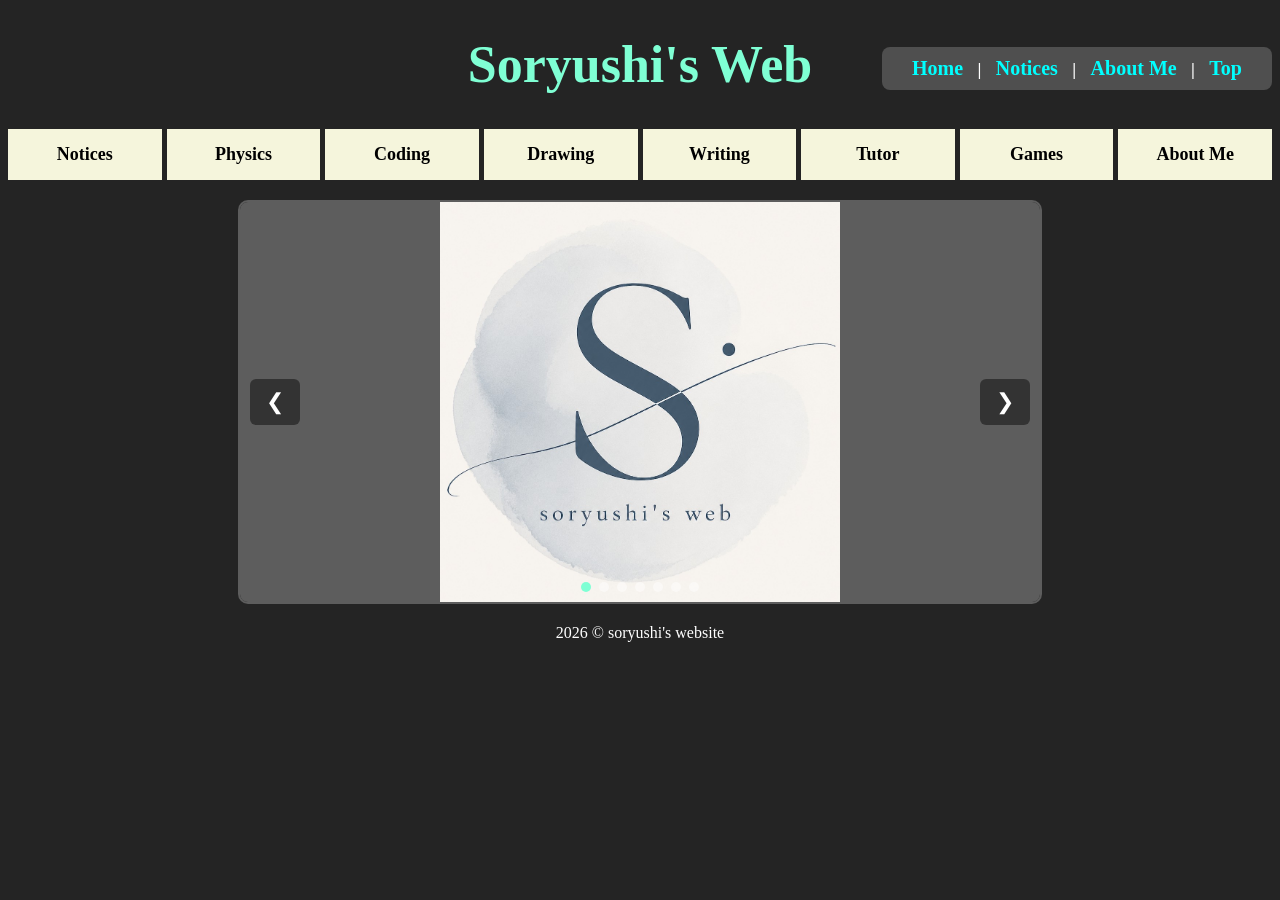
<file: index.html>
<!DOCTYPE html>
<html>
    <head>
        <meta charset="UTF-8" />
		<title>Soryushi's Web</title>
        <link rel="icon" href="favicon.ico" type="image/icon">

        <link rel="stylesheet" href="css/style.css">
        <style type="text/css">
            

        </style>
    </head>

    <body>
        <header>
            <h1>Soryushi's Web</h1>

            <nav class="nav-header">
                <a class="a-header" href="./index.html">Home</a> | 
                <a class="a-header" href="./Notice/index.html">Notices</a> |
                <a class="a-header" href="aboutMe/index.html">About Me</a> |  
                <a class="a-header" href="#">Top</a>
            </nav>
        </header>

        <nav class="nav-headlink">
            <a class="a-headlink" href="./Notice/index.html">Notices</a>
            <a class="a-headlink" href="./Physics/index.html">Physics</a>
            <a class="a-headlink" href="./Coding/index.html">Coding</a>
            <a class="a-headlink" href="./Drawing/index.html">Drawing</a>
            <a class="a-headlink" href="./Writing/index.html">Writing</a>
            <a class="a-headlink" href="./aboutMe/index.html#5">Tutor</a>
            <a class="a-headlink" href="./game/index.html">Games</a>
            <a class="a-headlink" href="./aboutMe/index.html">About Me</a>
        </nav>

        <div class="head-slider" id="slider">
            <div class="head-slider-track" id="sliderTrack">
                <img src="./img/headimg/1.png" class="img-head">
                <img src="./img/headimg/2.png" class="img-head">
                <img src="./img/headimg/3.png" class="img-head">
                <img src="./img/headimg/4.png" class="img-head">
                <img src="./img/headimg/5.png" class="img-head">
                <img src="./img/headimg/6.png" class="img-head">
                <img src="./img/headimg/7.png" class="img-head">
            </div>

            <button class="slider-btn slider-btn-left"  id="btnLeft">&#10094;</button>
            <button class="slider-btn slider-btn-right" id="btnRight">&#10095;</button>
            <div class="slider-dots" id="sliderDots"></div>
        </div>
        <script src="js/slider.js"></script>
        

        <script>
            

        </script>

        <footer>
            <p>2026 © soryushi's website</p>
        </footer> 

    </body>
</html>
</file>
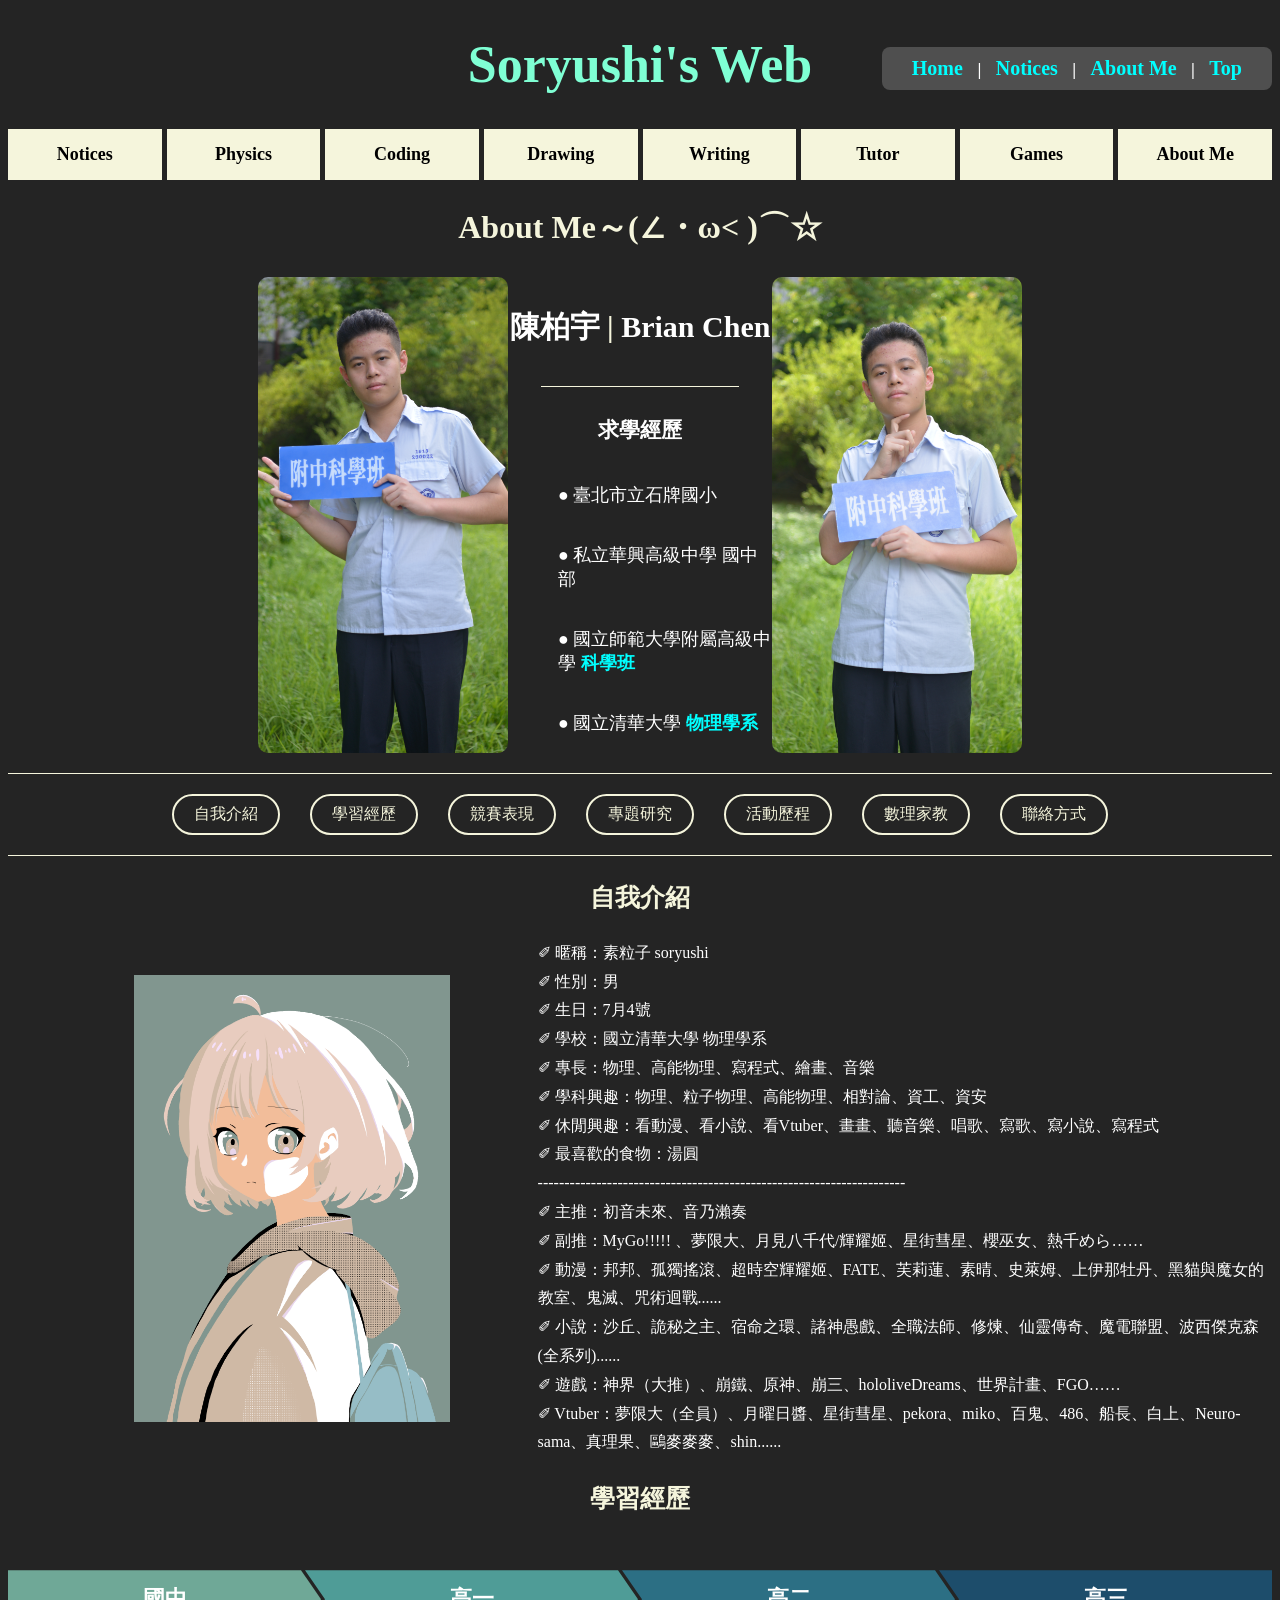
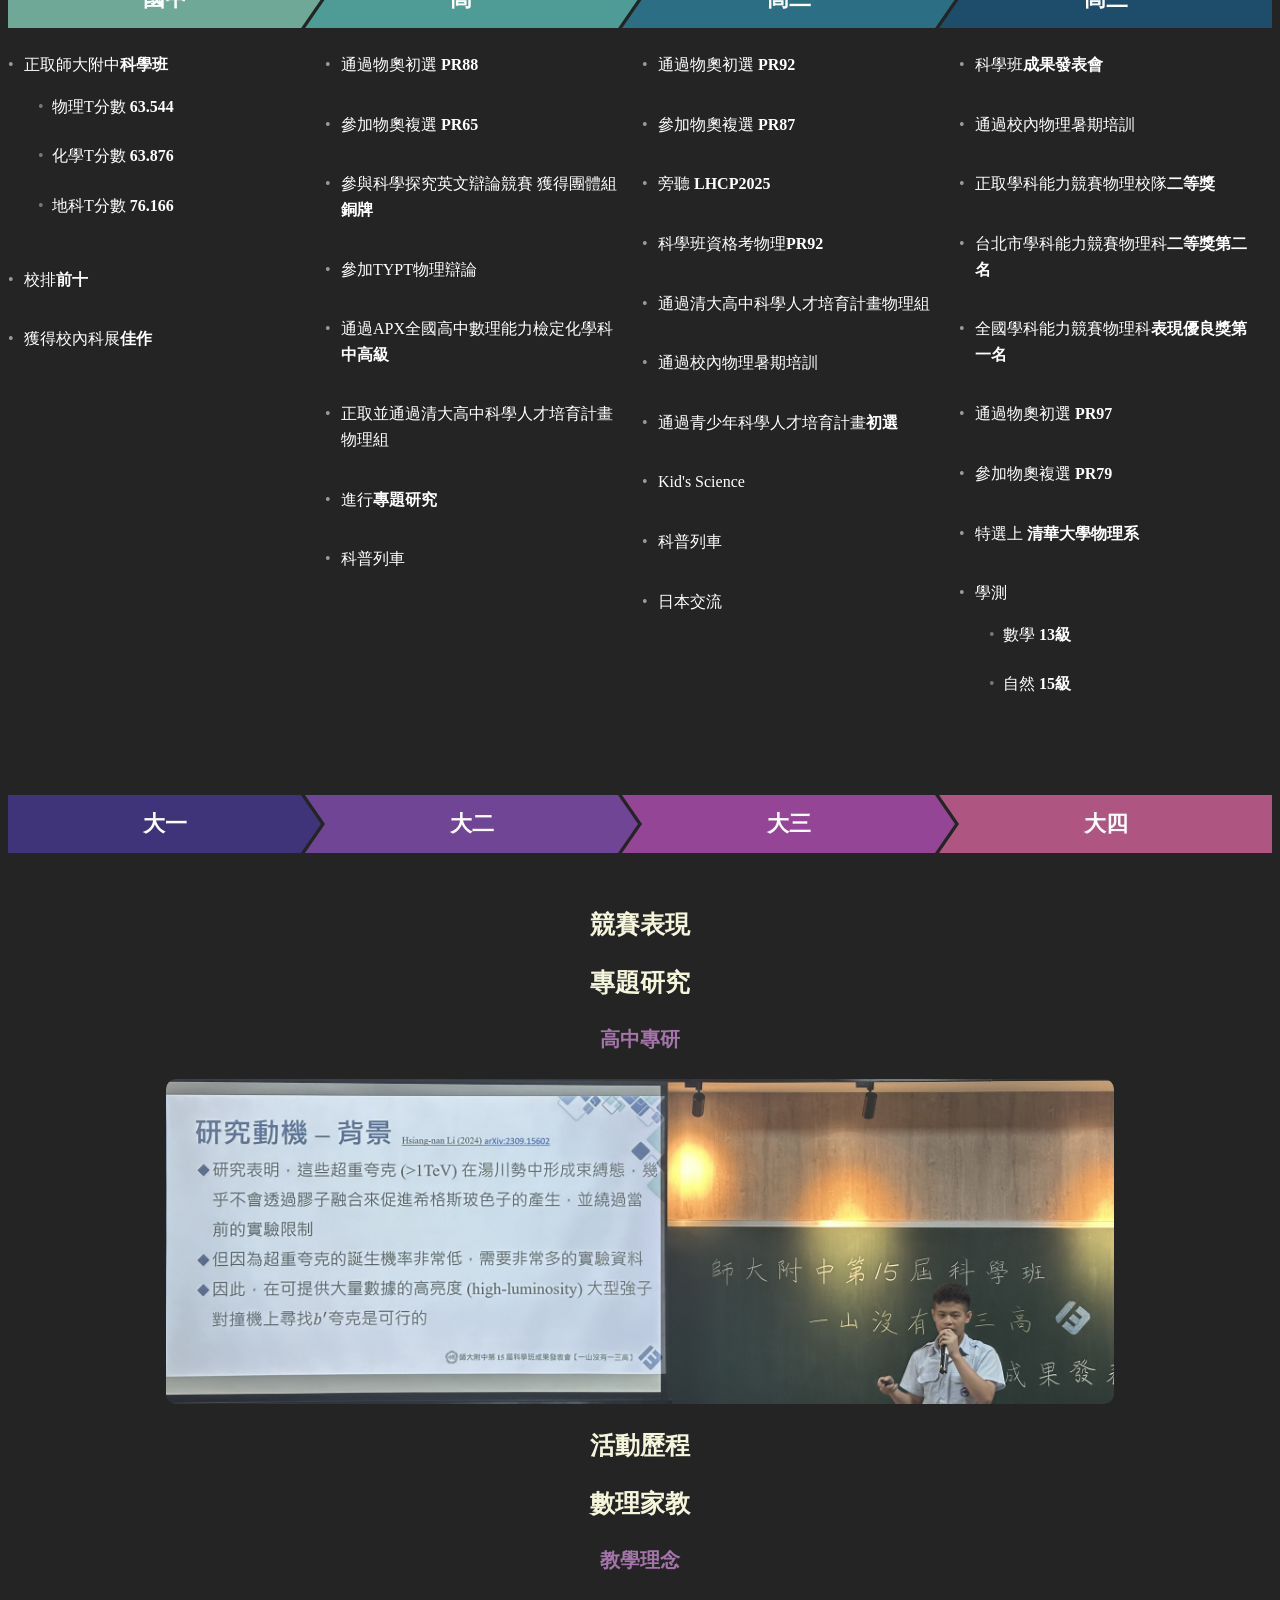
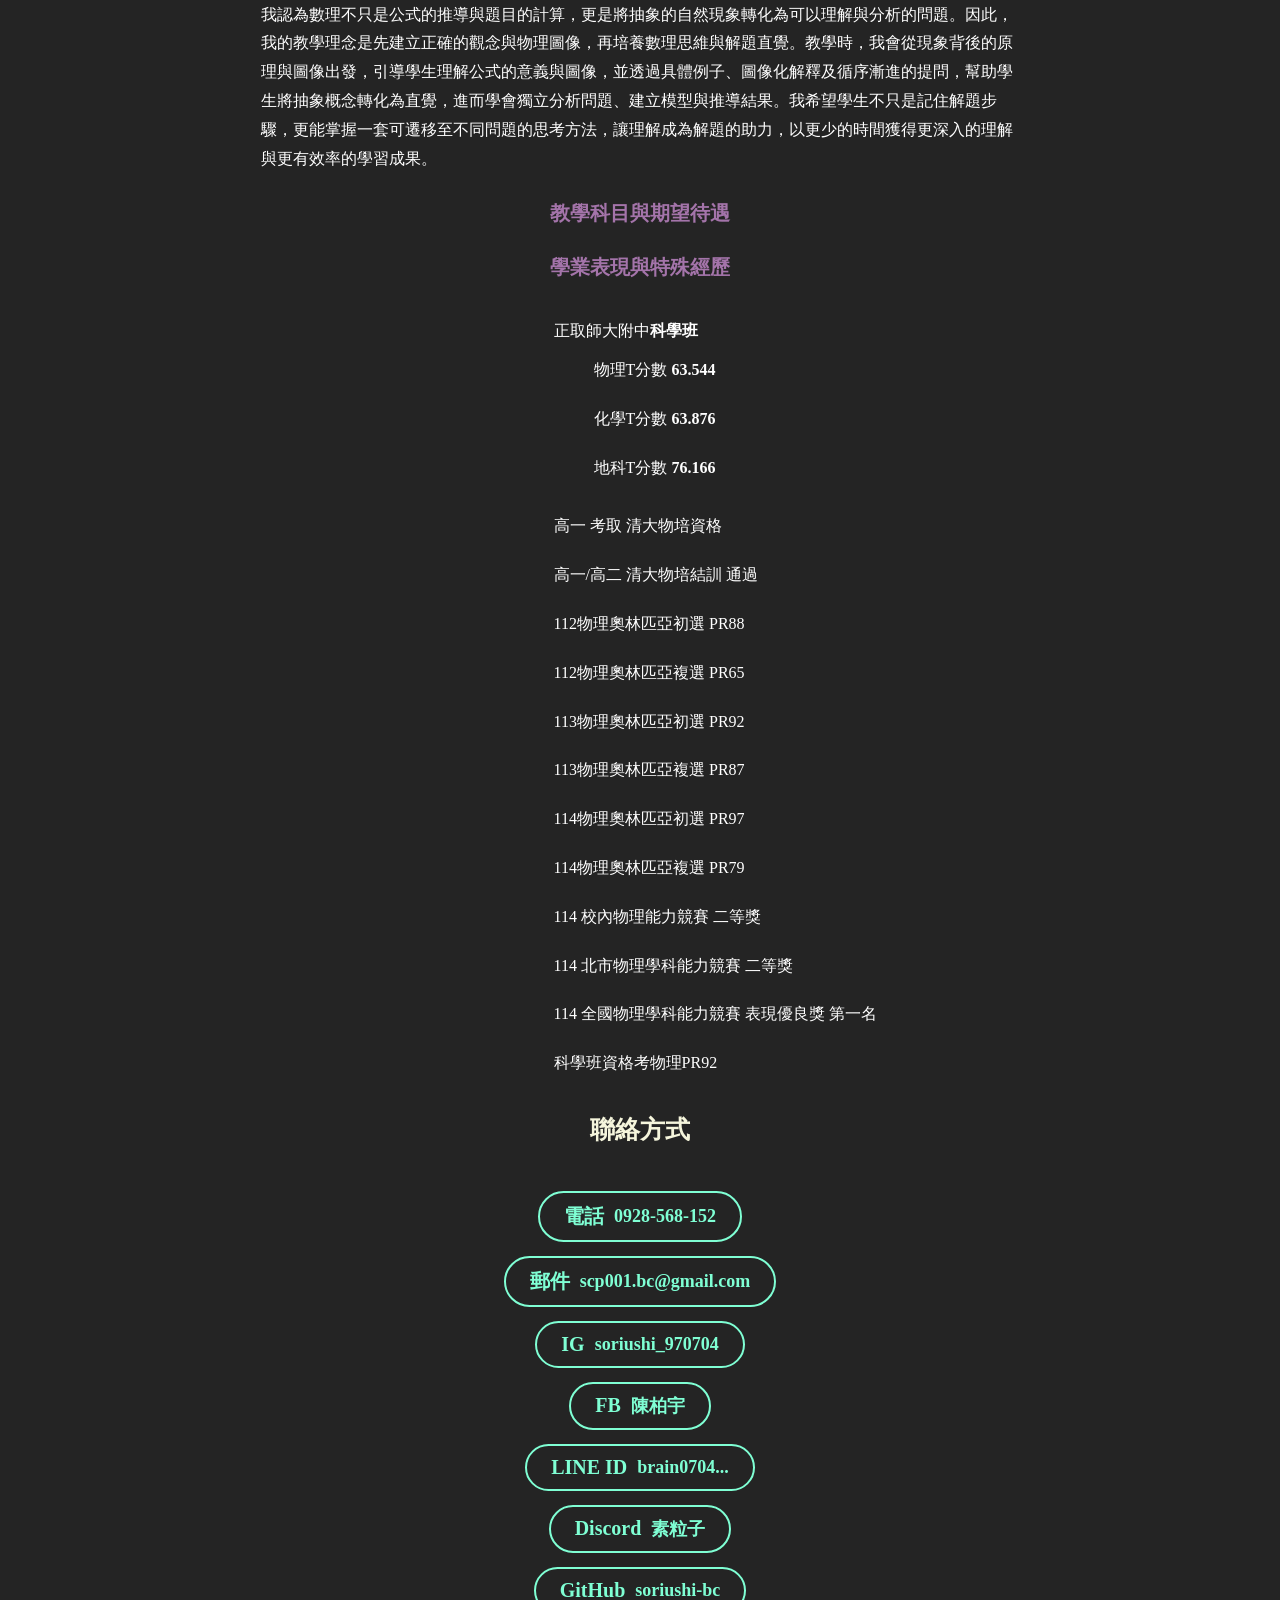
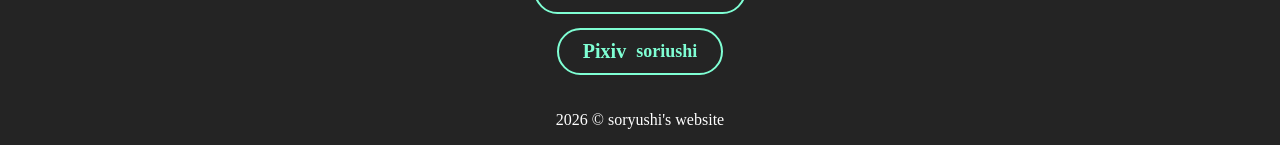
<file: aboutMe/index.html>
<!DOCTYPE html>
<html>
    <head>
        <meta charset="UTF-8" />
		<title>Soryushi's Web</title>
        <link rel="icon" href="../favicon.ico" type="image/icon">

        <link rel="stylesheet" href="../css/style.css">
        <style type="text/css">
            

        </style>
    </head>

    <body>
        <header>
            <h1>Soryushi's Web</h1>

            <nav class="nav-header">
                <a class="a-header" href="../index.html">Home</a> | 
                <a class="a-header" href="../Notice/index.html">Notices</a> |
                <a class="a-header" href="./index.html">About Me</a> |  
                <a class="a-header" href="#">Top</a>
            </nav>
        </header>

        <nav class="nav-headlink">
            <a class="a-headlink" href="../Notice/index.html">Notices</a>
            <a class="a-headlink" href="../Physics/index.html">Physics</a>
            <a class="a-headlink" href="../Coding/index.html">Coding</a>
            <a class="a-headlink" href="../Drawing/index.html">Drawing</a>
            <a class="a-headlink" href="../Writing/index.html">Writing</a>
            <a class="a-headlink" href="#5">Tutor</a>
            <a class="a-headlink" href="../game/index.html">Games</a>
            <a class="a-headlink" href="./index.html">About Me</a>
        </nav>

        <h2>About Me～(∠・ω< )⌒☆</h2>


        <div class="me-layout">
            <img src="../img/AboutMe/me1.png" class="img-me">

            <div class="me-text">
                <h3 style="font-size: 30px;">陳柏宇 <span style="color: beige;">|</span> Brian Chen</h3>
                <hr style="border: none; border-top: 1.5px solid beige; width: 75%; margin: 8px 0;">
                <h3>求學經歷</h3>
                <div class="me-text2">
                    <p>● 臺北市立石牌國小</p>
                    <p>● 私立華興高級中學 國中部</p>
                    <p>● 國立師範大學附屬高級中學 <span style="color: aqua; font-weight: bold;">科學班</span></p>
                    <p>● 國立清華大學 <span style="color: aqua; font-weight: bold;">物理學系</span></p>
                </div>

            </div>
            
            <img src="../img/AboutMe/me2.png" class="img-me">
        </div>

        <hr style="border: none; border-top: 1.5px solid beige ;margin: 20px 0;">
        <nav class="nav-me">
            <a class="a-me" href="#0">自我介紹</a>
            <a class="a-me" href="#1">學習經歷</a>
            <a class="a-me" href="#2">競賽表現</a>
            <a class="a-me" href="#3">專題研究</a>
            <a class="a-me" href="#4">活動歷程</a>
            <a class="a-me" href="#5">數理家教</a>
            <a class="a-me" href="#6">聯絡方式</a>
        </nav>
        <hr style="border: none; border-top: 1.5px solid beige ;margin: 20px 0;">


        <h3 class="h3-me-title" id="0">自我介紹</h3>
            <div  style="display: flex; align-items: center; gap: 24px;">
                <img style="width: 25%; margin-left: 10%;" src="../img/AboutMe/oc頭像2.png">
                <div style="line-height: 1.8; font-size: 16px; margin-left: 5%;" >
                    <div>✐ 暱稱：素粒子 soryushi</div>
                    <div>✐ 性別：男</div>
                    <div>✐ 生日：7月4號</div>
                    <div>✐ 學校：國立清華大學 物理學系</div>
                    <div>✐ 專長：物理、高能物理、寫程式、繪畫、音樂</div>
                    <div>✐ 學科興趣：物理、粒子物理、高能物理、相對論、資工、資安</div>
                    <div>✐ 休閒興趣：看動漫、看小說、看Vtuber、畫畫、聽音樂、唱歌、寫歌、寫小說、寫程式</div>
                    <div>✐ 最喜歡的食物：湯圓</div>
                    <div>---------------------------------------------------------------------</div>
                    <div>✐ 主推：初音未來、音乃瀨奏</div>
                    <div>✐ 副推：MyGo!!!!! 、夢限大、月見八千代/輝耀姬、星街彗星、櫻巫女、熱千めら……</div>
                    <div>✐ 動漫：邦邦、孤獨搖滾、超時空輝耀姬、FATE、芙莉蓮、素晴、史萊姆、上伊那牡丹、黑貓與魔女的教室、鬼滅、咒術迴戰......</div>
                    <div>✐ 小說：沙丘、詭秘之主、宿命之環、諸神愚戲、全職法師、修煉、仙靈傳奇、魔電聯盟、波西傑克森(全系列)......</div>
                    <div>✐ 遊戲：神界（大推）、崩鐵、原神、崩三、hololiveDreams、世界計畫、FGO……</div>
                    <div>✐ Vtuber：夢限大（全員）、月曜日醬、星街彗星、pekora、miko、百鬼、486、船長、白上、Neuro-sama、真理果、鷗麥麥麥、shin......</div>
                </div>
            </div>


        <h3 class="h3-me-title" id="1">學習經歷</h3>
            <div class="timeline">
                <div class="timeline-col">
                    <div class="timeline-header header-1">國中</div>
                    <ul class="timeline-list">
                        <li>正取師大附中<b>科學班</b>
                            <ul>
                                <li>物理T分數 <b>63.544</b></li>
                                <li>化學T分數 <b>63.876</b></li>
                                <li>地科T分數 <b>76.166</b></li>
                            </ul>
                        </li>
                        <li>校排<b>前十</b></li>
                        <li>獲得校內科展<b>佳作</b></li>
                    </ul>
                </div>

                <div class="timeline-col">
                    <div class="timeline-header header-2">高一</div>
                    <ul class="timeline-list">
                        <li>通過物奧初選 <b>PR88</b></li>
                        <li>參加物奧複選 <b>PR65</b></li>
                        <li>參與科學探究英文辯論競賽 獲得團體組<b>銅牌</b></li>
                        <li>參加TYPT物理辯論</li>
                        <li>通過APX全國高中數理能力檢定化學科<b>中高級</b></li>
                        <li>正取並通過清大高中科學人才培育計畫物理組</li>
                        <li>進行<b>專題研究</b></li>
                        <li>科普列車</li>
                    </ul>
                </div>

                <div class="timeline-col">
                    <div class="timeline-header header-3">高二</div>
                    <ul class="timeline-list">
                        <li>通過物奧初選 <b>PR92</b></li>
                        <li>參加物奧複選 <b>PR87</b></li>
                        <li>旁聽 <b>LHCP2025</b></li>
                        <li>科學班資格考物理<b>PR92</b></li>
                        <li>通過清大高中科學人才培育計畫物理組</li>
                        <li>通過校內物理暑期培訓</li>
                        <li>通過青少年科學人才培育計畫<b>初選</b></li>
                        <li>Kid's Science</li>
                        <li>科普列車</li>
                        <li>日本交流</li>
                    </ul>
                </div>

                <div class="timeline-col">
                    <div class="timeline-header header-4">高三</div>
                    <ul class="timeline-list">
                        <li>科學班<b>成果發表會</b></li>
                        <li>通過校內物理暑期培訓</li>
                        <li>正取學科能力競賽物理校隊<b>二等獎</b></li>
                        <li>台北市學科能力競賽物理科<b>二等獎第二名</b></li>
                        <li>全國學科能力競賽物理科<b>表現優良獎第一名</b></li>
                        <li>通過物奧初選 <b>PR97</b></li>
                        <li>參加物奧複選 <b>PR79</b></li>
                        <li>特選上 <b>清華大學物理系</b></li>
                        <li>學測
                            <ul>
                                <li>數學 <b>13級</b></li>
                                <li>自然 <b>15級</b></li>
                            </ul>
                        </li>
                    </ul>
                </div>
            </div>
            <div class="timeline">
                <div class="timeline-col">
                    <div class="timeline-header header-5">大一</div>
                    
                </div>

                <div class="timeline-col">
                    <div class="timeline-header header-6">大二</div>
                    
                </div>

                <div class="timeline-col">
                    <div class="timeline-header header-7">大三</div>
                    
                </div>

                <div class="timeline-col">
                    <div class="timeline-header header-8">大四</div>
                    
                </div>
            </div>
        

        <h3 class="h3-me-title" id="2">競賽表現</h3>



        <h3 class="h3-me-title" id="3">專題研究</h3>
            <h4>高中專研</h4>
            <img style="width: 75%; display: block; margin: 0 auto;" src="../img/AboutMe/project1.png" class="img-me">
        
        


        <h3 class="h3-me-title" id="4">活動歷程</h3>     



        <h3 class="h3-me-title" id="5">數理家教</h3>

            <h4>教學理念</h4>
                <div  style="line-height: 1.8; font-size: 16px; margin-left: 20%; margin-right: 20%;">
                我認為數理不只是公式的推導與題目的計算，更是將抽象的自然現象轉化為可以理解與分析的問題。因此，我的教學理念是先建立正確的觀念與物理圖像，再培養數理思維與解題直覺。教學時，我會從現象背後的原理與圖像出發，引導學生理解公式的意義與圖像，並透過具體例子、圖像化解釋及循序漸進的提問，幫助學生將抽象概念轉化為直覺，進而學會獨立分析問題、建立模型與推導結果。我希望學生不只是記住解題步驟，更能掌握一套可遷移至不同問題的思考方法，讓理解成為解題的助力，以更少的時間獲得更深入的理解與更有效率的學習成果。
                </div>


            <h4>教學科目與期望待遇</h4>

            <!-- <div style="line-height: 1.8; font-size: 16px; margin-left: 20%;" >
                    <div>國中：</div>
                        <div style="margin-left: 30px;">數學</div>
                        <div style="margin-left: 30px;">理化</div>

                    <div>高中：</div>
                        <div style="margin-left: 30px;">數學</div>
                        <div style="margin-left: 30px;">物理</div>
                        <div style="margin-left: 30px;">化學</div>

                    <div>物奧培訓：</div>
                </div> -->
            
            <h4>學業表現與特殊經歷</h4>
                <div  style="line-height: 1.8; font-size: 16px; margin-left: 40%;">
                    <ul>   
                        <li>正取師大附中<b>科學班</b>
                            <ul>
                                <li>物理T分數 <b>63.544</b></li>
                                <li>化學T分數 <b>63.876</b></li>
                                <li>地科T分數 <b>76.166</b></li>
                            </ul>
                        </li>
                        <li>高一 考取 清大物培資格</li>
                        <li>高一/高二 清大物培結訓 通過</li>
                        <li>112物理奧林匹亞初選 PR88</li>
                        <li>112物理奧林匹亞複選 PR65
                        <li>113物理奧林匹亞初選 PR92</li>
                        <li>113物理奧林匹亞複選 PR87</li>
                        <li>114物理奧林匹亞初選 PR97</li>
                        <li>114物理奧林匹亞複選 PR79</li>
                        <li>114 校內物理能力競賽 二等獎</li>
                        <li>114 北市物理學科能力競賽 二等獎</li>
                        <li>114 全國物理學科能力競賽 表現優良獎 第一名</li>
                        <li>科學班資格考物理PR92</li>
                    </ul>
                </div>
            

            
            
        <h3 class="h3-me-title" id="6">聯絡方式</h3>
            <div class="contact-list">
                <a class="contact-item" href="tel:+886928568152">
                    <span class="contact-icon">電話</span>
                    <span>0928-568-152</span>
                </a>
                <a class="contact-item" href="mailto:scp001.bc@gmail.com">
                    <span class="contact-icon">郵件</span>
                    <span>scp001.bc@gmail.com</span>
                </a>

                <a class="contact-item" href="https://www.instagram.com/soriushi_970704" target="_blank">
                    <span class="contact-icon">IG</span>
                    <span>soriushi_970704</span>
                </a>

                <a class="contact-item" href="https://www.facebook.com/brian0704" target="_blank">
                    <span class="contact-icon">FB</span>
                    <span>陳柏宇</span>
                </a>

                <a class="contact-item" href="https://line.me/ti/p/0j2or_krEK" target="_blank">
                    <span class="contact-icon">LINE ID</span>
                    <span>brain0704...</span>
                </a>

                <a class="contact-item" href="https://discord.com/users/brian_0704" target="_blank">
                    <span class="contact-icon">Discord</span>
                    <span>素粒子</span>
                </a>

                <a class="contact-item" href="https://github.com/soriushi-bc" target="_blank">
                    <span class="contact-icon">GitHub</span>
                    <span>soriushi-bc</span>
                </a>

                <a class="contact-item" href="https://www.pixiv.net/users/127388073" target="_blank">
                    <span class="contact-icon">Pixiv</span>
                    <span>soriushi</span>
                </a>
            </div>



        <footer>
            <p>2026 © soryushi's website</p>
        </footer> 

    </body>
</html>
</file>
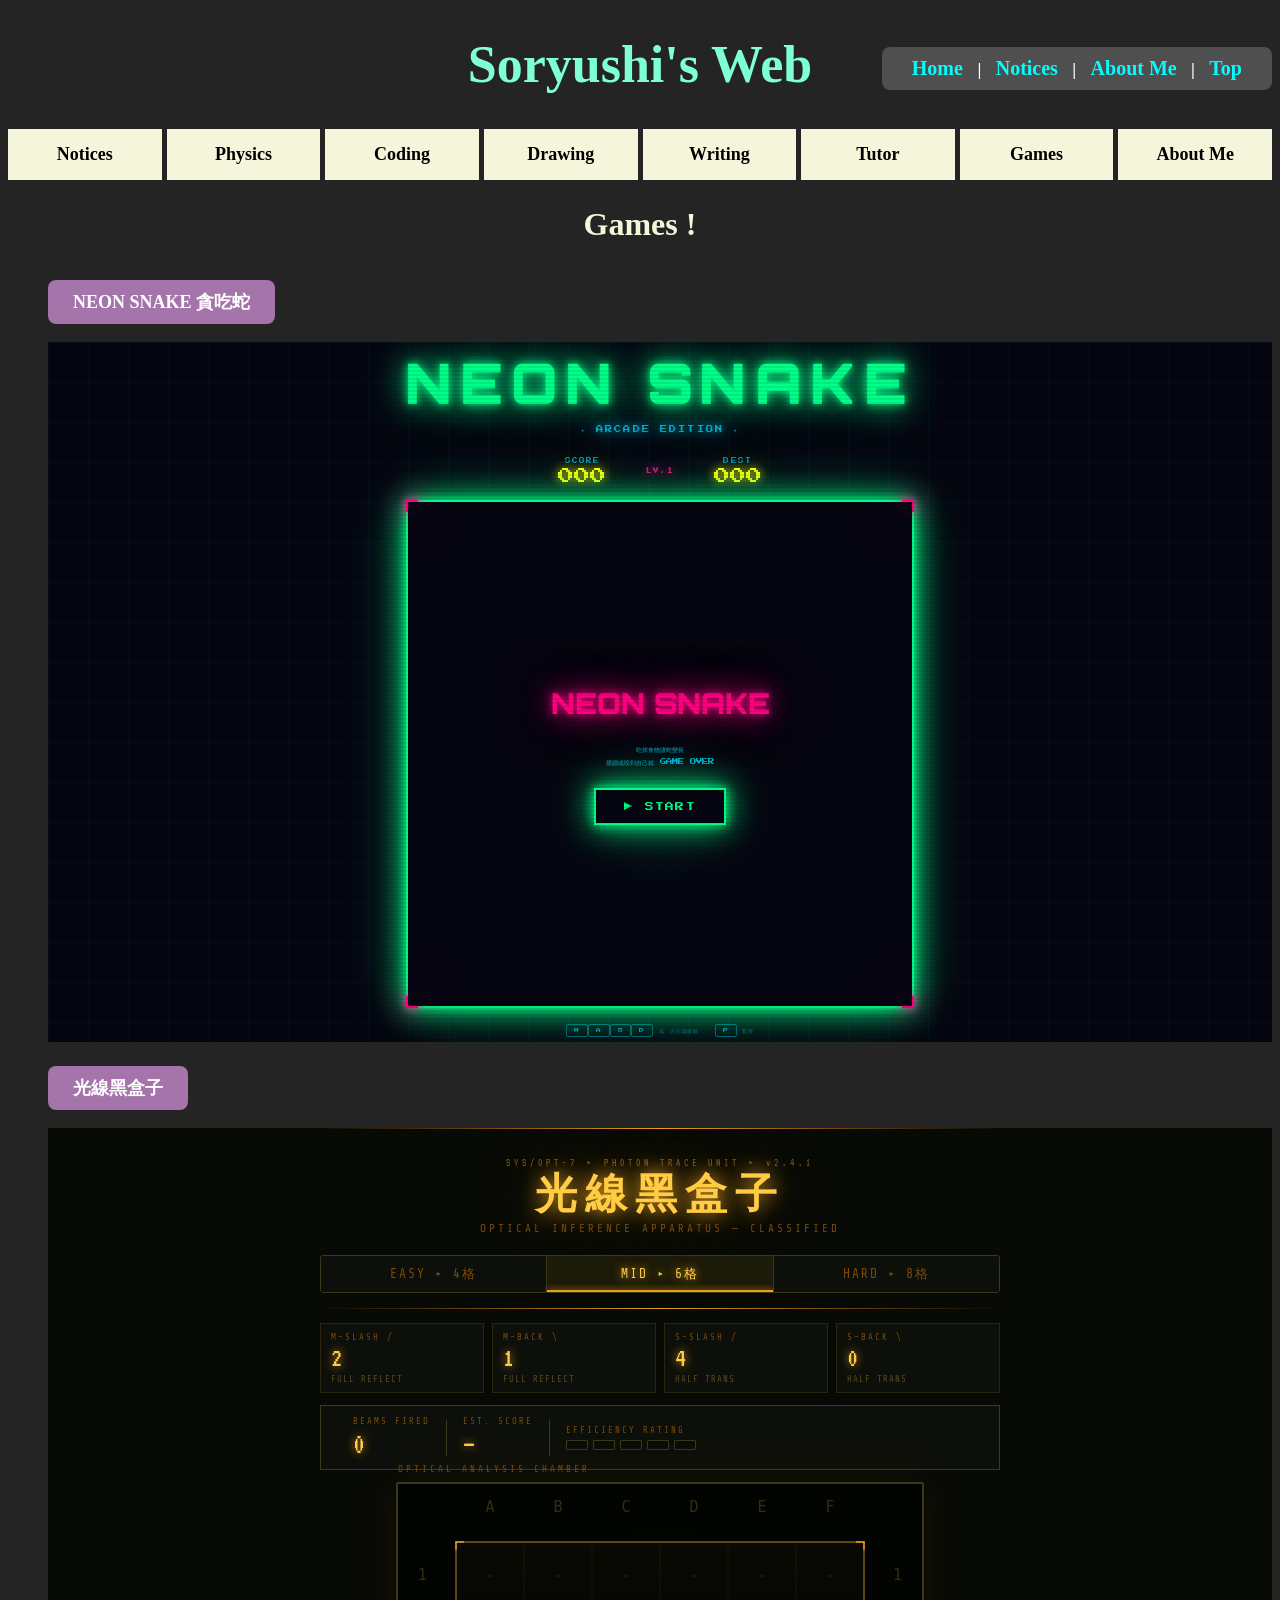
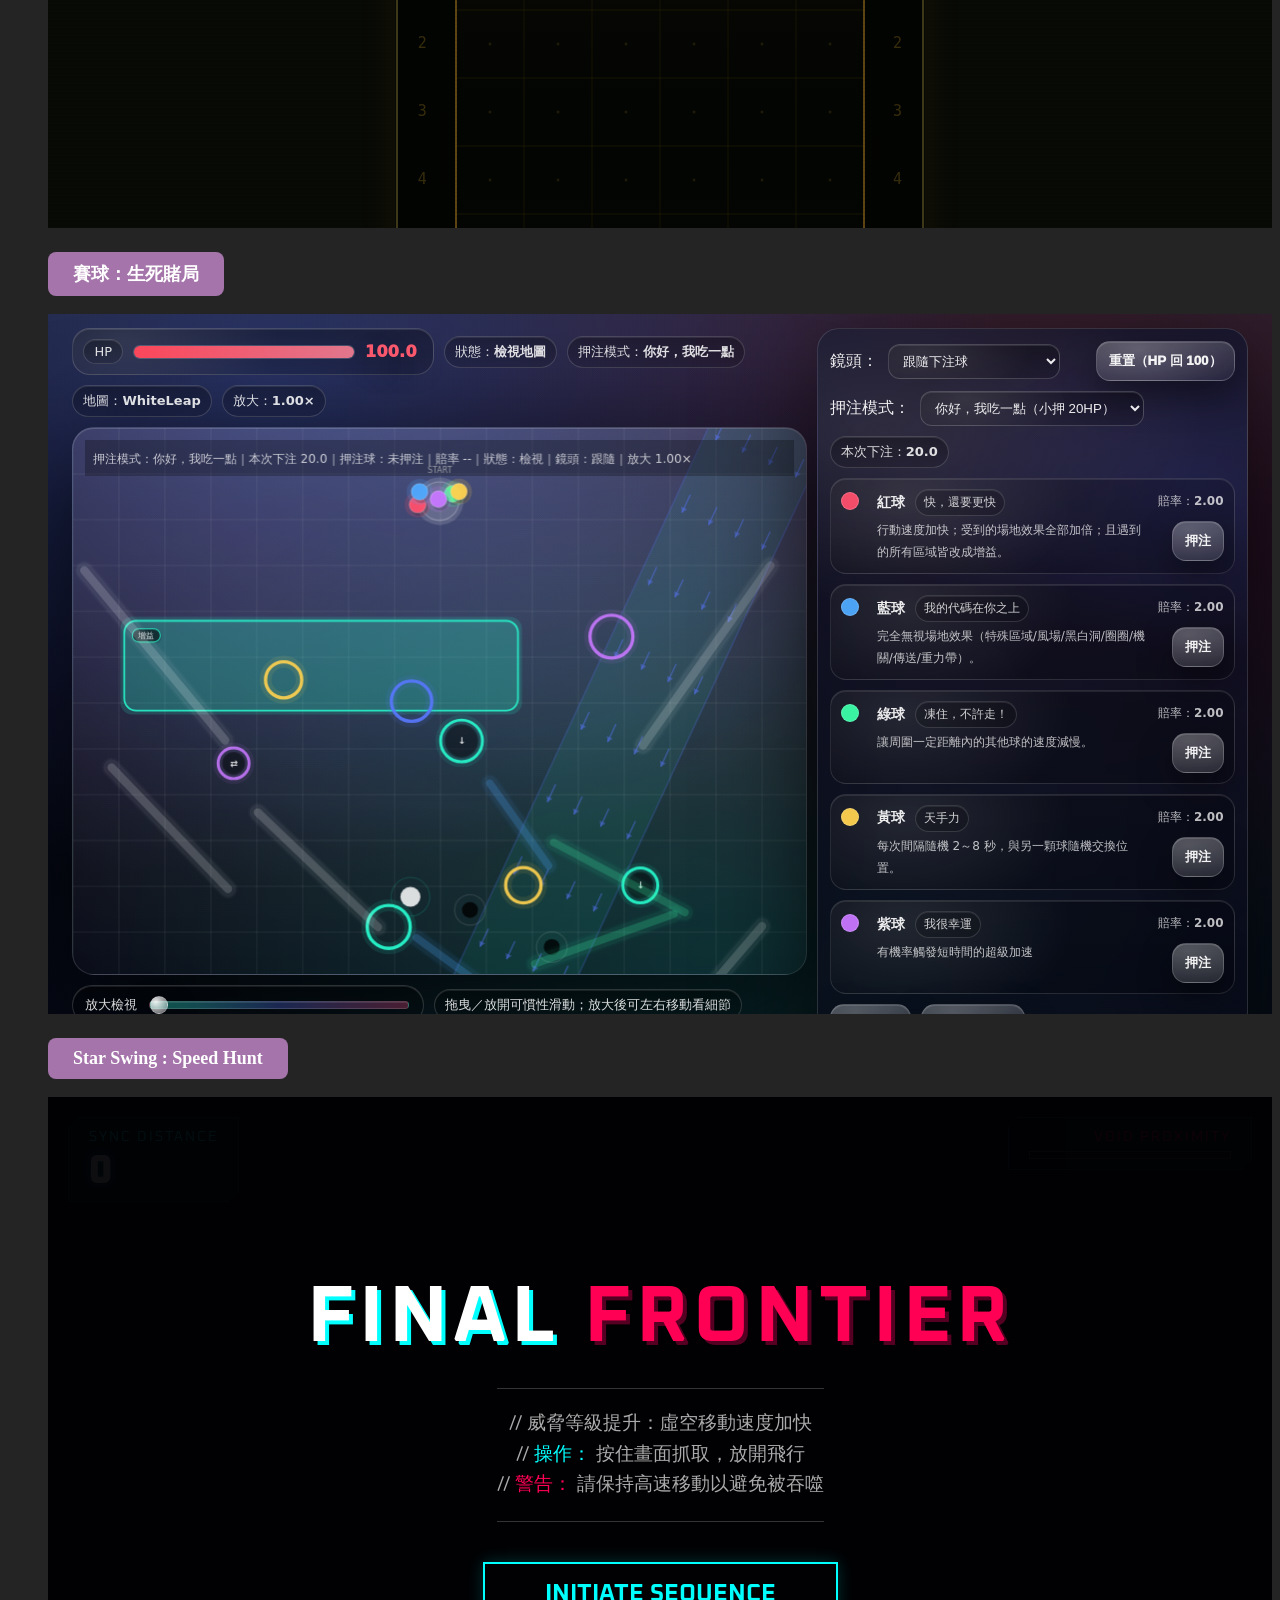
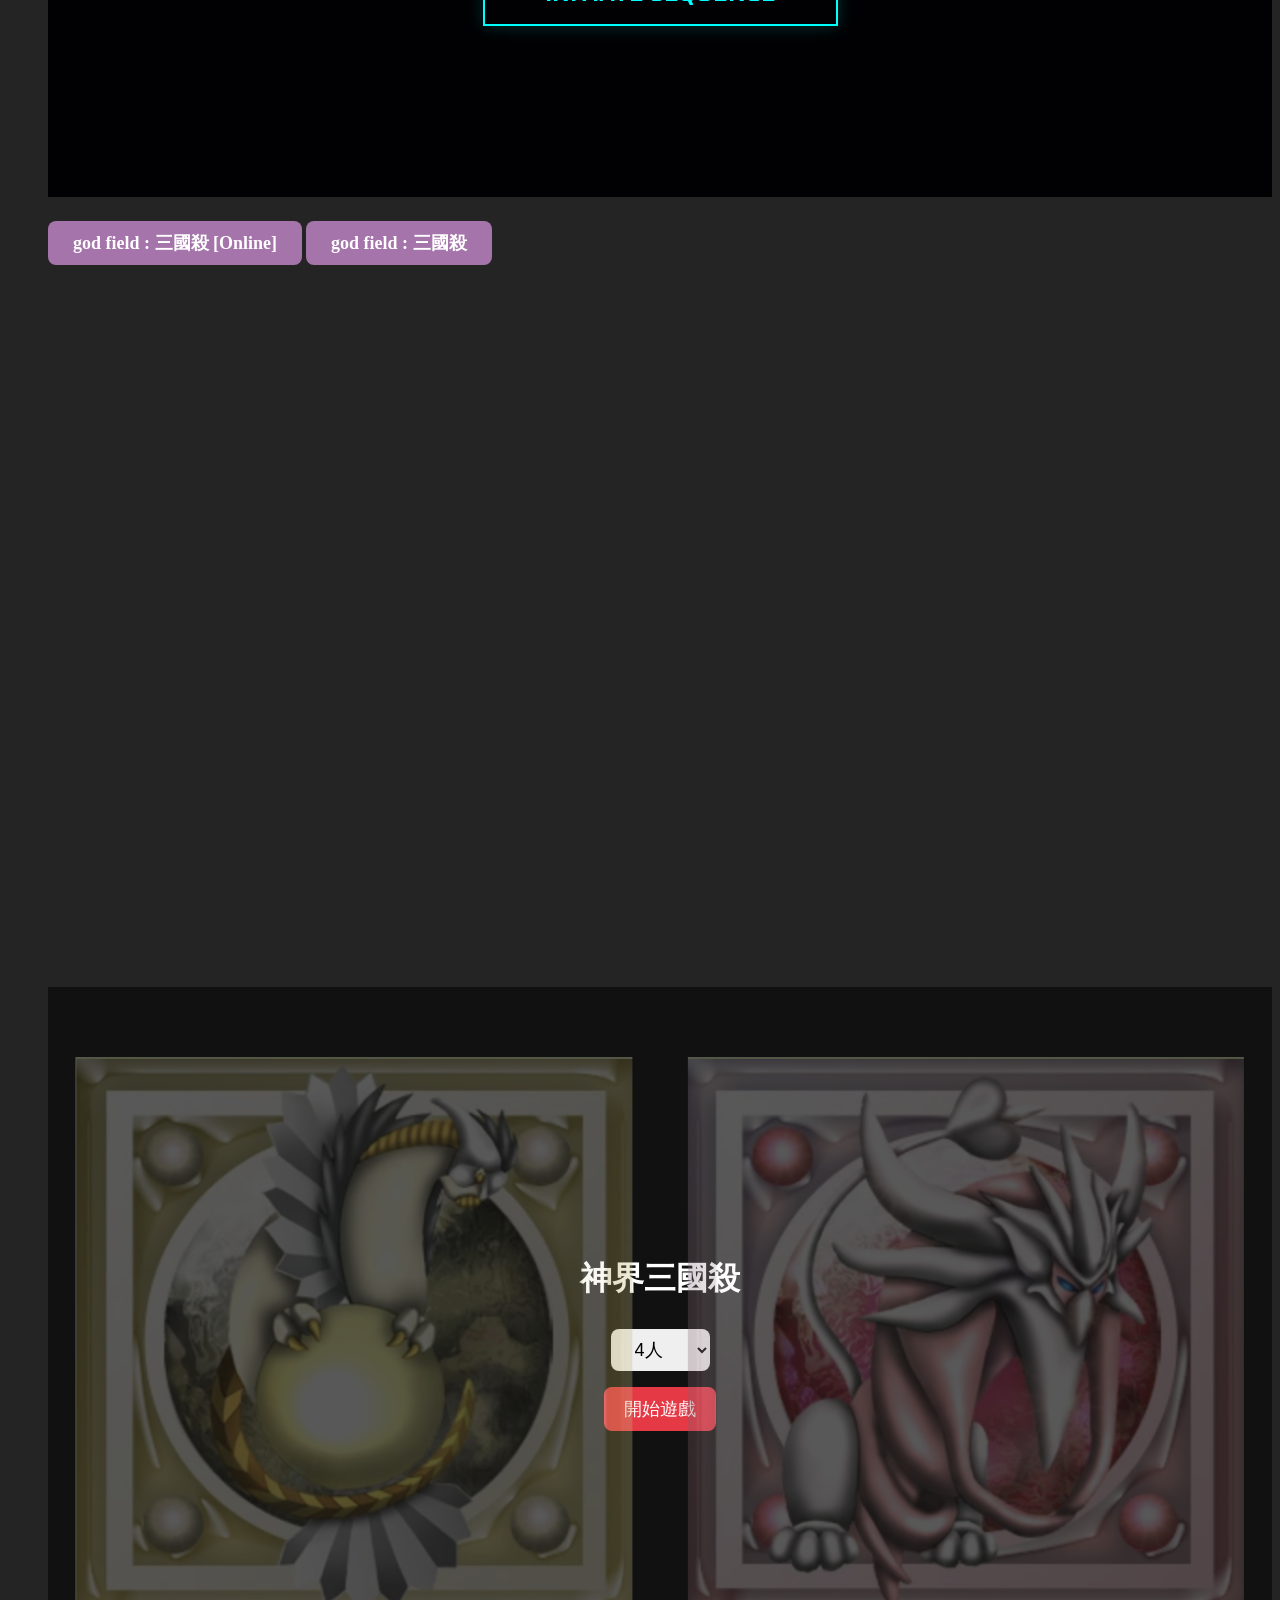
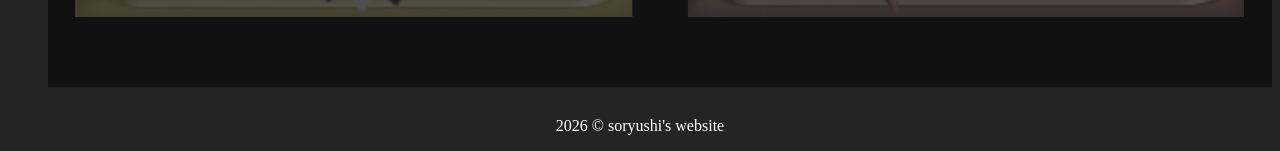
<file: game/index.html>
<!DOCTYPE html>
<html>
    <head>
        <meta charset="UTF-8" />
		<title>Soryushi's Web</title>
        <link rel="icon" href="../favicon.ico" type="image/icon">

        <link rel="stylesheet" href="../css/style.css">
        <style type="text/css">
            

        </style>
    </head>

    <body>
        <header>
            <h1>Soryushi's Web</h1>

            <nav class="nav-header">
                <a class="a-header" href="../index.html">Home</a> | 
                <a class="a-header" href="../Notice/index.html">Notices</a> |
                <a class="a-header" href="../aboutMe/index.html">About Me</a> |  
                <a class="a-header" href="#">Top</a>
            </nav>
        </header>

        <nav class="nav-headlink">
            <a class="a-headlink" href="../Notice/index.html">Notices</a>
            <a class="a-headlink" href="../Physics/index.html">Physics</a>
            <a class="a-headlink" href="../Coding/index.html">Coding</a>
            <a class="a-headlink" href="../Drawing/index.html">Drawing</a>
            <a class="a-headlink" href="../Writing/index.html">Writing</a>
            <a class="a-headlink" href="../aboutMe/index.html#5">Tutor</a>
            <a class="a-headlink" href="./index.html">Games</a>
            <a class="a-headlink" href="../aboutMe/index.html">About Me</a>
        </nav>

        <h2>Games !</h2>

        <ul>
            <li>
                <a class="a-game" target="_blank" href="./Web_Game_4/index.html">NEON SNAKE 貪吃蛇</a>
                <br><br />
                <iframe class="iframe-game" src="./Web_Game_4/index.html"></iframe>
            </li>
            <li>
                <a class="a-game" target="_blank" href="./Web_Game_5/index.html">光線黑盒子</a>
                <br><br />
                <iframe class="iframe-game" src="./Web_Game_5/index.html"></iframe>
            </li>
            <li>
                <a class="a-game" target="_blank" href="./Web_Game_2/index.html">賽球：生死賭局</a>
                <br><br />
                <iframe class="iframe-game" src="./Web_Game_2/index.html"></iframe>
            </li>
            <li>
                <a class="a-game" target="_blank" href="./Web_Game_1/index.html">Star Swing : Speed Hunt</a>
                <br><br />
                <iframe class="iframe-game" src="./Web_Game_1/index.html"></iframe>
            </li>
            <li>
                <a class="a-game" target="_blank" href="https://holy-violet-0293.scp001-bc.workers.dev/">god field : 三國殺 [Online]</a>
                <a class="a-game" target="_blank" href="./Web_Game_3/index.html">god field : 三國殺</a>
                <br><br />
                <iframe class="iframe-game" src="https://holy-violet-0293.scp001-bc.workers.dev/"></iframe>
                
                <iframe class="iframe-game" src="./Web_Game_3/index.html"></iframe>
            </li>
        </ul>



        <footer>
            <p>2026 © soryushi's website</p>
        </footer> 

    </body>
</html>
</file>
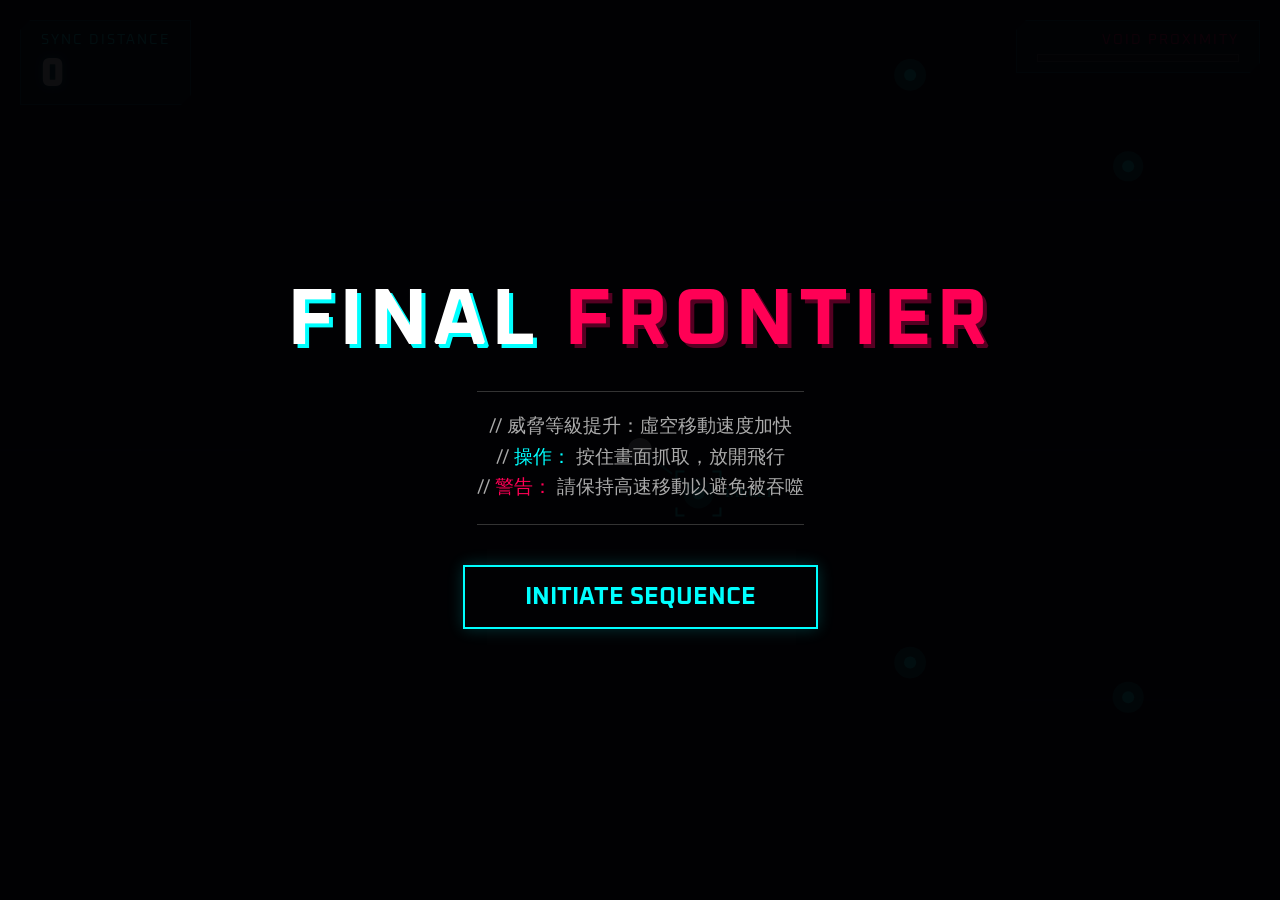
<file: game/Web_Game_1/index.html>
<!DOCTYPE html>
<html lang="zh-TW">
<head>
    <meta charset="UTF-8">
    <meta name="viewport" content="width=device-width, initial-scale=1.0, maximum-scale=1.0, user-scalable=no">
    <title>星際擺盪：極速獵殺 (HUNTER MODE)</title>
    <style>
        @import url('https://fonts.googleapis.com/css2?family=Oxanium:wght@400;700;800&display=swap');

        body {
            margin: 0;
            overflow: hidden;
            background-color: #020204;
            font-family: 'Oxanium', cursive;
            touch-action: none;
            user-select: none;
        }

        #game-container {
            position: relative;
            width: 100vw;
            height: 100vh;
            overflow: hidden;
        }

        canvas {
            display: block;
        }

        #ui-layer {
            position: absolute;
            top: 0;
            left: 0;
            width: 100%;
            height: 100%;
            pointer-events: none;
            padding: 20px;
            box-sizing: border-box;
            z-index: 10;
            display: flex;
            flex-direction: column;
            justify-content: space-between;
        }

        .hud-header {
            display: flex;
            justify-content: space-between;
            align-items: flex-start;
        }

        .hud-box {
            background: rgba(0, 20, 40, 0.6);
            border: 1px solid rgba(0, 255, 255, 0.3);
            padding: 10px 20px;
            backdrop-filter: blur(4px);
            clip-path: polygon(10px 0, 100% 0, 100% calc(100% - 10px), calc(100% - 10px) 100%, 0 100%, 0 10px);
        }

        .label {
            font-size: 0.9rem;
            color: #00ffff;
            letter-spacing: 2px;
            text-transform: uppercase;
            margin-bottom: 5px;
        }

        .value {
            font-size: 2.5rem;
            color: #fff;
            font-weight: 800;
            text-shadow: 0 0 10px rgba(0, 255, 255, 0.5);
            line-height: 1;
        }

        .threat-meter {
            width: 200px;
            height: 6px;
            background: #111;
            border: 1px solid #555;
            position: relative;
            overflow: hidden;
        }
        .threat-fill {
            height: 100%;
            background: linear-gradient(90deg, #ff0055, #ff5500);
            width: 0%;
            transition: width 0.1s;
            box-shadow: 0 0 10px #ff0055;
        }
        .threat-fill.critical {
            animation: pulse-red 0.5s infinite alternate;
        }

        @keyframes pulse-red {
            from { background: #ff0055; box-shadow: 0 0 10px #ff0055; }
            to { background: #ffaaaa; box-shadow: 0 0 20px #ff0055; }
        }

        #vignette {
            position: absolute;
            top: 0;
            left: 0;
            width: 100%;
            height: 100%;
            pointer-events: none;
            z-index: 5;
            background: radial-gradient(circle, transparent 60%, rgba(255, 0, 85, 0) 100%);
            transition: background 0.2s;
        }

        #cinematic-overlay {
            position: absolute;
            top: 40%;
            left: 50%;
            transform: translate(-50%, -50%);
            text-align: center;
            width: 100%;
            pointer-events: none;
            z-index: 20;
        }

        .cine-text {
            font-size: 4rem;
            font-weight: 800;
            color: #fff;
            text-transform: uppercase;
            letter-spacing: 10px;
            text-shadow: 0 0 20px rgba(255, 255, 255, 0.8);
            opacity: 0;
            transition: opacity 0.3s, transform 0.3s;
            transform: scale(0.9);
        }
        
        .cine-text.active {
            opacity: 1;
            transform: scale(1);
        }

        .cine-sub {
            font-size: 1.2rem;
            color: #00ffff;
            letter-spacing: 5px;
            margin-top: 10px;
            opacity: 0;
            transition: opacity 0.5s 0.2s;
        }
        .cine-sub.active { opacity: 1; }

        #start-screen {
            position: absolute;
            top: 0;
            left: 0;
            width: 100%;
            height: 100%;
            background: rgba(2, 2, 4, 0.95);
            display: flex;
            flex-direction: column;
            justify-content: center;
            align-items: center;
            z-index: 30;
        }

        h1 {
            font-size: 5rem;
            color: #fff;
            margin: 0;
            text-transform: uppercase;
            text-shadow: 4px 4px 0 #00ffff;
            letter-spacing: 5px;
            text-align: center;
        }
        h1 span { color: #ff0055; text-shadow: 4px 4px 0 #550022; }

        .brief {
            color: #aaa;
            margin-top: 20px;
            text-align: center;
            font-size: 1.2rem;
            line-height: 1.6;
            border-top: 1px solid #333;
            border-bottom: 1px solid #333;
            padding: 20px 0;
            max-width: 600px;
        }

        button {
            margin-top: 40px;
            background: transparent;
            color: #00ffff;
            border: 2px solid #00ffff;
            padding: 15px 60px;
            font-size: 1.5rem;
            font-family: 'Oxanium', cursive;
            font-weight: 700;
            cursor: pointer;
            transition: all 0.2s;
            text-transform: uppercase;
            box-shadow: 0 0 15px rgba(0, 255, 255, 0.2);
        }

        button:hover {
            background: #00ffff;
            color: #000;
            box-shadow: 0 0 40px rgba(0, 255, 255, 0.8);
        }

        #input-zone {
            position: absolute;
            top: 0;
            left: 0;
            width: 100%;
            height: 100%;
            z-index: 15;
            cursor: crosshair;
        }
    </style>
</head>
<body>

<div id="game-container">
    <canvas id="canvas"></canvas>
    <div id="vignette"></div>
    
    <div id="cinematic-overlay">
        <div class="cine-text" id="cine-main"></div>
        <div class="cine-sub" id="cine-sub"></div>
    </div>

    <div id="ui-layer">
        <div class="hud-header">
            <div class="hud-box">
                <div class="label">Sync Distance</div>
                <div class="value" id="score-val">0</div>
            </div>
            <div class="hud-box" style="text-align: right;">
                <div class="label" style="color:#ff0055">Void Proximity</div>
                <div class="threat-meter">
                    <div class="threat-fill" id="threat-bar"></div>
                </div>
            </div>
        </div>
    </div>

    <div id="start-screen">
        <h1>Final <span>Frontier</span></h1>
        <div class="brief">
            // 威脅等級提升：虛空移動速度加快<br>
            // <span style="color:#00ffff">操作：</span> 按住畫面抓取，放開飛行<br>
            // <span style="color:#ff0055">警告：</span> 請保持高速移動以避免被吞噬
        </div>
        <button id="start-btn">INITIATE SEQUENCE</button>
    </div>

    <div id="input-zone"></div>
</div>

<script>
    const canvas = document.getElementById('canvas');
    const ctx = canvas.getContext('2d', { alpha: false });
    const scoreEl = document.getElementById('score-val');
    const threatBar = document.getElementById('threat-bar');
    const vignette = document.getElementById('vignette');
    const startScreen = document.getElementById('start-screen');
    const startBtn = document.getElementById('start-btn');
    
    const cineMain = document.getElementById('cine-main');
    const cineSub = document.getElementById('cine-sub');

    let width, height;
    let gameState = 'MENU'; 
    let score = 0;
    let gameTime = 0;
    let animationFrameId = null; 
    let deathReasonText = "";
    
    // Input
    let isMouseDown = false;
    let needsNewClick = false; 

    // Camera
    let camera = { x: 0, y: 0, zoom: 1, shake: 0 };

    // Physics
    const GRAVITY = 0.25; 
    const DRAG = 0.995; 
    const HOOK_RANGE = 750;
    const HOOK_FORCE = 0.15; 
    const SWING_BOOST = 0.45; 
    const MAX_HOOK_TIME = 200; 

    // Bounds
    const DEATH_Y = 2500; 

    // Entities
    let particles = [];
    let nodes = [];
    
    const player = {
        x: 0, y: 0, vx: 0, vy: 0,
        radius: 12,
        trail: [],
        dead: false,
        visible: true 
    };

    // [調整] 虛空初始數值
    const voidWall = {
        x: -2000,
        speed: 8,      // 初始速度提升 (原本5)
        baseSpeed: 8,  // 基礎速度提升
        maxSpeed: 30   // 最大速度提升 (原本22)
    };

    let anchorNode = null;
    let anchorTime = 0;

    // --- Audio System ---
    class AudioController {
        constructor() {
            this.ctx = null;
            this.isInitialized = false;
        }

        init() {
            if (this.isInitialized) return;
            try {
                const AudioContext = window.AudioContext || window.webkitAudioContext;
                this.ctx = new AudioContext();
                this.isInitialized = true;
            } catch(e) {
                console.log("Audio not supported");
            }
        }

        updateDrone(dangerLevel) {}

        playHook() {
            if (!this.ctx) return;
            const osc = this.ctx.createOscillator();
            const gain = this.ctx.createGain();
            osc.frequency.setValueAtTime(800, this.ctx.currentTime);
            osc.frequency.exponentialRampToValueAtTime(300, this.ctx.currentTime + 0.1);
            gain.gain.setValueAtTime(0.1, this.ctx.currentTime);
            gain.gain.exponentialRampToValueAtTime(0.01, this.ctx.currentTime + 0.1);
            osc.connect(gain);
            gain.connect(this.ctx.destination);
            osc.start();
            osc.stop(this.ctx.currentTime + 0.1);
        }

        playBoost() {
            if (!this.ctx) return;
            const bufferSize = this.ctx.sampleRate * 0.5;
            const buffer = this.ctx.createBuffer(1, bufferSize, this.ctx.sampleRate);
            const data = buffer.getChannelData(0);
            for (let i = 0; i < bufferSize; i++) {
                data[i] = Math.random() * 2 - 1;
            }
            const noise = this.ctx.createBufferSource();
            noise.buffer = buffer;
            const filter = this.ctx.createBiquadFilter();
            filter.type = 'lowpass';
            filter.frequency.setValueAtTime(800, this.ctx.currentTime);
            filter.frequency.linearRampToValueAtTime(100, this.ctx.currentTime + 0.2);
            const gain = this.ctx.createGain();
            gain.gain.setValueAtTime(0.15, this.ctx.currentTime);
            gain.gain.exponentialRampToValueAtTime(0.01, this.ctx.currentTime + 0.2);
            noise.connect(filter);
            filter.connect(gain);
            gain.connect(this.ctx.destination);
            noise.start();
        }

        playShatter() {
            if (!this.ctx) return;
            const osc = this.ctx.createOscillator();
            const gain = this.ctx.createGain();
            osc.type = 'square';
            osc.frequency.setValueAtTime(200, this.ctx.currentTime);
            osc.frequency.exponentialRampToValueAtTime(50, this.ctx.currentTime + 0.3);
            gain.gain.setValueAtTime(0.3, this.ctx.currentTime);
            gain.gain.exponentialRampToValueAtTime(0.01, this.ctx.currentTime + 0.3);
            osc.connect(gain);
            gain.connect(this.ctx.destination);
            osc.start();
            osc.stop(this.ctx.currentTime + 0.3);
        }

        playGameOver() {
            if (!this.ctx) return;
            const osc = this.ctx.createOscillator();
            const gain = this.ctx.createGain();
            osc.type = 'sawtooth';
            osc.frequency.setValueAtTime(100, this.ctx.currentTime);
            osc.frequency.linearRampToValueAtTime(20, this.ctx.currentTime + 0.5);
            gain.gain.setValueAtTime(0.2, this.ctx.currentTime);
            gain.gain.exponentialRampToValueAtTime(0.01, this.ctx.currentTime + 0.5);
            osc.connect(gain);
            gain.connect(this.ctx.destination);
            osc.start();
            osc.stop(this.ctx.currentTime + 0.5);
        }
    }

    const audio = new AudioController();

    function resize() {
        width = window.innerWidth;
        height = window.innerHeight;
        canvas.width = width;
        canvas.height = height;
    }
    window.addEventListener('resize', resize);
    resize();

    // --- Classes ---

    class Node {
        constructor(x, y) {
            this.x = x;
            this.y = y;
            this.radius = 6;
            this.active = false;
            this.stress = 0;
            this.shattered = false;
            this.pulse = Math.random() * Math.PI;
            this.color = '#00ffff'; 
            if (y < -400) this.color = '#ffff00'; 
            else if (y > 400) this.color = '#aa00ff'; 
        }

        draw(ctx, camX, camY, time) {
            if (this.shattered) return;
            const sx = this.x - camX;
            const sy = this.y - camY;
            if (sx < -50 || sx > width/camera.zoom + 50 || sy < -50 || sy > height/camera.zoom + 50) return;

            let shake = this.stress > 0 ? (Math.random()-0.5)*this.stress*6 : 0;
            ctx.globalAlpha = 0.4;
            ctx.fillStyle = this.color;
            ctx.beginPath();
            let p = Math.sin(time*0.1 + this.pulse)*2;
            ctx.arc(sx+shake, sy+shake, this.radius + 8 + p, 0, Math.PI*2);
            ctx.fill();
            ctx.globalAlpha = 1.0;
            ctx.fillStyle = this.stress > 0.5 ? '#fff' : this.color;
            ctx.beginPath();
            ctx.arc(sx+shake, sy+shake, this.radius, 0, Math.PI*2);
            ctx.fill();
            if (this.active) {
                ctx.strokeStyle = '#fff';
                ctx.lineWidth = 2;
                ctx.beginPath();
                ctx.arc(sx+shake, sy+shake, this.radius + 14, 0, Math.PI*2);
                ctx.stroke();
            }
        }
    }

    class Particle {
        constructor(x, y, type) {
            this.x = x;
            this.y = y;
            this.type = type; 
            let speed = Math.random() * 2 + 1;
            let angle = Math.random() * Math.PI * 2;
            
            if (type === 'boost') {
                this.color = '#00ffff';
                angle = Math.PI + (Math.random()-0.5); 
                speed = Math.random() * 5 + 5;
                this.life = 0.6;
                this.size = 2;
            } else if (type === 'void') {
                this.color = '#ff0055';
                angle = 0;
                speed = Math.random() * 12 + 5;
                this.life = 0.8;
                this.size = 3;
            } else if (type === 'shatter') {
                this.color = '#fff';
                this.life = 1.2; 
                speed *= 6; 
                this.size = 4;
            } else {
                this.color = '#fff';
                this.size = 2;
                this.life = 1.0;
            }

            this.vx = Math.cos(angle) * speed;
            this.vy = Math.sin(angle) * speed;
        }
        
        update() {
            this.x += this.vx;
            this.y += this.vy;
            this.life -= 0.02;
        }

        draw(ctx, camX, camY) {
            ctx.globalAlpha = Math.max(0, this.life);
            ctx.fillStyle = this.color;
            ctx.fillRect(this.x - camX, this.y - camY, this.size, this.size);
            ctx.globalAlpha = 1.0;
        }
    }

    // --- Game Logic ---

    function resetGame() {
        player.x = 0; player.y = 0;
        player.vx = 0; player.vy = 0;
        player.dead = false;
        player.visible = true; 
        player.trail = [];
        
        score = 0;
        nodes = [];
        particles = [];
        gameTime = 0;
        
        anchorNode = null;
        anchorTime = 0;
        isMouseDown = false;
        needsNewClick = false;
        
        voidWall.x = -2500;
        voidWall.speed = voidWall.baseSpeed;
        
        camera.x = -width/2;
        camera.y = -height/2;
        camera.zoom = 1;
        camera.shake = 0;
        
        generateNodes(-200, 3000);
        
        scoreEl.innerText = '0';
        threatBar.style.width = '0%';
        vignette.style.background = 'none';
        
        cineMain.className = 'cine-text';
        cineSub.className = 'cine-sub';
    }

    function generateNodes(startX, endX) {
        let x = startX;
        while(x < endX) {
            let gap = 200 + Math.random() * 100;
            x += gap;
            let flowY = Math.sin(x * 0.002) * 400; 

            nodes.push(new Node(x, flowY + (Math.random()-0.5)*200));

            if (Math.random() < 0.6) {
                nodes.push(new Node(x, flowY - 500 - Math.random()*200));
            }

            if (Math.random() < 0.8) {
                nodes.push(new Node(x, flowY + 500 + Math.random()*200));
            }
            
            if (flowY < -300) nodes.push(new Node(x, 800)); 
            if (flowY > 300) nodes.push(new Node(x, -800)); 
        }
    }

    function findSmartNode() {
        let best = null;
        let score = -Infinity;
        
        for (let n of nodes) {
            if (n.shattered) continue;
            let dx = n.x - player.x;
            let dy = n.y - player.y;
            
            if (Math.hypot(dx, dy) > HOOK_RANGE) continue;

            let s = -Math.hypot(dx, dy); 
            if (dx > 0) s += 10000; 
            else s -= 10000;
            
            if (s > score) {
                score = s;
                best = n;
            }
        }
        return best;
    }

    function startIntro() {
        if(animationFrameId) cancelAnimationFrame(animationFrameId);
        
        gameState = 'INTRO';
        resetGame();
        audio.init();
        
        let timer = 0;
        let duration = 200; 
        
        function introLoop() {
            if (gameState !== 'INTRO') return;
            timer++;

            let startX = voidWall.x - width/2 + 300;
            let endX = player.x - width/2;
            
            let t = Math.min(1, timer / (duration * 0.8));
            t = t * t * (3 - 2 * t);
            
            camera.x = startX + (endX - startX) * t;
            camera.y = -height/2;

            if (timer === 10) {
                showText("警告", "偵測到虛空反應", "#ff0055");
            } else if (timer === 100) {
                showText("系統", "引擎連線正常", "#00ffff");
            } else if (timer === 160) {
                showText("發射", "", "#fff");
            }

            if (timer >= duration) {
                gameState = 'PLAYING';
                player.vx = 15; 
                hideText();
                gameLoop(); 
                return;
            }
            
            if(Math.random()<0.3) particles.push(new Particle(voidWall.x + Math.random()*300, (Math.random()-0.5)*height, 'void'));

            draw();
            animationFrameId = requestAnimationFrame(introLoop);
        }
        animationFrameId = requestAnimationFrame(introLoop);
    }

    function showText(main, sub, color) {
        cineMain.innerText = main;
        cineMain.style.color = color;
        cineMain.style.textShadow = `0 0 20px ${color}`;
        cineMain.classList.remove('active');
        void cineMain.offsetWidth; 
        cineMain.classList.add('active');

        cineSub.innerText = sub;
        cineSub.classList.remove('active');
        if(sub) {
            void cineSub.offsetWidth;
            cineSub.classList.add('active');
        }
    }

    function hideText() {
        cineMain.classList.remove('active');
        cineSub.classList.remove('active');
    }

    function shatterPlayer() {
        if (!player.visible) return; 
        player.visible = false; 
        audio.playShatter();
        addShake(20);
        for(let i=0; i<30; i++) {
            particles.push(new Particle(player.x, player.y, 'shatter'));
        }
    }

    function startDyingSequence(reason) {
        gameState = 'DYING';
        deathReasonText = reason;
        setTimeout(() => {
            gameOver(reason);
        }, 1500);
    }

    function update() {
        gameTime++; 

        if (gameState === 'DYING') {
            voidWall.x += 40; 
            if (player.visible && voidWall.x > player.x) {
                shatterPlayer();
            }
            for(let i=particles.length-1; i>=0; i--) {
                particles[i].update();
                if (particles[i].life <= 0) particles.splice(i, 1);
            }
            camera.x += (voidWall.x - width/2 - camera.x) * 0.05;
            return; 
        }

        let targetSpeed = voidWall.baseSpeed + (score / 40); // 分數影響更大 (was 60)
        if (targetSpeed > voidWall.maxSpeed) targetSpeed = voidWall.maxSpeed;
        
        let distToVoid = player.x - voidWall.x;

        // 橡皮筋機制調整：只要拉開距離就加速
        if (distToVoid > 2500) { // was 3500
            let catchUpSpeed = targetSpeed * 2.0; // 加速倍率提升 (was 1.5)
            voidWall.speed += (catchUpSpeed - voidWall.speed) * 0.03;
        } else if (distToVoid < 800) { // was 1200 - 更晚煞車
            let slowDownSpeed = targetSpeed * 0.9;
            voidWall.speed += (slowDownSpeed - voidWall.speed) * 0.1;
        } else {
            voidWall.speed += (targetSpeed - voidWall.speed) * 0.05;
        }
        
        voidWall.x += voidWall.speed;

        if (player.x < voidWall.x + 300) {
            startDyingSequence("SIGNAL CONSUMED (吞噬)");
            return;
        }

        if (player.y < -DEATH_Y || player.y > DEATH_Y) {
            shatterPlayer(); 
            gameOver("SIGNAL LOST (OUT OF BOUNDS)");
            return;
        }

        let danger = Math.max(0, 1 - (distToVoid - 300) / 2500);
        threatBar.style.width = `${danger*100}%`;
        
        let heightDanger = Math.max(0, (Math.abs(player.y) - (DEATH_Y - 500)) / 500);
        
        if (danger > 0.4 || heightDanger > 0.2) {
            let totalDanger = Math.max(danger, heightDanger);
            let opacity = totalDanger * 0.8;
            vignette.style.background = `radial-gradient(circle, transparent 40%, rgba(255, 0, 85, ${opacity}) 100%)`;
            addShake(totalDanger * 2);
        } else {
            vignette.style.background = 'none';
        }

        let lastNode = nodes[nodes.length-1];
        if (player.x + width/camera.zoom * 2 > lastNode.x) {
            generateNodes(lastNode.x, lastNode.x + 2000);
        }
        while(nodes.length > 0 && nodes[0].x < camera.x - width/camera.zoom) nodes.shift();

        let targetNode = findSmartNode();

        if (isMouseDown && !needsNewClick && !anchorNode && targetNode) {
            anchorNode = targetNode;
            anchorNode.active = true;
            anchorTime = 0;
            needsNewClick = true; 
            addShake(4);
            audio.playHook(); 
            for(let i=0; i<6; i++) particles.push(new Particle(targetNode.x, targetNode.y, 'boost'));
        }

        if (anchorNode) {
            anchorTime++;
            anchorNode.stress = anchorTime / MAX_HOOK_TIME;

            if (anchorTime > MAX_HOOK_TIME) {
                anchorNode.shattered = true;
                anchorNode.active = false;
                anchorNode = null;
                addShake(15);
                audio.playBoost();
                for(let i=0; i<10; i++) particles.push(new Particle(player.x, player.y, 'shatter'));
            } else {
                let dx = anchorNode.x - player.x;
                let dy = anchorNode.y - player.y;
                let dist = Math.hypot(dx, dy);
                let nx = dx / dist;
                let ny = dy / dist;

                let force = HOOK_FORCE * (dist * 0.015);
                player.vx += nx * force;
                player.vy += ny * force;

                if (player.vx < 30) {
                    player.vx += SWING_BOOST; 
                }

                if (dist > 100) {
                    player.vx += nx * 0.1;
                    player.vy += ny * 0.1;
                }

                player.vx *= 0.999;
                player.vy *= 0.999;

                if (gameTime % 4 === 0) particles.push(new Particle(player.x, player.y, 'boost'));
            }
        } else {
            player.vy += GRAVITY;
            player.vx *= DRAG;
            player.vy *= DRAG;
            if (player.vx < 8) player.vx += 0.05; 
        }

        player.x += player.vx;
        player.y += player.vy;

        player.trail.push({x: player.x, y: player.y});
        if (player.trail.length > 25) player.trail.shift();

        let s = Math.floor(player.x / 100);
        if (s > score) {
            score = s;
            scoreEl.innerText = score;
        }

        let playerSpeed = Math.hypot(player.vx, player.vy);
        let targetZ = 1.0 - Math.min(0.4, playerSpeed / 70);
        camera.targetZoom = targetZ;
        camera.zoom += (camera.targetZoom - camera.zoom) * 0.05;

        let vw = width / camera.zoom;
        let vh = height / camera.zoom;
        
        let lookAhead = player.vx * 15;
        let targetCamX = player.x - vw * 0.5 + lookAhead;
        let targetCamY = player.y - vh * 0.5 + player.vy * 8;

        camera.x += (targetCamX - camera.x) * 0.1;
        camera.y += (targetCamY - camera.y) * 0.1;
        
        if (camera.shake > 0) {
            camera.x += (Math.random()-0.5) * camera.shake;
            camera.y += (Math.random()-0.5) * camera.shake;
            camera.shake *= 0.9;
            if (camera.shake < 0.5) camera.shake = 0;
        }

        for(let i=particles.length-1; i>=0; i--) {
            particles[i].update();
            if (particles[i].life <= 0) particles.splice(i, 1);
        }
    }

    function addShake(amt) {
        camera.shake = Math.min(camera.shake + amt, 25);
    }

    function draw() {
        ctx.fillStyle = '#020204';
        ctx.fillRect(0, 0, width, height);

        ctx.save();
        ctx.scale(camera.zoom, camera.zoom);
        let camX = camera.x;
        let camY = camera.y;

        // Grid
        ctx.strokeStyle = 'rgba(0, 255, 255, 0.05)';
        ctx.lineWidth = 1;
        let gridSize = 250;
        let offX = camX % gridSize;
        let offY = camY % gridSize;
        let vw = width / camera.zoom;
        let vh = height / camera.zoom;
        
        ctx.beginPath();
        for(let x = -gridSize; x < vw + gridSize; x+=gridSize) {
            ctx.moveTo(x - offX, -vh); ctx.lineTo(x - offX, vh*2);
        }
        for(let y = -gridSize; y < vh + gridSize; y+=gridSize) {
            ctx.moveTo(-vw, y - offY); ctx.lineTo(vw*2, y - offY);
        }
        ctx.stroke();

        // Death Bounds
        ctx.fillStyle = 'rgba(255, 0, 85, 0.15)';
        ctx.fillRect(voidWall.x - camX - 1000, -DEATH_Y - camY - 1000, 100000, 1000); 
        ctx.fillRect(voidWall.x - camX - 1000, DEATH_Y - camY, 100000, 1000); 

        // Void Wall (Back Layer)
        let voidScreenX = voidWall.x - camX;
        
        // 戰術線
        let smartNode = findSmartNode();
        if (smartNode && !anchorNode && player.visible) {
            const sx = smartNode.x - camX;
            const sy = smartNode.y - camY;
            const px = player.x - camX;
            const py = player.y - camY;

            ctx.beginPath();
            ctx.moveTo(px, py);
            ctx.lineTo(sx, sy);
            ctx.strokeStyle = 'rgba(0, 255, 255, 0.6)';
            ctx.lineWidth = 2;
            ctx.setLineDash([15, 10]);
            ctx.lineDashOffset = -gameTime * 2;
            ctx.stroke();
            ctx.setLineDash([]);
            
            ctx.save();
            ctx.translate(sx, sy);
            ctx.rotate(gameTime * 0.05);
            ctx.strokeStyle = '#00ffff';
            ctx.lineWidth = 2;
            ctx.beginPath();
            let r = 22;
            ctx.moveTo(-r, -r + 8); ctx.lineTo(-r, -r); ctx.lineTo(-r + 8, -r);
            ctx.moveTo(r - 8, -r); ctx.lineTo(r, -r); ctx.lineTo(r, -r + 8);
            ctx.moveTo(r, r - 8); ctx.lineTo(r, r); ctx.lineTo(r - 8, r);
            ctx.moveTo(-r + 8, r); ctx.lineTo(-r, r); ctx.lineTo(-r, r - 8);
            ctx.stroke();
            ctx.restore();

            ctx.fillStyle = '#00ffff';
            ctx.font = 'bold 12px Oxanium';
            ctx.fillText("TARGET", sx + 25, sy + 4);
        }

        // Rope
        if (anchorNode && !anchorNode.shattered && player.visible) {
            ctx.beginPath();
            ctx.moveTo(player.x - camX, player.y - camY);
            ctx.lineTo(anchorNode.x - camX, anchorNode.y - camY);
            let energy = anchorNode.stress;
            ctx.strokeStyle = energy > 0.7 ? '#ff0055' : '#00ffff';
            ctx.lineWidth = 3 + energy * 4;
            ctx.stroke();
        }

        nodes.forEach(n => n.draw(ctx, camX, camY, gameTime));
        particles.forEach(p => p.draw(ctx, camX, camY));

        // Player (只在存活時繪製)
        if (player.visible) {
            const px = player.x - camX;
            const py = player.y - camY;

            if (player.trail.length > 1) {
                ctx.strokeStyle = '#00ffff';
                ctx.lineWidth = 4;
                ctx.beginPath();
                for(let i=0; i<player.trail.length-1; i++) {
                    ctx.moveTo(player.trail[i].x - camX, player.trail[i].y - camY);
                    ctx.lineTo(player.trail[i+1].x - camX, player.trail[i+1].y - camY);
                }
                ctx.stroke();
            }

            ctx.fillStyle = '#fff';
            ctx.beginPath();
            ctx.arc(px, py, player.radius, 0, Math.PI*2);
            ctx.fill();
        }

        // [關鍵修改] 虛空牆繪製在最上層 (DYING 狀態)
        if (voidScreenX > -vw) {
            let grad = ctx.createLinearGradient(voidScreenX-200, 0, voidScreenX, 0);
            grad.addColorStop(0, '#000');
            grad.addColorStop(1, 'rgba(255, 0, 85, 0.8)');
            ctx.fillStyle = grad;
            ctx.fillRect(voidScreenX - 1000, -vh*2, 1000, vh * 5); 

            ctx.strokeStyle = '#ff0055';
            ctx.lineWidth = 3;
            ctx.beginPath();
            ctx.moveTo(voidScreenX, -vh*2);
            ctx.lineTo(voidScreenX, vh * 5);
            ctx.stroke();
        }

        ctx.restore();
    }

    function gameOver(reason) {
        gameState = 'DEAD';
        audio.playGameOver();
        startScreen.style.display = 'flex';
        document.querySelector('h1').innerHTML = "SYSTEM <span>FAILURE</span>";
        document.querySelector('.brief').innerHTML = 
            `CAUSE: ${reason}<br>DISTANCE: <span style="color:#00ffff">${score}</span>`;
        startBtn.innerText = "REBOOT SYSTEM";
    }

    function gameLoop() {
        if (gameState === 'PLAYING' || gameState === 'DYING') {
            update();
            draw();
        }
        animationFrameId = requestAnimationFrame(gameLoop);
    }

    // Input
    const inputZone = document.getElementById('input-zone');
    
    function startInput(e) { 
        if(e.cancelable) e.preventDefault(); 
        if (gameState === 'PLAYING') isMouseDown = true; 
    }
    
    function endInput(e) { 
        if(e.cancelable) e.preventDefault(); 
        isMouseDown = false; 
        
        if(anchorNode && !player.dead) {
             anchorNode.active = false;
             anchorNode = null;
             
             player.vx *= 1.1; 
             player.vy *= 1.1; 
             audio.playBoost();
             for(let k=0; k<3; k++) particles.push(new Particle(player.x, player.y, 'boost'));
        }
        needsNewClick = false; 
    }

    inputZone.addEventListener('mousedown', startInput);
    inputZone.addEventListener('mouseup', endInput);
    inputZone.addEventListener('touchstart', startInput, {passive: false});
    inputZone.addEventListener('touchend', endInput, {passive: false});
    window.addEventListener('mouseup', () => {
        isMouseDown = false; needsNewClick = false;
        if (anchorNode) { anchorNode.active = false; anchorNode = null; }
    });

    startBtn.addEventListener('click', () => {
        startScreen.style.display = 'none';
        startIntro();
    });

    resetGame();
    draw();

</script>
</body>
</html>
</file>
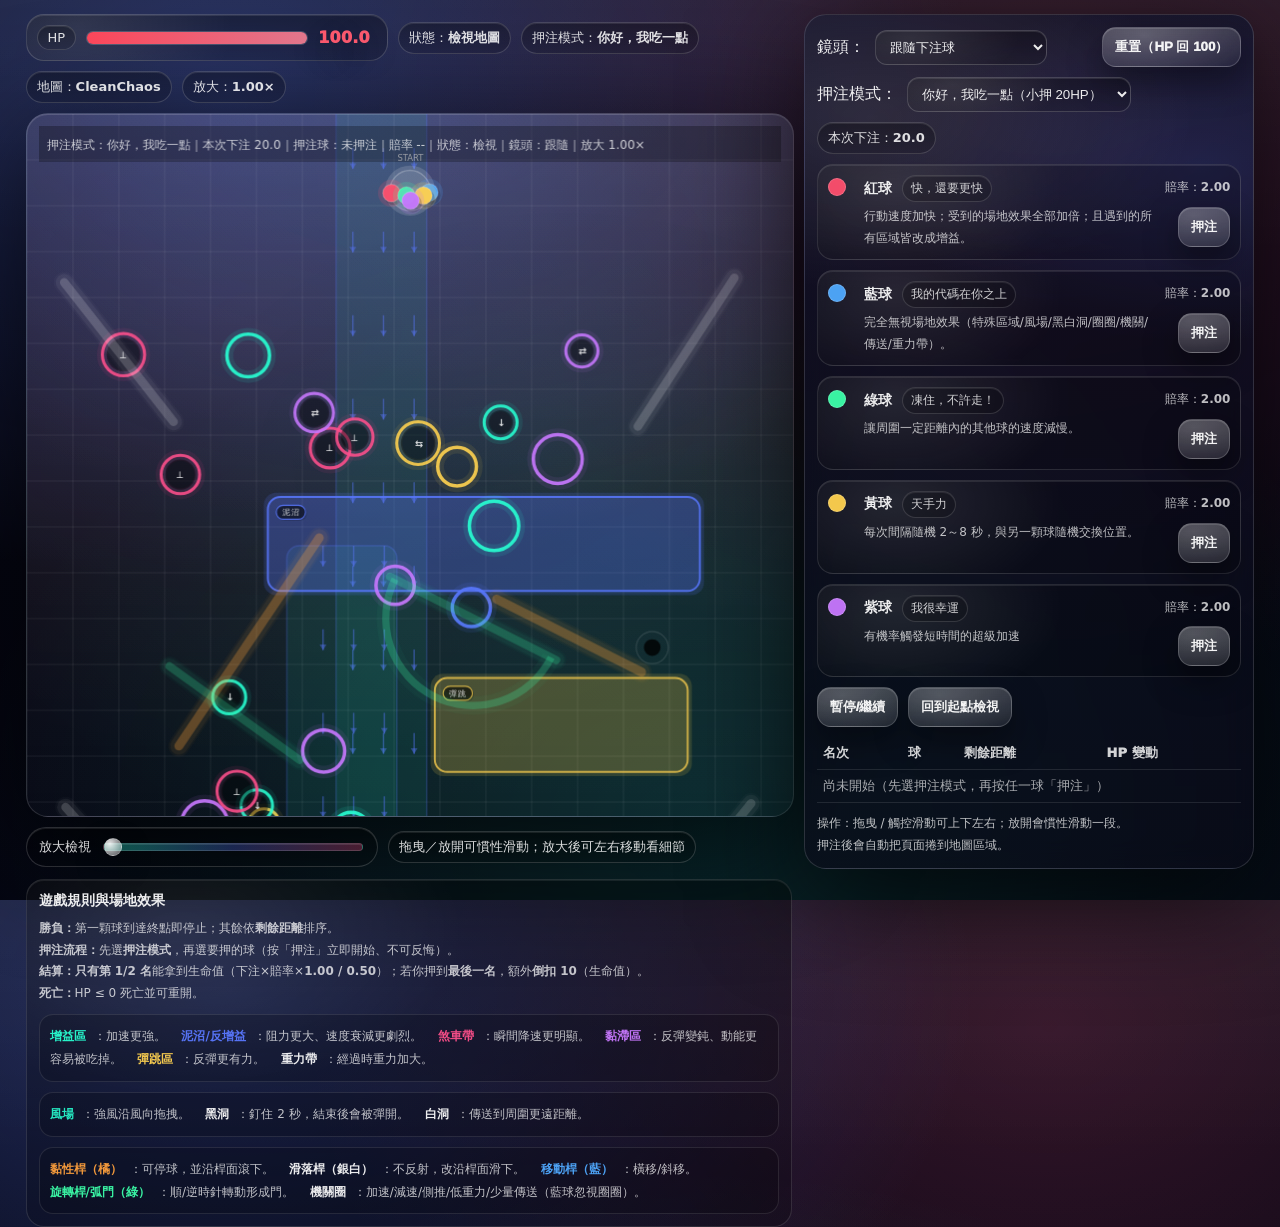
<file: game/Web_Game_2/index.html>
<!doctype html>
<html lang="zh-Hant">
<head>
<meta charset="utf-8"/>
<meta name="viewport" content="width=device-width, initial-scale=1, viewport-fit=cover"/>
<title>生死押注 賽球博弈</title>
<style>
  :root{color-scheme:dark;}
  html,body{height:100%;}
  body{
    margin:0;
    font-family:system-ui,-apple-system,"Noto Sans TC","PingFang TC","Microsoft JhengHei",Arial;
    color: rgba(255,255,255,.92);
    overflow:auto;
    -webkit-overflow-scrolling: touch;
    background:
      radial-gradient(1200px 800px at 18% 10%, rgba(90,120,255,.32), transparent 62%),
      radial-gradient(1200px 900px at 82% 14%, rgba(255,80,140,.18), transparent 62%),
      radial-gradient(1200px 900px at 55% 92%, rgba(40,255,210,.14), transparent 62%),
      linear-gradient(180deg, rgba(255,255,255,.06), transparent 28%),
      linear-gradient(180deg, #070812 0%, #050612 60%, #040410 100%);
  }

  .wrap{width:min(1260px,96vw); margin:14px auto 28px;}
  .top{display:flex; gap:12px; align-items:flex-start; justify-content:space-between;}

  @media (orientation: portrait){
    .top{flex-direction:column;}
    .left,.right{min-width: 96vw;}
    #rulesLandscape{display:none;}
    #rulesPortrait{display:block;}
  }
  @media (orientation: landscape){
    .top{flex-direction:row; flex-wrap:nowrap;}
    .left{flex:1.7; min-width: 720px;}
    .right{flex:1; min-width: 360px; position:sticky; top:10px;}
    #rulesLandscape{display:block;}
    #rulesPortrait{display:none;}
  }

  .panel{
    border:1px solid rgba(255,255,255,.14);
    background:
      radial-gradient(520px 280px at 15% 12%, rgba(255,255,255,.10), transparent 62%),
      radial-gradient(520px 280px at 88% 18%, rgba(90,120,255,.16), transparent 62%),
      linear-gradient(180deg, rgba(15,18,40,.74), rgba(10,10,24,.64));
    border-radius:22px;
    padding:12px;
    box-shadow: 0 26px 110px rgba(0,0,0,.72);
    backdrop-filter: blur(14px);
  }

  .hud{display:flex; gap:10px; flex-wrap:wrap; align-items:center; margin-bottom:10px;}
  .pill{
    border:1px solid rgba(255,255,255,.16);
    background: linear-gradient(180deg, rgba(0,0,0,.30), rgba(0,0,0,.12));
    border-radius:999px;
    padding:6px 10px;
    font-size:13px;
    color: rgba(255,255,255,.86);
    font-variant-numeric: tabular-nums;
    box-shadow: inset 0 1px 0 rgba(255,255,255,.09);
    white-space:nowrap;
  }

  .hpbox{
    border:1px solid rgba(255,255,255,.16);
    background:
      radial-gradient(240px 160px at 14% 25%, rgba(255,255,255,.10), transparent 65%),
      linear-gradient(180deg, rgba(0,0,0,.32), rgba(0,0,0,.14));
    border-radius:18px;
    padding:10px 10px;
    display:flex; gap:10px; align-items:center;
    min-width: 340px;
    box-shadow: inset 0 1px 0 rgba(255,255,255,.10);
  }
  .hpbar{
    position:relative;
    width: 220px; height: 12px;
    border-radius:999px;
    background: rgba(255,255,255,.08);
    overflow:hidden;
    border:1px solid rgba(255,255,255,.12);
  }
  .hp-red,.hp-green{position:absolute; top:0; bottom:0;}
  .hp-red{ right:0; background: linear-gradient(90deg, rgba(255,70,90,.98), rgba(255,130,150,.86)); }
  .hp-green{ left:0; background: linear-gradient(90deg, rgba(60,255,170,.98), rgba(150,255,220,.80)); }
  .hpnum{
    font-variant-numeric: tabular-nums;
    font-weight:950;
    letter-spacing:.2px;
    display:flex; gap:6px; align-items:baseline;
    text-shadow: 0 12px 30px rgba(0,0,0,.45);
  }
  .hpnum .red{color:rgba(255,90,110,.98)}
  .hpnum .green{color:rgba(60,255,170,.98)}

  .small{font-size:12px; color:rgba(255,255,255,.74); line-height:1.8;}
  .row{display:flex; gap:10px; flex-wrap:wrap; align-items:center;}

  canvas{
    width:100%;
    height:min(74vh, 980px);
    display:block;
    border-radius:22px;
    border:1px solid rgba(255,255,255,.14);
    background:
      radial-gradient(1000px 700px at 52% -6%, rgba(120,160,255,.18), transparent 66%),
      radial-gradient(900px 600px at 30% 30%, rgba(255,80,140,.08), transparent 72%),
      radial-gradient(900px 600px at 70% 50%, rgba(40,255,210,.07), transparent 72%),
      linear-gradient(180deg, rgba(255,255,255,.08), rgba(255,255,255,.02));
    box-shadow:
      0 26px 120px rgba(0,0,0,.72),
      inset 0 1px 0 rgba(255,255,255,.12);
    user-select:none;
    touch-action:none;
  }
  @media (orientation: landscape){
    canvas{height:min(78vh, 740px);}
  }

  select{
    border:1px solid rgba(255,255,255,.18);
    background:
      radial-gradient(160px 70px at 20% 20%, rgba(255,255,255,.10), transparent 68%),
      linear-gradient(180deg, rgba(0,0,0,.28), rgba(0,0,0,.14));
    color: rgba(255,255,255,.92);
    padding:8px 10px;
    border-radius:12px;
    box-shadow: inset 0 1px 0 rgba(255,255,255,.10);
  }

  button{
    border:1px solid rgba(255,255,255,.18);
    background:
      radial-gradient(160px 80px at 30% 20%, rgba(255,255,255,.20), transparent 65%),
      linear-gradient(180deg, rgba(255,255,255,.14), rgba(255,255,255,.06));
    color: rgba(255,255,255,.94);
    padding:10px 12px;
    border-radius:14px;
    cursor:pointer;
    font-weight:950;
    box-shadow: 0 14px 34px rgba(0,0,0,.40), inset 0 1px 0 rgba(255,255,255,.12);
  }
  button:hover{filter:brightness(1.08)}
  button:disabled{opacity:.45; cursor:not-allowed;}

  .balllist{margin-top:10px; display:grid; gap:10px;}
  .ball{
    display:grid; grid-template-columns: 26px 1fr auto;
    gap:10px; align-items:flex-start;
    border:1px solid rgba(255,255,255,.12);
    background:
      radial-gradient(260px 160px at 18% 24%, rgba(255,255,255,.10), transparent 65%),
      rgba(0,0,0,.18);
    border-radius:16px;
    padding:10px 10px;
    box-shadow: inset 0 1px 0 rgba(255,255,255,.09);
  }
  .dot{width:16px; height:16px; border-radius:50%; border:1px solid rgba(255,255,255,.18); margin-top:3px;}
  .ball .titleRow{display:flex; gap:10px; align-items:center; flex-wrap:wrap; margin-bottom:4px;}
  .ball .titleRow b{font-size:14px;}
  .tag{
    border:1px solid rgba(255,255,255,.14);
    background: rgba(0,0,0,.18);
    border-radius:999px;
    padding:4px 8px;
    font-size:12px;
    color:rgba(255,255,255,.80);
    box-shadow: inset 0 1px 0 rgba(255,255,255,.08);
  }

  table{width:100%; border-collapse:collapse; margin-top:10px; font-size:13px;}
  th,td{padding:7px 6px; border-bottom:1px solid rgba(255,255,255,.10); text-align:left;}
  th{color:rgba(255,255,255,.82); font-weight:950;}

  .rules{
    margin-top:12px;
    border:1px solid rgba(255,255,255,.12);
    border-radius:18px;
    padding:12px;
    background:
      radial-gradient(420px 240px at 20% 15%, rgba(255,255,255,.08), transparent 68%),
      linear-gradient(180deg, rgba(0,0,0,.32), rgba(0,0,0,.20));
    box-shadow: inset 0 1px 0 rgba(255,255,255,.08);
  }
  .rules h3{margin:0 0 8px; font-size:14px;}
  .legend{display:grid; gap:10px; margin-top:10px;}
  .legendRow{
    border:1px solid rgba(255,255,255,.10);
    border-radius:14px;
    padding:10px;
    background: rgba(0,0,0,.18);
    line-height:1.9;
  }
  .legendRow b{display:inline-block; margin-right:8px;}

  input[type="range"]{
    -webkit-appearance:none;
    width:260px;
    height:18px;
    background: transparent;
  }
  input[type="range"]::-webkit-slider-runnable-track{
    height:8px;
    border-radius:999px;
    background: linear-gradient(90deg, rgba(40,255,210,.35), rgba(90,120,255,.28), rgba(255,80,140,.28));
    border:1px solid rgba(255,255,255,.14);
    box-shadow: inset 0 1px 0 rgba(255,255,255,.10);
  }
  input[type="range"]::-webkit-slider-thumb{
    -webkit-appearance:none;
    width:18px; height:18px;
    border-radius:50%;
    background: radial-gradient(circle at 30% 30%, rgba(255,255,255,.90), rgba(255,255,255,.30));
    border:1px solid rgba(255,255,255,.22);
    box-shadow: 0 10px 30px rgba(0,0,0,.35);
    margin-top:-6px;
  }
  input[type="range"]::-moz-range-track{
    height:8px; border-radius:999px;
    background: linear-gradient(90deg, rgba(40,255,210,.35), rgba(90,120,255,.28), rgba(255,80,140,.28));
    border:1px solid rgba(255,255,255,.14);
  }
  input[type="range"]::-moz-range-thumb{
    width:18px; height:18px; border-radius:50%;
    background: radial-gradient(circle at 30% 30%, rgba(255,255,255,.90), rgba(255,255,255,.30));
    border:1px solid rgba(255,255,255,.22);
  }

  .overlay{position:fixed; inset:0; display:none; place-items:center; background: rgba(0,0,0,.70); backdrop-filter: blur(16px); padding:16px;}
  .modal{
    width:min(820px, 94vw);
    border:1px solid rgba(255,255,255,.16);
    background:
      radial-gradient(560px 340px at 18% 10%, rgba(90,120,255,.20), transparent 62%),
      radial-gradient(560px 340px at 82% 10%, rgba(255,80,140,.12), transparent 62%),
      radial-gradient(560px 340px at 60% 90%, rgba(40,255,210,.10), transparent 62%),
      linear-gradient(180deg, rgba(15,18,40,.94), rgba(8,8,18,.92));
    border-radius:20px;
    padding:14px;
    box-shadow: 0 20px 120px rgba(0,0,0,.70);
  }
  .modal h2{margin:0 0 8px; font-size:18px;}
  .modal p{margin:0 0 10px; color:rgba(255,255,255,.78); line-height:1.7;}
</style>
</head>
<body>
<div class="wrap">
  <div class="top">
    <div class="left">
      <div class="hud">
        <div class="hpbox">
          <span class="pill" style="padding:4px 10px;">HP</span>
          <div class="hpbar" id="hpbar">
            <div class="hp-green" id="hpGreen"></div>
            <div class="hp-red" id="hpRed"></div>
          </div>
          <div class="hpnum" id="hpNum"></div>
        </div>
        <span class="pill">狀態：<b id="state">檢視地圖</b></span>
        <span class="pill">押注模式：<b id="betModeLabel">—</b></span>
        <span class="pill">地圖：<b id="mapName">—</b></span>
        <span class="pill">放大：<b id="zoomLabel">1.00×</b></span>
      </div>

      <canvas id="c"></canvas>

      <div class="row" style="margin-top:10px;">
        <label class="pill" style="display:flex; gap:10px; align-items:center; padding:8px 12px;">
          放大檢視
          <input id="zoom" type="range" min="1.00" max="2.20" step="0.01" value="1.00">
        </label>
        <span class="pill">拖曳／放開可慣性滑動；放大後可左右移動看細節</span>
      </div>

      <div class="rules" id="rulesLandscape">
        <h3>遊戲規則與場地效果</h3>
        <div class="small">
          <b>勝負：</b>第一顆球到達終點即停止；其餘依<strong>剩餘距離</strong>排序。<br/>
          <b>押注流程：</b>先選<strong>押注模式</strong>，再選要押的球（按「押注」立即開始、不可反悔）。<br/>
          <b>結算：</b><b>只有第 1/2 名</b>能拿到生命值（下注×賠率×<b>1.00 / 0.50</b>）；若你押到<strong>最後一名</strong>，額外<strong>倒扣 10</strong>（生命值）。<br/>
          <b>死亡：</b>HP ≤ 0 死亡並可重開。<br/>
        </div>

        <div class="legend">
          <div class="legendRow small">
            <b style="color:rgba(40,255,210,.95)">增益區</b>：加速更強。　
            <b style="color:rgba(90,120,255,.95)">泥沼/反增益</b>：阻力更大、速度衰減更劇烈。　
            <b style="color:rgba(255,80,140,.95)">煞車帶</b>：瞬間降速更明顯。　
            <b style="color:rgba(200,120,255,.95)">黏滯區</b>：反彈變鈍、動能更容易被吃掉。　
            <b style="color:rgba(255,210,80,.95)">彈跳區</b>：反彈更有力。　
            <b style="color:rgba(255,255,255,.92)">重力帶</b>：經過時重力加大。
          </div>
          <div class="legendRow small">
            <b style="color:rgba(40,255,210,.90)">風場</b>：強風沿風向拖拽。　
            <b style="color:rgba(255,255,255,.92)">黑洞</b>：釘住 2 秒，結束後會被彈開。　
            <b style="color:rgba(255,255,255,.92)">白洞</b>：傳送到周圍更遠距離。
          </div>
          <div class="legendRow small">
            <b style="color:rgba(255,160,60,.95)">黏性桿（橘）</b>：可停球，並沿桿面滾下。　
            <b style="color:rgba(255,255,255,.92)">滑落桿（銀白）</b>：不反射，改沿桿面滑下。　
            <b style="color:rgba(80,170,255,.95)">移動桿（藍）</b>：橫移/斜移。　
            <b style="color:rgba(60,255,170,.95)">旋轉桿/弧門（綠）</b>：順/逆時針轉動形成門。　
            <b style="color:rgba(255,255,255,.90)">機關圈</b>：加速/減速/側推/低重力/少量傳送（藍球忽視圈圈）。
          </div>
        </div>
      </div>
    </div>

    <div class="right">
      <div class="panel">
        <div class="row" style="justify-content:space-between;">
          <div class="row">
            <label for="camMode">鏡頭：</label>
            <select id="camMode">
              <option value="auto" selected>跟隨下注球</option>
              <option value="free">自由檢視（慣性滑動）</option>
            </select>
          </div>
          <button id="btnReset">重置（HP 回 100）</button>
        </div>

        <div class="row" style="margin-top:10px; align-items:center;">
          <label for="betMode">押注模式：</label>
          <select id="betMode">
            <option value="m1" selected>你好，我吃一點（小押 20HP）</option>
            <option value="m2">這是一場豪賭，朋友（押一半）</option>
            <option value="m3">所有，或一無所有（押上一切）</option>
          </select>
          <span class="pill">本次下注：<b id="betAmountLabel">—</b></span>
        </div>

        <div class="balllist" id="balllist"></div>

        <div class="row" style="margin-top:10px;">
          <button id="btnPause">暫停/繼續</button>
          <button id="btnPreview">回到起點檢視</button>
        </div>

        <table>
          <thead>
          <tr><th>名次</th><th>球</th><th>剩餘距離</th><th>HP 變動</th></tr>
          </thead>
          <tbody id="resultBody">
          <tr><td colspan="4" style="color:rgba(255,255,255,.65)">尚未開始（先選押注模式，再按任一球「押注」）</td></tr>
          </tbody>
        </table>

        <div class="rules" id="rulesPortrait">
          <h3>遊戲規則與場地效果</h3>
          <div class="small">
            <b>勝負：</b>第一顆球到達終點即停止；其餘依<strong>剩餘距離</strong>排序。<br/>
            <b>押注流程：</b>先選<strong>押注模式</strong>，再選要押的球（按「押注」立即開始、不可反悔）。<br/>
            <b>結算：</b><b>只有第 1/2 名</b>能拿到生命值（下注×賠率×<b>1.00 / 0.50</b>）；若你押到<strong>最後一名</strong>，額外<strong>倒扣 10</strong>（生命值）。<br/>
            <b>死亡：</b>HP ≤ 0 死亡並可重開。<br/>
          </div>

          <div class="legend">
            <div class="legendRow small">
              <b style="color:rgba(40,255,210,.95)">增益區</b>：加速更強。　
              <b style="color:rgba(90,120,255,.95)">泥沼/反增益</b>：阻力更大、速度衰減更劇烈。　
              <b style="color:rgba(255,80,140,.95)">煞車帶</b>：瞬間降速更明顯。　
              <b style="color:rgba(200,120,255,.95)">黏滯區</b>：反彈變鈍、動能更容易被吃掉。　
              <b style="color:rgba(255,210,80,.95)">彈跳區</b>：反彈更有力。　
              <b style="color:rgba(255,255,255,.92)">重力帶</b>：經過時重力加大。
            </div>
            <div class="legendRow small">
              <b style="color:rgba(40,255,210,.90)">風場</b>：強風沿風向拖拽。　
              <b style="color:rgba(255,255,255,.92)">黑洞</b>：釘住 2 秒，結束後會被彈開。　
              <b style="color:rgba(255,255,255,.92)">白洞</b>：傳送到周圍更遠距離。
            </div>
            <div class="legendRow small">
              <b style="color:rgba(255,160,60,.95)">黏性桿（橘）</b>：可停球，並沿桿面滾下。　
              <b style="color:rgba(255,255,255,.92)">滑落桿（銀白）</b>：不反射，改沿桿面滑下。　
              <b style="color:rgba(80,170,255,.95)">移動桿（藍）</b>：橫移/斜移。　
              <b style="color:rgba(60,255,170,.95)">旋轉桿/弧門（綠）</b>：順/逆時針轉動形成門。　
              <b style="color:rgba(255,255,255,.90)">機關圈</b>：加速/減速/側推/低重力/少量傳送。
            </div>
          </div>
        </div>

        <div class="small" style="margin-top:10px;">
          操作：拖曳 / 觸控滑動可上下左右；放開會慣性滑動一段。<br/>
          押注後會自動把頁面捲到地圖區域。
        </div>
      </div>
    </div>
  </div>
</div>

<div class="overlay" id="overlay">
  <div class="modal">
    <h2 id="modalTitle">結果</h2>
    <p id="modalText"></p>
    <div class="row" style="justify-content:flex-end;">
      <button id="btnClose">關閉</button>
      <button id="btnReload">重新開始</button>
    </div>
  </div>
</div>

<script>
(() => {
  const canvas = document.getElementById('c');
  const ctx = canvas.getContext('2d');

  const elState = document.getElementById('state');
  const elMapName = document.getElementById('mapName');
  const elBallList = document.getElementById('balllist');
  const elResultBody = document.getElementById('resultBody');

  const hpRed = document.getElementById('hpRed');
  const hpGreen = document.getElementById('hpGreen');
  const hpBar = document.getElementById('hpbar');
  const hpNum = document.getElementById('hpNum');

  const camModeSel = document.getElementById('camMode');
  const btnPause = document.getElementById('btnPause');
  const btnReset = document.getElementById('btnReset');
  const btnPreview = document.getElementById('btnPreview');

  const overlay = document.getElementById('overlay');
  const modalTitle = document.getElementById('modalTitle');
  const modalText = document.getElementById('modalText');
  const btnClose = document.getElementById('btnClose');
  const btnReload = document.getElementById('btnReload');

  const zoomRange = document.getElementById('zoom');
  const zoomLabel = document.getElementById('zoomLabel');

  const betModeSel = document.getElementById('betMode');
  const betModeLabel = document.getElementById('betModeLabel');
  const betAmountLabel = document.getElementById('betAmountLabel');

  // 世界尺寸（左右固定）
  const WORLD_W = 1100;
  const WORLD_H = 6500;

  // 物理
  const R = 12.5;
  const g0 = 2500;          // 基礎重力
  const VY0 = 110;

  // 球能力（最新）
  const RED_SPEED_MUL = 2.5;      // 紅球行動速度×2
  const GREEN_SPEED_MUL = 1.0;
  const MAX_SPEED_BASE = 960;

  // 綠球減速光環：半徑內的其他球速度×0.5
  const GREEN_AURA_DELAY = 0.5;      // 出發後延遲 0.5 秒
  const GREEN_AURA_R = 210;
  const GREEN_AURA_MUL = 0.2;
  let greenAuraEnabled = false;   // 本局是否已啟動（每局要重置）


  const SUBSTEP = 1/240;
  const BASE_DRAG = 0.03;
  const WALL_RESTITUTION = 0.92;

  // 卡死回原點
  const STUCK_T = 2.0;
  const STUCK_DY = 12;
  const STUCK_V = 60;

  // HP / 押注
  let hp = 100;
  const LAST_PENALTY = 10;

  const clamp = (v,a,b)=>Math.max(a,Math.min(b,v));
  const rand = (a,b)=>a+Math.random()*(b-a);
  const lerp = (a,b,t)=>a+(b-a)*t;

  function mulberry32(seed){
    return function(){
      let t = seed += 0x6D2B79F5;
      t = Math.imul(t ^ (t >>> 15), t | 1);
      t ^= t + Math.imul(t ^ (t >>> 7), t | 61);
      return ((t ^ (t >>> 14)) >>> 0) / 4294967296;
    };
  }

  // 反射定律
  function reflect(vx, vy, nx, ny){
    const dot = vx*nx + vy*ny;
    return { vx: vx - 2*dot*nx, vy: vy - 2*dot*ny };
  }

  // === 解析度 / 旋轉自適應 ===
  let VW = 1100, VH = 980;
  function resizeCanvas(){
    const dpr = Math.max(1, Math.min(2.5, window.devicePixelRatio || 1));
    const rect = canvas.getBoundingClientRect();
    const w = Math.max(320, Math.floor(rect.width));
    const h = Math.max(420, Math.floor(rect.height));
    canvas.width = Math.floor(w * dpr);
    canvas.height = Math.floor(h * dpr);
    ctx.setTransform(dpr,0,0,dpr,0,0);
    VW = w; VH = h;

    computeZoomBase();
    clampCam();
  }
  window.addEventListener('resize', ()=> resizeCanvas());
  window.addEventListener('orientationchange', ()=> setTimeout(resizeCanvas, 150));

  // === Zoom：以完整寬度為基準，再放大檢視細節 ===
  let zoomBase = 1.0;
  let zoomFactor = 1.00;
  function computeZoomBase(){
    zoomBase = VW / WORLD_W;
    zoomBase = Math.max(0.50, Math.min(1.25, zoomBase));
  }
  function getZoom(){ return zoomBase * zoomFactor; }
  function setZoomFactor(f){
    zoomFactor = clamp(f, 1.00, 2.20);
    zoomRange.value = zoomFactor.toFixed(2);
    zoomLabel.textContent = zoomFactor.toFixed(2) + "×";
    clampCam();
  }
  zoomRange.addEventListener("input", ()=> setZoomFactor(Number(zoomRange.value)));

  // === 鏡頭 + 慣性滑動 ===
  let camX = 0, camY = 0;
  let camMode = "auto";  // 預設跟隨下注球
  let camDragging = false;
  let camDragPointerId = null;

  // 慣性（世界座標速度）
  let inertiaVX = 0, inertiaVY = 0;
  let inertiaOn = false;

  const dragSamples = [];
  const MAX_SAMPLES = 8;

  function clampCam(){
    const z = getZoom();
    const vw = VW / z;
    const vh = VH / z;
    camX = clamp(camX, 0, Math.max(0, WORLD_W - vw));
    camY = clamp(camY, 0, Math.max(0, WORLD_H - vh));
  }

  function centerOnStart(){
    const z = getZoom();
    const vw = VW / z, vh = VH / z;
    camX = clamp(map.start.x - vw*0.50, 0, Math.max(0, WORLD_W - vw));
    camY = clamp(map.start.y - 160, 0, Math.max(0, WORLD_H - vh));
    clampCam();
  }

  function setCamMode(v){ camMode = v; camModeSel.value = v; }
  camModeSel.addEventListener("change", ()=> setCamMode(camModeSel.value));

  function updateCamera(dt){
    if(camMode === "free"){
      if(inertiaOn){
        camX += inertiaVX * dt;
        camY += inertiaVY * dt;
        const damp = Math.pow(0.001, dt);
        inertiaVX *= damp;
        inertiaVY *= damp;
        if(Math.hypot(inertiaVX, inertiaVY) < 8){
          inertiaOn = false;
          inertiaVX = inertiaVY = 0;
        }
        clampCam();
      }
      return;
    }

    // 跟隨下注球（未押注時，跟著紅球當作預設視角）
    const chosen = balls.find(b=>b.id===chosenBallId) || balls.find(b=>b.id===0) || balls[0];
    const z = getZoom();
    const vw = VW / z, vh = VH / z;

    const targetY = chosen ? chosen.y : map.start.y;
    const targetX = chosen ? chosen.x : map.start.x;

    const targetCamY = clamp(targetY - vh*0.35, 0, Math.max(0, WORLD_H - vh));
    const targetCamX = clamp(targetX - vw*0.50, 0, Math.max(0, WORLD_W - vw));

    camY = lerp(camY, targetCamY, 1 - Math.pow(0.001, dt));
    camX = lerp(camX, targetCamX, 1 - Math.pow(0.001, dt));
    clampCam();
  }

  // === UI ===
  function setState(t){ elState.textContent = t; }
  function showModal(title, html){
    modalTitle.textContent = title;
    modalText.innerHTML = html;
    overlay.style.display = "grid";
  }
  btnClose.addEventListener("click", ()=> overlay.style.display="none");
  overlay.addEventListener("click", (e)=>{ if(e.target===overlay) overlay.style.display="none"; });
  btnReload.addEventListener("click", ()=> location.reload());

  // 血條表示（符合指定）
  // <=100：紅條 = hp%
  // 100~200：左綠=(hp-100)%，右紅=(200-hp)%
  // >=200：整條綠，數字照 hp
function renderHP(){
  const val = Math.max(0, hp);

  let greenPct = 0, redPct = 0;

  if(val <= 100){
    // 紅條從左往右填滿 val%
    greenPct = 0;
    redPct = clamp(val, 0, 100);
    hpNum.innerHTML = `<span class="red">${val.toFixed(1)}</span>`;

    hpGreen.style.width = `0%`;

    hpRed.style.left = `0%`;
    hpRed.style.right = `auto`;
    hpRed.style.width = `${redPct}%`;

  }else if(val < 200){
    // 左綠(超過100的部分) + 右紅(到200的剩餘)
    greenPct = clamp(val - 100, 0, 100);
    redPct = 100 - greenPct;
    hpNum.innerHTML = `<span class="green">${val.toFixed(1)}</span>`;

    hpGreen.style.left = `0%`;
    hpGreen.style.width = `${greenPct}%`;

    // 紅條接在綠條右邊，往右延伸 redPct%
    hpRed.style.left = `${greenPct}%`;
    hpRed.style.right = `auto`;
    hpRed.style.width = `${redPct}%`;

  }else{
    // >=200：整條綠
    greenPct = 100;
    redPct = 0;
    hpNum.innerHTML = `<span class="green">${val.toFixed(1)}</span>`;

    hpGreen.style.left = `0%`;
    hpGreen.style.width = `100%`;

    hpRed.style.width = `0%`;
    hpRed.style.left = `0%`;
    hpRed.style.right = `auto`;
  }
}

  // 球（最新描述）
  const ballsDef = [
    {id:0,name:"紅球",color:"rgba(255,80,110,.95)", ability:"快，還要更快",
     desc:"行動速度加快；受到的場地效果全部加倍；且遇到的所有區域皆改成增益。"},
    {id:1,name:"藍球",color:"rgba(80,170,255,.95)", ability:"我的代碼在你之上",
     desc:"完全無視場地效果（特殊區域/風場/黑白洞/圈圈/機關/傳送/重力帶）。"},
    {id:2,name:"綠球",color:"rgba(60,255,170,.95)", ability:"凍住，不許走！",
     desc:`讓周圍一定距離內的其他球的速度減慢。`},
    {id:3,name:"黃球",color:"rgba(255,210,80,.95)", ability:"天手力",
     desc:"每次間隔隨機 2～8 秒，與另一顆球隨機交換位置。"},
    {id:4,name:"紫球",color:"rgba(200,120,255,.95)", ability:"我很幸運",
     desc:"有機率觸發短時間的超級加速"},
  ];

  // 賠率
  let lastRank = null;
  let odds = [2,2,2,2,2];
  function updateOddsFromLastRank(){
    if(!lastRank){ odds = odds.map(()=>2.0); return; }
    const rankOf = new Array(5).fill(0);
    lastRank.forEach((id, idx)=> rankOf[id]=idx+1);
    odds = odds.map((_, id)=>{
      const r = rankOf[id];
      const target = 1.25 + r*0.60;
      const jitter = rand(-0.08, 0.08);
      return clamp(target + jitter, 1.40, 4.80);
    });
  }

  let running=false, paused=false, betLocked=false, dead=false;
  let chosenBallId = null;
  let balls = [];
  let raceStopped = false;

  // 押注模式
  const betModes = {
    m1: {name:"你好，我吃一點", calc:(hp)=>20},
    m2: {name:"這是一場豪賭，朋友", calc:(hp)=>Math.max(1, hp*0.5)},
    m3: {name:"所有，或一無所有", calc:(hp)=>Math.max(0, hp-0.1)}, // 不造成立即死亡（留 0.1）
  };
  let betMode = "m1";
  let currentBetAmount = 20;

  function updateBetUI(){
    betMode = betModeSel.value;
    betModeLabel.textContent = betModes[betMode].name;
    currentBetAmount = betModes[betMode].calc(Math.max(0, hp));
    betAmountLabel.textContent = currentBetAmount.toFixed(1);
  }
  betModeSel.addEventListener("change", ()=>{
    updateBetUI();
    renderBallList();
  });

  function renderBallList(){
    elBallList.innerHTML = "";
    ballsDef.forEach(b=>{
      const div = document.createElement("div");
      div.className = "ball";
      div.innerHTML = `
        <div class="dot" style="background:${b.color}"></div>
        <div>
          <div class="titleRow">
            <b>${b.name}</b>
            <span class="tag">${b.ability}</span>
          </div>
          <div class="small">${b.desc}</div>
        </div>
        <div style="display:flex; flex-direction:column; align-items:flex-end; gap:8px; padding-top:2px;">
          <div class="small">賠率：<b>${odds[b.id].toFixed(2)}</b></div>
          <button data-bet="${b.id}" ${running||betLocked||dead ? "disabled":""}>押注</button>
        </div>
      `;
      elBallList.appendChild(div);
    });

    elBallList.querySelectorAll('button[data-bet]').forEach(btn=>{
      btn.addEventListener("click", ()=>{
        const id = Number(btn.getAttribute("data-bet"));
        applyBetAndStart(id);
      });
    });
  }

  function onDeath(msg){
    dead = true;
    running = false;
    paused = false;
    betLocked = true;
    setState("死亡");
    showModal("你死亡了", `${msg}<br/>按「重新開始」會重載頁面。`);
  }

  function resetBallToStart(b){
    b.x = clamp(map.start.x + rand(-34,34), R+2, WORLD_W-R-2);
    b.y = map.start.y + rand(-16,16);
    b.vx = rand(-20,20);

    const mul =
      (b.id===0) ? RED_SPEED_MUL :
      (b.id===2) ? GREEN_SPEED_MUL : 1.0;

    b.vy = (VY0 * mul) + rand(-8,8);

    b.ringCooldown = 0;
    b.teleCooldown = 0;
    b.lowGTimer = 0;

    b.freezeTimer = 0;
    b.whiteCooldown = 0;

    b.blackKickVX = 0;
    b.blackKickVY = 0;

    b.yellowJumpT = 0;
    b.yellowNextJump = rand(2.0, 8.0);

    b.purpleCheckT = 0;
    b.purpleBoostT = 0;

    b.stuckT = 0;
    b.stuckY0 = b.y;

    b.greenAuraTimer = 0;
    b.greenAuraActive = false;
  }

  function initBalls(){
    balls = ballsDef.map(d=>{
      const obj = {
        id:d.id, name:d.name, color:d.color,
        x:0,y:0,vx:0,vy:0,
        ringCooldown:0, teleCooldown:0, lowGTimer:0,
        freezeTimer:0, whiteCooldown:0,
        blackKickVX:0, blackKickVY:0,
        yellowJumpT:0, yellowNextJump: rand(3.0,10.0),
        purpleCheckT:0, purpleBoostT:0,
        stuckT:0, stuckY0:0,
      };
      resetBallToStart(obj);
      return obj;
    });
    raceStopped = false;
  }

  // === 地圖：7 個 ===
  const mapDefs = [
    { key:"WindyRails",  name:"WindyRails",     p:{ wind:25, black:5,  white:5,  moveBars:10, rotBars:10, stickyBars:9, slideBars:9, rings:20, zones:32, triggers:60 } },
    { key:"BlackTrap",   name:"BlackTrap",             p:{ wind:8,  black:20, white:10,  moveBars:10, rotBars:5,  stickyBars:13, slideBars:9, rings:20, zones:25, triggers:65 } },
    { key:"WhiteLeap",   name:"WhiteLeap",             p:{ wind:8,  black:10,  white:25, moveBars:20, rotBars:20,  stickyBars:13, slideBars:9, rings:20, zones:25, triggers:65 } },
    { key:"GyroDance",   name:"GyroDance",            p:{ wind:15, black:8,  white:8,  moveBars:10, rotBars:25, stickyBars:13, slideBars:9, rings:16, zones:25, triggers:55 } },
    { key:"MovingLanes", name:"MovingLanes",          p:{ wind:15, black:8,  white:8,  moveBars:25, rotBars:10,  stickyBars:13, slideBars:9, rings:16, zones:25, triggers:55 } },
    { key:"StickySlide", name:"StickySlide",          p:{ wind:6,  black:5,  white:5,  moveBars:10, rotBars:10,  stickyBars:18, slideBars:25,rings:16, zones:25, triggers:45 } },
    { key:"CleanChaos",  name:"CleanChaos",         p:{ wind:15, black:12,  white:12,  moveBars:20, rotBars:20, stickyBars:20, slideBars:20,rings:40, zones:30, triggers:60 } },
  ];

  let mapPool = [];
  let map = null;

  function refillMapPool(){
    mapPool = mapDefs.map(m=>m.key);
    for(let i=mapPool.length-1;i>0;i--){
      const j = Math.floor(Math.random()*(i+1));
      [mapPool[i], mapPool[j]] = [mapPool[j], mapPool[i]];
    }
  }
  function nextRandomMap(){
    if(mapPool.length===0) refillMapPool();
    const key = mapPool.pop();
    const def = mapDefs.find(m=>m.key===key);
    const seed = Math.floor(Math.random()*1e9);
    map = buildMap(def, seed);
    elMapName.textContent = map.name;
  }

  // === 碰撞工具 ===
  function aabbOverlap(a,b){
    return !(a.x+a.w < b.x || b.x+b.w < a.x || a.y+a.h < b.y || b.y+b.h < a.y);
  }
  function circleAABB(cx, cy, r, rect){
    const closestX = clamp(cx, rect.x, rect.x + rect.w);
    const closestY = clamp(cy, rect.y, rect.y + rect.h);
    const dx = cx - closestX, dy = cy - closestY;
    if(dx*dx + dy*dy > r*r) return null;

    const leftPen  = (cx + r) - rect.x;
    const rightPen = (rect.x + rect.w) - (cx - r);
    const topPen   = (cy + r) - rect.y;
    const botPen   = (rect.y + rect.h) - (cy - r);

    const pens = [
      {nx:-1, ny:0, pen:leftPen},
      {nx: 1, ny:0, pen:rightPen},
      {nx:0, ny:-1, pen:topPen},
      {nx:0, ny: 1, pen:botPen},
    ].filter(p => p.pen >= 0).sort((a,b)=>a.pen-b.pen);

    return pens[0] || {nx:0, ny:-1, pen:1};
  }
  function circleSegmentHit(cx, cy, r, seg){
    const x1=seg.x1, y1=seg.y1, x2=seg.x2, y2=seg.y2;
    const vx = x2-x1, vy = y2-y1;
    const len2 = vx*vx + vy*vy;
    if(len2 <= 1e-9) return null;

    let t = ((cx-x1)*vx + (cy-y1)*vy) / len2;
    t = clamp(t, 0, 1);
    const px = x1 + t*vx;
    const py = y1 + t*vy;

    const dx = cx - px;
    const dy = cy - py;

    const thickR = r + seg.thick*0.5;
    const d2 = dx*dx + dy*dy;
    if(d2 > thickR*thickR) return null;

    const d = Math.sqrt(d2) || 1;
    return { nx: dx/d, ny: dy/d, pen: (thickR - d), px, py, t };
  }
  function segAABB(seg){
    const minx = Math.min(seg.x1, seg.x2), maxx = Math.max(seg.x1, seg.x2);
    const miny = Math.min(seg.y1, seg.y2), maxy = Math.max(seg.y1, seg.y2);
    const pad = seg.thick*0.7 + 10;
    return {x:minx-pad, y:miny-pad, w:(maxx-minx)+2*pad, h:(maxy-miny)+2*pad};
  }
  function pointInRotRect(px, py, rr){
    const s = Math.sin(-rr.ang), c = Math.cos(-rr.ang);
    const dx = px - rr.cx, dy = py - rr.cy;
    const lx = dx*c - dy*s;
    const ly = dx*s + dy*c;
    return (Math.abs(lx) <= rr.hw && Math.abs(ly) <= rr.hh);
  }

  // 球-球彈性碰撞
  function resolveBallBallElastic(a, b){
    const dx = b.x - a.x;
    const dy = b.y - a.y;
    const dist2 = dx*dx + dy*dy;
    const minD = 2*R;
    if(dist2 >= minD*minD || dist2 === 0) return;

    const dist = Math.sqrt(dist2);
    const nx = dx / dist, ny = dy / dist;
    const overlap = (minD - dist);
    a.x -= nx * overlap * 0.5;
    a.y -= ny * overlap * 0.5;
    b.x += nx * overlap * 0.5;
    b.y += ny * overlap * 0.5;

    const rvx = b.vx - a.vx;
    const rvy = b.vy - a.vy;
    const relAlongN = rvx*nx + rvy*ny;
    if(relAlongN > 0) return;

    const j = -relAlongN;
    a.vx -= j * nx; a.vy -= j * ny;
    b.vx += j * nx; b.vy += j * ny;
  }

  // === 建模 ===
  function buildMap(def, seed){
    const rnd = mulberry32(seed);

    const start = { x: WORLD_W*0.50, y: 110 };
    const finish = { x: WORLD_W*0.50, y: WORLD_H-160, w: WORLD_W, h: 14 };

    const obstaclesRect = [];
    const segsStatic = [];
    const segsSticky = [];
    const segsSlide = [];
    const movingBars = [];
    const rotatingBars = [];
    const rotatingArcs = [];
    const zonesRect = [];
    const rings = [];
    const triggers = [];
    const windFields = [];
    const blackHoles = [];
    const whiteHoles = [];

    // 外牆
    const T = 30;
    obstaclesRect.push({x:-T, y:-T, w:T, h:WORLD_H+2*T});
    obstaclesRect.push({x:WORLD_W, y:-T, w:T, h:WORLD_H+2*T});
    obstaclesRect.push({x:-T, y:-T, w:WORLD_W+2*T, h:T});
    obstaclesRect.push({x:-T, y:WORLD_H, w:WORLD_W+2*T, h:T});

    const SEG = 260;
    const nSeg = Math.floor((WORLD_H-420)/SEG);
    let corridorX = WORLD_W*0.5;

    function tryAddZoneRect(z){
      for(const a of zonesRect) if(aabbOverlap(a,z)) return false;
      zonesRect.push(z); return true;
    }
    function tryAddRing(rg){
      for(const r of rings){
        const dx = r.x - rg.x, dy = r.y - rg.y;
        const minD = (r.r + rg.r) + 28;
        if(dx*dx + dy*dy < minD*minD) return false;
      }
      if(rg.x < 70 || rg.x > WORLD_W-70) return false;
      rings.push(rg); return true;
    }
    function tryAddHole(arr, h){
      for(const o of arr){
        const dx=o.x-h.x, dy=o.y-h.y;
        const min=(o.r+h.r)+40;
        if(dx*dx+dy*dy<min*min) return false;
      }
      arr.push(h); return true;
    }
    function tryAddWind(wf){
      for(const w of windFields){
        const dx = w.cx - wf.cx, dy = w.cy - wf.cy;
        if(dx*dx + dy*dy < 220*220) return false;
      }
      windFields.push(wf); return true;
    }

    function addSeg(arr, cx, cy, len, angleRad, thick, extra={}){
      const hx = Math.cos(angleRad) * (len/2);
      const hy = Math.sin(angleRad) * (len/2);
      const seg = { x1: cx - hx, y1: cy - hy, x2: cx + hx, y2: cy + hy, thick, ...extra };

      const aabb = segAABB(seg);
      const corridor = {x: corridorX-82, y: cy-180, w:164, h:360};
      if(aabbOverlap(aabb, corridor)) return false;

      const all = [...segsStatic, ...segsSticky, ...segsSlide];
      for(const s of all){
        if(aabbOverlap(aabb, segAABB(s))) return false;
      }
      arr.push(seg);
      return true;
    }

    for(let i=0;i<nSeg;i++){
      const y = 250 + i*SEG;

      corridorX = lerp(corridorX, WORLD_W*(0.18 + 0.64*rnd()), 0.22);
      corridorX = clamp(corridorX, 200, WORLD_W-200);

      const thick = 12.5;

      // 兩側導流
      {
        const sideLen = 240 + rnd()*120;
        addSeg(segsStatic, 120 + rnd()*55, y + 92, sideLen,  (0.78 + rnd()*0.22), thick);
        addSeg(segsStatic, WORLD_W-(120 + rnd()*55), y + 92, sideLen, (-0.78 - rnd()*0.22), thick);
      }

      // 中段混亂
      const midCount = 6 + (rnd()<0.55 ? 1 : 0);
      const specialsHere = (rnd()<0.70) ? 3 : 2;
      let upgraded = 0;

      for(let k=0;k<midCount;k++){
        const len = 230 + rnd()*300;
        const cx = clamp(corridorX + (rnd()-0.5)*780, 180, WORLD_W-180);
        const cy = y + 80 + rnd()*210;
        const angle = (rnd()<0.5 ? 1 : -1) * (0.30 + rnd()*0.70);

        const ok = addSeg(segsStatic, cx, cy, len, angle, thick);
        if(ok && upgraded < specialsHere && rnd()<0.62){
          const seg = segsStatic.pop();
          const pick = rnd();
          if(pick < 0.60 && segsSticky.length < def.p.stickyBars){
            seg.sticky = true;
            seg.thick = 13.0;
            segsSticky.push(seg);
          }else if(segsSlide.length < def.p.slideBars){
            seg.slide = true;
            seg.thick = 12.5;
            segsSlide.push(seg);
          }else{
            segsStatic.push(seg);
          }
          upgraded++;
        }
      }

      // zones：加入重力帶（gravity）
      if(zonesRect.length < def.p.zones && rnd() < 0.82){
        const t = rnd();
        const type = (t<0.20) ? "boost" :
                     (t<0.44) ? "mud"   :
                     (t<0.62) ? "brake" :
                     (t<0.76) ? "sticky":
                     (t<0.88) ? "bounce": "gravity";
        const w = 260 + rnd()*420;
        const h = 135;
        const x = clamp(40 + rnd()*(WORLD_W-80-w), 20, WORLD_W-20-w);
        const z = {type, x, y:y+40, w, h};
        const corridor = {x: corridorX-70, y: y+30, w:140, h:240};
        if(!aabbOverlap(z, corridor) || rnd()<0.45) tryAddZoneRect(z);
      }

      // rings
      if(rings.length < def.p.rings){
        const ringCount = 3 + (rnd()<0.35 ? 1 : 0);
        for(let kk=0; kk<ringCount && rings.length<def.p.rings; kk++){
          const t = rnd();
          const type =
            (t<0.30) ? "boostRing" :
            (t<0.56) ? "slowRing"  :
            (t<0.76) ? "kickRing"  :
            (t<0.92) ? "lowGRing"  : "teleRing";
          const r = 26 + rnd()*10;
          const x = clamp(corridorX + (rnd()-0.5)*720, 70, WORLD_W-70);
          const yy = y + 60 + rnd()*210;

          if(type==="teleRing"){
            if(i % 8 !== 3) continue;
            const pairId = Math.floor(rnd()*1e6);
            const x2 = clamp(WORLD_W - x + (rnd()-0.5)*260, 70, WORLD_W-70);
            const y2 = clamp(yy + 760 + rnd()*860, 340, WORLD_H-520);
            tryAddRing({type:"teleRing", pairId, x, y:yy, r});
            tryAddRing({type:"teleRing", pairId, x:x2, y:y2, r});
          }else{
            tryAddRing({type, x, y:yy, r});
          }
        }
      }

      // triggers
      while(triggers.length < def.p.triggers && rnd() < 0.78){
        const t = rnd();
        const type =
          (t<0.26) ? "burstDown" :
          (t<0.50) ? "brakeTrig" :
          (t<0.70) ? "sideKick"  :
          (t<0.88) ? "swap"      : "chaos";
        const r = 22 + rnd()*10;
        const x = clamp(corridorX + (rnd()-0.5)*780, 80, WORLD_W-80);
        const yy = y + 60 + rnd()*210;
        triggers.push({type, x, y:yy, r, cooldown: 0});
      }
    }

    // 終點前反增益帶
    tryAddZoneRect({type:"mud", x:0, y:WORLD_H-600, w:WORLD_W, h:240});

    // 風場
    for(let i=0;i<def.p.wind;i++){
      const cx = WORLD_W*0.50 + (rnd()-0.5)*260;
      const cy = 520 + rnd()*(WORLD_H-1200);
      const pick = rnd();
      const ang =
        (pick<0.18) ? 0 :
        (pick<0.32) ? Math.PI/2 :
        (pick<0.66) ? (rnd()<0.5 ? 1 : -1) * (0.35 + rnd()*0.65) :
                      (rnd()<0.5 ? 1 : -1) * (0.85 + rnd()*0.45);
      const hw = 640 + rnd()*520;
      const hh = 55 + rnd()*55;
      const strength = 2200 + rnd()*2200;
      const dir = (rnd()<0.5 ? -1 : 1);
      tryAddWind({cx, cy, hw, hh, ang, strength, dir});
    }

    // 黑洞/白洞
    for(let i=0;i<def.p.black;i++){
      const x = 110 + rnd()*(WORLD_W-220);
      const y = 600 + rnd()*(WORLD_H-1400);
      tryAddHole(blackHoles, {x,y,r:12.0});
    }
    for(let i=0;i<def.p.white;i++){
      const x = 110 + rnd()*(WORLD_W-220);
      const y = 600 + rnd()*(WORLD_H-1400);
      tryAddHole(whiteHoles, {x,y,r:15});
    }

    // 移動桿
    for(let i=0;i<def.p.moveBars;i++){
      const cx = 150 + rnd()*(WORLD_W-300);
      const cy = 540 + rnd()*(WORLD_H-1500);
      const len = 130 + rnd()*140;
      const thick = 11.5;
      const angle = (rnd()<0.22 ? 0 : (rnd()<0.62 ? (0.62+rnd()*0.34) : (-0.62-rnd()*0.34)));
      const dirAngle = (rnd()<0.5 ? 0 : Math.PI) + (rnd()-0.5)*0.70;
      const amp = 140 + rnd()*230;
      const speed = 0.55 + rnd()*1.05;
      movingBars.push({cx,cy,len,thick,angle,dirAngle,amp,speed,phase:rnd()*Math.PI*2});
    }

    // 旋轉桿/弧門
    for(let i=0;i<def.p.rotBars;i++){
      const cx = 170 + rnd()*(WORLD_W-340);
      const cy = 580 + rnd()*(WORLD_H-1600);
      const len = 150 + rnd()*180;
      const thick = 11.5;
      const baseAngle = (rnd()-0.5)*1.4;
      const omega = (rnd()<0.5 ? -1 : 1) * (0.95 + rnd()*1.85);
      rotatingBars.push({cx,cy,len,thick,angle:baseAngle,omega});
      if(rnd()<0.55){
        const rr = 66 + rnd()*70;
        const omega2 = (rnd()<0.5 ? -1 : 1) * (0.80 + rnd()*1.35);
        rotatingArcs.push({cx,cy,rr,angle:baseAngle,omega:omega2, thick:10.5});
      }
    }

    return {
      name:def.name, key:def.key, seed,
      start, finish,
      obstaclesRect, segsStatic, segsSticky, segsSlide,
      movingBars, rotatingBars, rotatingArcs,
      zonesRect, rings, triggers, windFields, blackHoles, whiteHoles,
    };
  }

  function remainingDistToFinish(ball){
    return Math.max(0, (map.finish.y - ball.y));
  }

  function settleByDistance(){
    const ranking = [...balls].sort((a,b)=> remainingDistToFinish(a) - remainingDistToFinish(b));
    lastRank = ranking.map(b=>b.id);

    const place = ranking.findIndex(b=>b.id===chosenBallId) + 1;

    const mult = (place===1) ? 1.00 : (place===2) ? 0.50 : 0.0;

    let ret = 0;
    if(place<=2){
      ret = currentBetAmount * odds[chosenBallId] * mult;
    }else if(place===5){
      ret = -LAST_PENALTY;
    }else{
      ret = 0;
    }

    hp += ret;
    renderHP();
    updateBetUI();

    elResultBody.innerHTML = "";
    ranking.forEach((b, idx)=>{
      const p = idx+1;
      const isChosen = b.id===chosenBallId;
      const d = remainingDistToFinish(b);
      const rowDelta = isChosen ? (ret>=0 ? `+${ret.toFixed(1)}` : `${ret.toFixed(1)}`) : "";
      const tr = document.createElement("tr");
      tr.innerHTML = `
        <td><b>${p}</b></td>
        <td>${isChosen?"👉 ":""}<span style="display:inline-flex;align-items:center;gap:8px;">
          <span class="dot" style="background:${b.color}"></span>${b.name}
        </span></td>
        <td>${d.toFixed(0)} px</td>
        <td>${isChosen ? `<b style="color:${ret>=0 ? "rgba(60,255,170,.98)" : "rgba(255,90,110,.98)"}">${rowDelta}</b>` : ""}</td>
      `;
      elResultBody.appendChild(tr);
    });

    const winner = ranking[0];
    showModal("本局結算（距離排名）", `
      冠軍：<b>${ballsDef[winner.id].name}</b>（到達終點）<br/>
      你押注：<b>${ballsDef[chosenBallId].name}</b>（第 <b>${place}</b> 名）<br/>
      押注：<b>${currentBetAmount.toFixed(1)}</b>｜變動：<b>${ret>=0?"+":""}${ret.toFixed(1)}</b>｜賠率 ${odds[chosenBallId].toFixed(2)}<br/>
      目前 HP：<b>${Math.max(0,hp).toFixed(1)}</b>
    `);

    updateOddsFromLastRank();

    running = false;
    paused = false;
    betLocked = false;
    setState("檢視地圖");

    chosenBallId = null;
    renderBallList();

    if(hp <= 0){ onDeath("本局結算後 HP ≤ 0。"); return; }

    nextRandomMap();
    initBalls();
    centerOnStart();
    setCamMode("auto");
  }

  // 押注：先選模式，再選球
  function applyBetAndStart(ballId){
    if(dead || running || paused || betLocked) return;
    if(hp <= 0){ onDeath("HP 已為 0。"); return; }

    updateBetUI();
    chosenBallId = ballId;

    const bet = betModes[betMode].calc(hp);
    currentBetAmount = bet;

    hp -= bet;
    renderHP();
    updateBetUI();

    if(hp <= 0){
      // m3 保證不會立即死亡；其他模式允許
      if(betMode === "m3"){
        hp = 0.1;
        renderHP();
        updateBetUI();
      }else{
        onDeath("你已死亡（押注後 HP ≤ 0）。");
        return;
      }
    }

    canvas.scrollIntoView({behavior:"smooth", block:"start"});

    betLocked = true;
    running = true;
    paused = false;
    raceStopped = false;
    setState("進行中");
    setCamMode("auto");
  }

  // === 場地效果 ===
  function inRect(x,y,r){ return x>=r.x && x<=r.x+r.w && y>=r.y && y<=r.y+r.h; }

  function zoneEffects(ball){
    // 藍球：完全無視場地（含重力帶）
    if(ball.id === 1) return { dragAdd:0, boostMul:1.0, restMul:1.0, bounceMul:1.0, brakeMul:1.0, slideMul:1.0, gMul:1.0 };

    let dragAdd = 0, boostMul = 1.0, restMul = 1.0, bounceMul = 1.0, brakeMul = 1.0, slideMul = 1.0, gMul = 1.0;
    let inBoost = false, inAnti = false;

    for(const z of map.zonesRect){
      if(!inRect(ball.x, ball.y, z)) continue;

      if(z.type==="boost"){  inBoost=true; boostMul *= 1.30; }
      if(z.type==="bounce"){ inBoost=true; bounceMul *= 1.42; }
      if(z.type==="mud"){    inAnti=true;  dragAdd += 4.6; }
      if(z.type==="brake"){  inAnti=true;  brakeMul *= 0.60; }
      if(z.type==="sticky"){ inAnti=true;  restMul *= 0.50; slideMul *= 0.90; }
      if(z.type==="gravity"){ inAnti=true; gMul *= 1.55; } // 重力帶（更快下落）
    }

    const dblMul = (m)=> 1 + 2*(m-1);

    // 紅球：場地效果加倍；反增益 → 加倍增益（包含重力帶）
    if(ball.id === 0){
      if(inAnti){
        dragAdd = 0;
        brakeMul = 1.0;
        restMul  = 1.0;
        slideMul = 1.0;
        gMul = 1.0;

        boostMul *= 1.45;
        bounceMul *= 1.25;
      }

      dragAdd *= 2;
      boostMul = dblMul(boostMul);
      bounceMul = dblMul(bounceMul);
      brakeMul = dblMul(brakeMul);
      restMul  = dblMul(restMul);
      slideMul = dblMul(slideMul);
      gMul     = dblMul(gMul);
    }

    // 綠球：本次改為「減速力場」；不做場地加倍/反轉（依需求已移除）
    return { dragAdd, boostMul, restMul, bounceMul, brakeMul, slideMul, gMul };
  }

  // 風場
  function applyWind(ball, dt){
    if(ball.id === 1) return; // 藍球忽視風場
    for(const wf of map.windFields){
      if(!pointInRotRect(ball.x, ball.y, wf)) continue;
      const fx = Math.cos(wf.ang) * wf.strength * wf.dir;
      const fy = Math.sin(wf.ang) * wf.strength * wf.dir;
      ball.vx += fx * dt;
      ball.vy += (fy + 0.18*wf.strength) * dt;
    }
  }

  function applyBlackWhiteHoles(ball){
    if(ball.id === 1) return; // 藍球忽視黑白洞
    if(ball.freezeTimer > 0) return;

    // 黑洞
    for(const h of map.blackHoles){
      const dx = ball.x - h.x, dy = ball.y - h.y;
      const rr = (h.r + R);
      if(dx*dx + dy*dy <= rr*rr){
        ball.freezeTimer = 1.5;
        ball.vx = 0; ball.vy = 0;

        const d = Math.hypot(dx,dy);
        let nx = (d>1e-6) ? dx/d : (Math.random()<0.5?1:-1);
        let ny = (d>1e-6) ? dy/d : -1;
        ny = ny*0.5 + 0.5;
        const nd = Math.hypot(nx,ny) || 1;
        nx/=nd; ny/=nd;

        ball.blackKickVX = nx * 520;
        ball.blackKickVY = ny * 620;

        ball.x = clamp(h.x + nx*(h.r+R+10), R+2, WORLD_W-R-2);
        ball.y = clamp(h.y + ny*(h.r+R+10), map.start.y, map.finish.y - 220);
        return;
      }
    }

    // 白洞
    if(ball.whiteCooldown <= 0){
      for(const w of map.whiteHoles){
        const dx = ball.x - w.x, dy = ball.y - w.y;
        const rr = (w.r + R);
        if(dx*dx + dy*dy <= rr*rr){
          const ang = Math.random()*Math.PI*2;
          const dist = 600 + Math.random()*360;
          ball.x = clamp(w.x + Math.cos(ang)*dist, R+2, WORLD_W-R-2);
          ball.y = clamp(w.y + Math.sin(ang)*dist, map.start.y, map.finish.y - 240);
          ball.vx *= 0.40;
          ball.vy = Math.max(70, ball.vy*0.50);
          ball.whiteCooldown = 1.6;
          break;
        }
      }
    }
  }

  function applyRings(ball, dt){
    if(ball.id === 1) return; // 藍球不受圈圈（含傳送）影響
    ball.ringCooldown = Math.max(0, ball.ringCooldown - dt);
    ball.teleCooldown = Math.max(0, ball.teleCooldown - dt);
    ball.lowGTimer = Math.max(0, ball.lowGTimer - dt);
    if(ball.ringCooldown > 0) return;

    for(const rg of map.rings){
      const dx = ball.x - rg.x;
      const dy = ball.y - rg.y;
      const rr = (rg.r + R);
      if(dx*dx + dy*dy > rr*rr) continue;

      if(rg.type==="boostRing"){ ball.vx *= 1.50; ball.vy *= 1.50; }
      else if(rg.type==="slowRing"){  ball.vx *= 0.54; ball.vy *= 0.54; }
      else if(rg.type==="kickRing"){  ball.vx += (Math.random()<0.5 ? -420 : 420); }
      else if(rg.type==="lowGRing"){  ball.lowGTimer = 1.70; }
      else if(rg.type==="teleRing"){
        if(ball.teleCooldown > 0) continue;
        const pair = map.rings.filter(r => r.type==="teleRing" && r.pairId === rg.pairId);
        if(pair.length===2){
          const other = (pair[0] === rg) ? pair[1] : pair[0];
          ball.x = clamp(other.x + (Math.random()-0.5)*44, R+2, WORLD_W-R-2);
          ball.y = other.y + 44;
          ball.teleCooldown = 1.2;
          ball.ringCooldown = 0.30;
          return;
        }
      }

      ball.ringCooldown = 0.26;
      break;
    }
  }

  function applyTriggers(ball, dt, balls){
    if(ball.id === 1) return;
    for(const tg of map.triggers){
      tg.cooldown = Math.max(0, tg.cooldown - dt);
      if(tg.cooldown > 0) continue;

      const dx = ball.x - tg.x;
      const dy = ball.y - tg.y;
      const rr = tg.r + R;
      if(dx*dx + dy*dy > rr*rr) continue;

      const p =
        (tg.type==="swap") ? 0.26 :
        (tg.type==="brakeTrig") ? 0.48 :
        (tg.type==="burstDown") ? 0.52 :
        (tg.type==="sideKick") ? 0.48 : 0.42;
      if(Math.random() > p) continue;

      if(tg.type==="burstDown"){ ball.vy += 480; }
      else if(tg.type==="brakeTrig"){ ball.vx *= 0.40; ball.vy *= 0.50; }
      else if(tg.type==="sideKick"){ ball.vx += 520 * (Math.random()<0.5 ? -1 : 1); }
      else if(tg.type==="swap"){
        const other = balls[Math.floor(Math.random()*balls.length)];
        if(other && other !== ball){
          const tx = ball.x, ty = ball.y;
          ball.x = other.x; ball.y = other.y - 70;
          other.x = tx; other.y = ty - 70;
        }
      }else if(tg.type==="chaos"){
        ball.vx += (Math.random()-0.5)*620;
        ball.vy *= 1.12;
      }

      tg.cooldown = 1.0 + Math.random()*0.9;
    }
  }

  function antiStuckNudge(ball){
    const sp = Math.hypot(ball.vx, ball.vy);
    if(sp < 28) ball.vy = Math.max(ball.vy, 115);
  }

  // 動態桿
  function evalMovingSeg(bar, time){
    const t = (time*bar.speed + bar.phase);
    const s = Math.sin(t);
    const dx = Math.cos(bar.dirAngle) * bar.amp * s;
    const dy = Math.sin(bar.dirAngle) * bar.amp * s;
    const cx = bar.cx + dx;
    const cy = bar.cy + dy;
    const angle = bar.angle;
    const hx = Math.cos(angle) * (bar.len/2);
    const hy = Math.sin(angle) * (bar.len/2);
    return { x1: cx-hx, y1: cy-hy, x2: cx+hx, y2: cy+hy, thick: bar.thick, moving:true, kind:"moving" };
  }
  function evalRotSeg(bar, time){
    const ang = bar.angle + bar.omega*time;
    const hx = Math.cos(ang) * (bar.len/2);
    const hy = Math.sin(ang) * (bar.len/2);
    return { x1: bar.cx-hx, y1: bar.cy-hy, x2: bar.cx+hx, y2: bar.cy+hy, thick: bar.thick, rotating:true, kind:"rot" };
  }
  function arcHit(ball, arc, time){
    const ang0 = arc.angle + arc.omega*time;
    const dx = ball.x - arc.cx;
    const dy = ball.y - arc.cy;
    const d = Math.hypot(dx,dy);
    const r0 = arc.rr;
    const band = (arc.thick*0.5 + R);
    if(Math.abs(d - r0) > band) return null;

    let a = Math.atan2(dy,dx);
    const norm = (x)=>{ while(x<0)x+=Math.PI*2; while(x>=Math.PI*2)x-=Math.PI*2; return x; }
    const aa = norm(a);
    const s = norm(ang0);
    const e = norm(ang0 + Math.PI);
    const inHalf = (s<e) ? (aa>=s && aa<=e) : (aa>=s || aa<=e);
    if(!inHalf) return null;

    const nx = (d===0)?1:(dx/d);
    const ny = (d===0)?0:(dy/d);
    const pen = band - Math.abs(d - r0);
    return {nx,ny,pen, arc:true};
  }

  // 紫球
  const PURPLE_CHECK_PERIOD = 0.5;
  const PURPLE_TRIGGER_P = 0.5;
  const PURPLE_BOOST_DUR = 0.5;
  const PURPLE_BOOST_MUL = 5.0;

  // 黏性桿：停球並沿桿滾下
  function applyStickyRoll(ball, seg, eff){
    const tx = seg.x2 - seg.x1;
    const ty = seg.y2 - seg.y1;
    const tl = Math.hypot(tx,ty) || 1;
    let ux = tx/tl, uy = ty/tl;
    if(uy < 0){ ux = -ux; uy = -uy; }

    const along = (ball.vx*ux + ball.vy*uy) * 0.35;
    ball.vx = ux * along * (0.85 * eff.slideMul);
    ball.vy = uy * along * (0.85 * eff.slideMul) + 180;
  }

  
  function applySlideResponse(ball, seg, eff){
    const tx = seg.x2 - seg.x1;
    const ty = seg.y2 - seg.y1;
    const tl = Math.hypot(tx,ty) || 1;
    let ux = tx/tl, uy = ty/tl;
    if(uy < 0){ ux = -ux; uy = -uy; }
    const v = ball.vx*ux + ball.vy*uy;
    const slideMul = 0.98 * eff.slideMul;
    ball.vx = ux * v * slideMul;
    ball.vy = uy * v * slideMul + 120;
  }

  // 綠球減速光環：在每個 substep 開頭套用（只影響其他球）
  function applyGreenAura(h){
    const gball = balls.find(b=>b.id===2);
    if(!gball) return;
    const rr = GREEN_AURA_R;
    const rr2 = rr*rr;

    if(!gball.greenAuraActive){
      gball.greenAuraTimer += h;
      if(gball.greenAuraTimer < GREEN_AURA_DELAY) return;
      gball.greenAuraActive = true;
    }

    for(const b of balls){
      if(b.id === 2) continue;

      const dx = b.x - gball.x;
      const dy = b.y - gball.y;
      if(dx*dx + dy*dy <= rr2){
        b.vx *= GREEN_AURA_MUL;
        b.vy *= GREEN_AURA_MUL;
      }
    }
  }

  let globalTime = 0;

  function physicsStep(dt){
    globalTime += dt;
    let remaining = dt;

    while(remaining > 1e-9){
      const h = Math.min(SUBSTEP, remaining);
      remaining -= h;

      // 綠球光環（先減速其他球，再跑本步）
      applyGreenAura(h);

      const dynSegs = [];
      for(const mb of map.movingBars) dynSegs.push(evalMovingSeg(mb, globalTime));
      for(const rb of map.rotatingBars) dynSegs.push(evalRotSeg(rb, globalTime));

      for(const b of balls){
        if(raceStopped) break;

        b.whiteCooldown = Math.max(0, b.whiteCooldown - h);

        // 黑洞釘住 + 釋放彈走
        if(b.freezeTimer > 0){
          b.freezeTimer = Math.max(0, b.freezeTimer - h);
          b.vx = 0; b.vy = 0;
          if(b.freezeTimer <= 0){
            b.vx = b.blackKickVX;
            b.vy = b.blackKickVY;
          }
          continue;
        }

        // 黃球：隨機交換位置（3~10 秒）
        if(b.id === 3){
          b.yellowJumpT += h;
          if(b.yellowJumpT >= b.yellowNextJump){
            b.yellowJumpT = 0;
            b.yellowNextJump = rand(2.0, 8.0);

            const candidates = balls.filter(x => x.id !== b.id);
            const other = candidates[Math.floor(Math.random()*candidates.length)];
            if(other){
              const tx=b.x, ty=b.y;
              b.x = other.x; b.y = other.y;
              other.x = tx; other.y = ty;

              // 交換後稍微穩定（避免瞬間爆速）
              b.vx *= 0.75; b.vy *= 0.75;
              other.vx *= 0.75; other.vy *= 0.75;
            }
          }
        }

        // 紫球加速
        if(b.id === 4){
          b.purpleCheckT += h;
          if(b.purpleCheckT >= PURPLE_CHECK_PERIOD){
            b.purpleCheckT = 0;
            if(Math.random() < PURPLE_TRIGGER_P) b.purpleBoostT = PURPLE_BOOST_DUR;
          }
          b.purpleBoostT = Math.max(0, b.purpleBoostT - h);
        }else{
          b.purpleBoostT = 0;
          b.purpleCheckT = 0;
        }

        applyRings(b, h);
        applyTriggers(b, h, balls);
        applyWind(b, h);
        applyBlackWhiteHoles(b);

        const eff = zoneEffects(b);

        // 場地重力效果（重力帶）+ 低重力圈
        const baseG = (b.lowGTimer > 0) ? g0*0.40 : g0;
        const g = baseG * eff.gMul;

        b.lowGTimer = Math.max(0, b.lowGTimer - h);

        const speedMul =
          (b.id===0) ? RED_SPEED_MUL :
          (b.id===2) ? GREEN_SPEED_MUL : 1.0;

        b.vy += g * h;

        let k = clamp(BASE_DRAG + eff.dragAdd, 0, 4.2);
        const dragMul = Math.max(0.0, 1.0 - k*h);
        b.vx *= dragMul;
        b.vy *= dragMul;

        b.vx *= eff.brakeMul;
        b.vy *= eff.brakeMul;

        b.vx *= eff.boostMul;
        b.vy *= eff.boostMul;

        if(b.id === 4 && b.purpleBoostT > 0){
          b.vx *= PURPLE_BOOST_MUL;
          b.vy *= PURPLE_BOOST_MUL;
        }

        b.vx *= speedMul;
        b.vy *= speedMul;

        const maxSp = MAX_SPEED_BASE * ((b.id===0)?1.12:1.0);
        const sp = Math.hypot(b.vx, b.vy);
        if(sp > maxSp){
          const s = maxSp / sp;
          b.vx *= s; b.vy *= s;
        }

        b.x += b.vx * h;
        b.y += b.vy * h;

        let restitution = WALL_RESTITUTION * eff.restMul * eff.bounceMul;
        restitution = clamp(restitution, 0.55, 1.10);

        const push = 2.8;

        // 外牆
        for(const ob of map.obstaclesRect){
          const hit = circleAABB(b.x, b.y, R, ob);
          if(hit){
            b.x += hit.nx * push;
            b.y += hit.ny * push;
            const rv = reflect(b.vx, b.vy, hit.nx, hit.ny);
            b.vx = rv.vx * restitution;
            b.vy = rv.vy * restitution;
          }
        }

        // 竿碰撞
        for(const seg of map.segsStatic){
          const hit = circleSegmentHit(b.x, b.y, R, seg);
          if(!hit) continue;

          b.x += hit.nx * Math.max(push, hit.pen + 1.0);
          b.y += hit.ny * Math.max(push, hit.pen + 1.0);
          const rv = reflect(b.vx, b.vy, hit.nx, hit.ny);
          b.vx = rv.vx * restitution;
          b.vy = rv.vy * restitution;
        }

        // 黏性桿（橘）
        for(const seg of map.segsSticky){
          const hit = circleSegmentHit(b.x, b.y, R, seg);
          if(!hit) continue;

          b.x += hit.nx * Math.max(push, hit.pen + 1.0);
          b.y += hit.ny * Math.max(push, hit.pen + 1.0);
          applyStickyRoll(b, seg, eff);
        }

        // 滑落桿
        for(const seg of map.segsSlide){
          const hit = circleSegmentHit(b.x, b.y, R, seg);
          if(!hit) continue;

          b.x += hit.nx * Math.max(push, hit.pen + 1.0);
          b.y += hit.ny * Math.max(push, hit.pen + 1.0);
          applySlideResponse(b, seg, eff);
        }

        // 動態桿
        for(const seg of dynSegs){
          const hit = circleSegmentHit(b.x, b.y, R, seg);
          if(!hit) continue;

          b.x += hit.nx * Math.max(push, hit.pen + 1.0);
          b.y += hit.ny * Math.max(push, hit.pen + 1.0);
          const rv = reflect(b.vx, b.vy, hit.nx, hit.ny);
          b.vx = rv.vx * restitution;
          b.vy = rv.vy * restitution;
        }

        // 弧門
        for(const arc of map.rotatingArcs){
          const hit = arcHit(b, arc, globalTime);
          if(!hit) continue;

          b.x += hit.nx * (push + hit.pen);
          b.y += hit.ny * (push + hit.pen);
          const rv = reflect(b.vx, b.vy, hit.nx, hit.ny);
          b.vx = rv.vx * restitution;
          b.vy = rv.vy * restitution;
        }

        b.x = clamp(b.x, R+1, WORLD_W-R-1);
        antiStuckNudge(b);

        // 卡死回原點
        b.stuckT += h;
        const dy = b.y - b.stuckY0;
        const speedNow = Math.hypot(b.vx, b.vy);
        if(b.stuckT >= STUCK_T){
          if(dy < STUCK_DY && speedNow < STUCK_V){
            resetBallToStart(b);
          }else{
            b.stuckT = 0;
            b.stuckY0 = b.y;
          }
        }

        // 終點
        if(b.y >= map.finish.y - map.finish.h/2 && b.y <= map.finish.y + map.finish.h/2){
          raceStopped = true;
          break;
        }
      }

      if(raceStopped) return;

      // 球-球
      for(let iter=0; iter<2; iter++){
        for(let i=0;i<balls.length;i++){
          for(let j=i+1;j<balls.length;j++){
            resolveBallBallElastic(balls[i], balls[j]);
          }
        }
      }
    }
  }

  // === 繪圖 ===
  function rrPath(x,y,w,h,r){
    r = Math.min(r, w/2, h/2);
    ctx.beginPath();
    ctx.moveTo(x+r,y);
    ctx.arcTo(x+w,y,x+w,y+h,r);
    ctx.arcTo(x+w,y+h,x,y+h,r);
    ctx.arcTo(x,y+h,x,y,r);
    ctx.arcTo(x,y,x+w,y,r);
    ctx.closePath();
  }

  function zoneStyle(type){
    if(type==="boost")  return {fill:"rgba(40,255,210,.13)", stroke:"rgba(40,255,210,.86)", label:"增益"};
    if(type==="mud")    return {fill:"rgba(90,120,255,.20)", stroke:"rgba(90,120,255,.92)", label:"泥沼"};
    if(type==="brake")  return {fill:"rgba(255,80,140,.16)", stroke:"rgba(255,80,140,.88)", label:"煞車"};
    if(type==="sticky") return {fill:"rgba(200,120,255,.16)", stroke:"rgba(200,120,255,.88)", label:"黏滯"};
    if(type==="gravity")return {fill:"rgba(255,255,255,.08)", stroke:"rgba(255,255,255,.46)", label:"重力"};
    return {fill:"rgba(255,210,80,.11)", stroke:"rgba(255,210,80,.80)", label:"彈跳"};
  }
  function ringStyle(type){
    if(type==="boostRing") return {stroke:"rgba(40,255,210,.95)", glow:"rgba(40,255,210,.24)"};
    if(type==="slowRing")  return {stroke:"rgba(90,120,255,.95)", glow:"rgba(90,120,255,.24)"};
    if(type==="kickRing")  return {stroke:"rgba(255,210,80,.95)", glow:"rgba(255,210,80,.22)"};
    if(type==="lowGRing")  return {stroke:"rgba(200,120,255,.95)", glow:"rgba(200,120,255,.20)"};
    return {stroke:"rgba(255,255,255,.90)", glow:"rgba(255,255,255,.18)", tele:true};
  }
  function trigStyle(type){
    if(type==="burstDown") return {stroke:"rgba(40,255,210,.92)", glow:"rgba(40,255,210,.22)", label:"↓"};
    if(type==="brakeTrig") return {stroke:"rgba(255,80,140,.92)", glow:"rgba(255,80,140,.20)", label:"⟂"};
    if(type==="sideKick")  return {stroke:"rgba(255,210,80,.92)", glow:"rgba(255,210,80,.20)", label:"⇆"};
    if(type==="swap")      return {stroke:"rgba(200,120,255,.92)", glow:"rgba(200,120,255,.20)", label:"⇄"};
    return {stroke:"rgba(255,255,255,.90)", glow:"rgba(255,255,255,.16)", label:"✶"};
  }

  function drawWindField(wf){
    ctx.save();
    ctx.translate(wf.cx, wf.cy);
    ctx.rotate(wf.ang);

    ctx.globalAlpha = 0.16;
    ctx.fillStyle = "rgba(40,255,210,.46)";
    rrPath(-wf.hw, -wf.hh, wf.hw*2, wf.hh*2, 18);
    ctx.fill();

    ctx.globalAlpha = 0.28;
    ctx.strokeStyle = "rgba(90,120,255,.78)";
    ctx.lineWidth = 2.4;
    rrPath(-wf.hw, -wf.hh, wf.hw*2, wf.hh*2, 18);
    ctx.stroke();

    const t = globalTime*120;
    const stepX = 120;
    const stepY = 44;

    ctx.globalAlpha = 0.62;
    ctx.strokeStyle = "rgba(90,120,255,.76)";
    ctx.lineWidth = 2;

    for(let yy=-wf.hh+18; yy<wf.hh-18; yy+=stepY){
      for(let xx=-wf.hw; xx<wf.hw; xx+=stepX){
        const x = xx + (t % stepX);
        const len = 30;
        const dir = wf.dir;

        ctx.beginPath();
        ctx.moveTo(x, yy);
        ctx.lineTo(x + dir*len, yy);
        ctx.stroke();

        ctx.beginPath();
        ctx.moveTo(x + dir*len, yy);
        ctx.lineTo(x + dir*(len-8), yy - 5);
        ctx.lineTo(x + dir*(len-8), yy + 5);
        ctx.closePath();
        ctx.fillStyle = "rgba(90,120,255,.68)";
        ctx.fill();
      }
    }
    ctx.restore();
  }

  function drawSeg(seg, style){
    ctx.save();
    ctx.lineCap = "round";
    ctx.lineJoin = "round";

    ctx.globalAlpha = 0.18;
    ctx.strokeStyle = style.glow;
    ctx.lineWidth = seg.thick + 18;
    ctx.beginPath(); ctx.moveTo(seg.x1, seg.y1); ctx.lineTo(seg.x2, seg.y2); ctx.stroke();

    ctx.globalAlpha = 0.26;
    ctx.strokeStyle = style.mid;
    ctx.lineWidth = seg.thick + 12;
    ctx.beginPath(); ctx.moveTo(seg.x1, seg.y1); ctx.lineTo(seg.x2, seg.y2); ctx.stroke();

    ctx.globalAlpha = 0.92;
    ctx.strokeStyle = style.core;
    ctx.lineWidth = seg.thick;
    ctx.beginPath(); ctx.moveTo(seg.x1, seg.y1); ctx.lineTo(seg.x2, seg.y2); ctx.stroke();

    ctx.restore();
  }

  function draw(){
    ctx.clearRect(0,0,VW,VH);

    // 背景格線
    ctx.save();
    ctx.globalAlpha = 0.085;
    ctx.strokeStyle = "rgba(255,255,255,.90)";
    ctx.lineWidth = 1;
    const grid = 46;
    const startY = - ((camY*getZoom()) % grid);
    for(let x=0;x<=VW;x+=grid){ ctx.beginPath(); ctx.moveTo(x,0); ctx.lineTo(x,VH); ctx.stroke(); }
    for(let y=startY; y<=VH; y+=grid){ ctx.beginPath(); ctx.moveTo(0,y); ctx.lineTo(VW,y); ctx.stroke(); }
    ctx.restore();

    const z = getZoom();
    ctx.save();
    ctx.scale(z, z);
    ctx.translate(-camX, -camY);

    // 風場
    for(const wf of map.windFields) drawWindField(wf);

    // zones
    for(const z0 of map.zonesRect){
      const st = zoneStyle(z0.type);
      ctx.save();
      ctx.globalAlpha = 0.18;
      ctx.fillStyle = st.stroke;
      rrPath(z0.x-6, z0.y-6, z0.w+12, z0.h+12, 18);
      ctx.fill();

      ctx.globalAlpha = 0.95;
      ctx.fillStyle = st.fill;
      ctx.strokeStyle = st.stroke;
      ctx.lineWidth = 2.8;
      rrPath(z0.x, z0.y, z0.w, z0.h, 18);
      ctx.fill(); ctx.stroke();

      // 標示
      const label = st.label;
      ctx.globalAlpha = 0.92;
      ctx.font = "12px system-ui";
      const tw = ctx.measureText(label).width;
      const lx = z0.x + 12;
      const ly = z0.y + 12;
      const lw = tw + 18;
      const lh = 20;

      ctx.globalAlpha = 0.30;
      ctx.fillStyle = "rgba(0,0,0,.62)";
      rrPath(lx+2, ly+2, lw, lh, 10);
      ctx.fill();

      ctx.globalAlpha = 0.86;
      ctx.fillStyle = "rgba(0,0,0,.52)";
      rrPath(lx, ly, lw, lh, 10);
      ctx.fill();

      ctx.globalAlpha = 0.92;
      ctx.strokeStyle = st.stroke;
      ctx.lineWidth = 1.6;
      rrPath(lx, ly, lw, lh, 10);
      ctx.stroke();

      ctx.globalAlpha = 0.94;
      ctx.fillStyle = "rgba(255,255,255,.90)";
      ctx.fillText(label, lx+9, ly+14);
      ctx.restore();
    }

    // rings
    for(const rg of map.rings){
      const st = ringStyle(rg.type);
      ctx.save();
      ctx.globalAlpha = 0.42;
      ctx.strokeStyle = st.glow;
      ctx.lineWidth = 18;
      ctx.beginPath(); ctx.arc(rg.x, rg.y, rg.r, 0, Math.PI*2); ctx.stroke();

      ctx.globalAlpha = 0.96;
      ctx.strokeStyle = st.stroke;
      ctx.lineWidth = 5.0;
      ctx.beginPath(); ctx.arc(rg.x, rg.y, rg.r, 0, Math.PI*2); ctx.stroke();

      if(st.tele){
        ctx.globalAlpha = 0.95;
        ctx.strokeStyle = "rgba(200,120,255,.92)";
        ctx.lineWidth = 5.2;
        ctx.beginPath(); ctx.arc(rg.x, rg.y, rg.r, 0, Math.PI); ctx.stroke();
      }
      ctx.restore();
    }

    // triggers
    for(const tg of map.triggers){
      const st = trigStyle(tg.type);
      ctx.save();
      ctx.globalAlpha = 0.42;
      ctx.strokeStyle = st.glow;
      ctx.lineWidth = 16;
      ctx.beginPath(); ctx.arc(tg.x, tg.y, tg.r, 0, Math.PI*2); ctx.stroke();

      ctx.globalAlpha = 0.96;
      ctx.strokeStyle = st.stroke;
      ctx.lineWidth = 4.4;
      ctx.beginPath(); ctx.arc(tg.x, tg.y, tg.r, 0, Math.PI*2); ctx.stroke();

      ctx.globalAlpha = 0.92;
      ctx.fillStyle = "rgba(0,0,0,.44)";
      ctx.beginPath(); ctx.arc(tg.x, tg.y, tg.r-6, 0, Math.PI*2); ctx.fill();

      ctx.globalAlpha = 0.92;
      ctx.fillStyle = "rgba(255,255,255,.90)";
      ctx.font = "900 14px system-ui";
      ctx.fillText(st.label, tg.x-5, tg.y+5);

      ctx.restore();
    }

    // black/white holes
    for(const h of map.blackHoles){
      ctx.save();
      ctx.globalAlpha = 0.86;
      ctx.fillStyle = "rgba(0,0,0,.92)";
      ctx.beginPath(); ctx.arc(h.x, h.y, h.r, 0, Math.PI*2); ctx.fill();
      ctx.globalAlpha = 0.26;
      ctx.strokeStyle = "rgba(255,255,255,.42)";
      ctx.lineWidth = 2;
      ctx.beginPath(); ctx.arc(h.x, h.y, h.r+11, 0, Math.PI*2); ctx.stroke();
      ctx.restore();
    }
    for(const w of map.whiteHoles){
      ctx.save();
      ctx.globalAlpha = 0.92;
      ctx.fillStyle = "rgba(255,255,255,.92)";
      ctx.beginPath(); ctx.arc(w.x, w.y, w.r, 0, Math.PI*2); ctx.fill();
      ctx.globalAlpha = 0.25;
      ctx.strokeStyle = "rgba(40,255,210,.55)";
      ctx.lineWidth = 2;
      ctx.beginPath(); ctx.arc(w.x, w.y, w.r+14, 0, Math.PI*2); ctx.stroke();
      ctx.restore();
    }

    // segments
    for(const seg of map.segsStatic){
      drawSeg(seg, {glow:"rgba(255,255,255,.14)", mid:"rgba(255,255,255,.20)", core:"rgba(255,255,255,.18)"});
    }
    for(const seg of map.segsSticky){
      drawSeg(seg, {glow:"rgba(255,160,60,.20)", mid:"rgba(255,160,60,.26)", core:"rgba(255,160,60,.30)"});
    }
    for(const seg of map.segsSlide){
      drawSeg(seg, {glow:"rgba(255,255,255,.16)", mid:"rgba(255,255,255,.22)", core:"rgba(255,255,255,.26)"});
    }
    for(const mb of map.movingBars){
      const seg = evalMovingSeg(mb, globalTime);
      drawSeg(seg, {glow:"rgba(80,170,255,.18)", mid:"rgba(80,170,255,.22)", core:"rgba(80,170,255,.24)"});
    }
    for(const rb of map.rotatingBars){
      const seg = evalRotSeg(rb, globalTime);
      drawSeg(seg, {glow:"rgba(60,255,170,.16)", mid:"rgba(60,255,170,.20)", core:"rgba(60,255,170,.22)"});
    }
    for(const arc of map.rotatingArcs){
      const ang = arc.angle + arc.omega*globalTime;
      ctx.save();
      ctx.globalAlpha = 0.20;
      ctx.strokeStyle = "rgba(60,255,170,.18)";
      ctx.lineWidth = arc.thick + 16;
      ctx.beginPath(); ctx.arc(arc.cx, arc.cy, arc.rr, ang, ang+Math.PI); ctx.stroke();
      ctx.globalAlpha = 0.90;
      ctx.strokeStyle = "rgba(60,255,170,.26)";
      ctx.lineWidth = arc.thick;
      ctx.beginPath(); ctx.arc(arc.cx, arc.cy, arc.rr, ang, ang+Math.PI); ctx.stroke();
      ctx.restore();
    }

    // start/finish
    ctx.save();
    ctx.globalAlpha = 0.20;
    ctx.fillStyle = "rgba(255,255,255,.70)";
    ctx.beginPath(); ctx.arc(map.start.x, map.start.y, 36, 0, Math.PI*2); ctx.fill();
    ctx.globalAlpha = 0.95;
    ctx.fillStyle = "rgba(255,255,255,.06)";
    ctx.strokeStyle = "rgba(255,255,255,.24)";
    ctx.lineWidth = 2;
    ctx.beginPath(); ctx.arc(map.start.x, map.start.y, 29, 0, Math.PI*2); ctx.fill(); ctx.stroke();
    ctx.fillStyle = "rgba(255,255,255,.82)";
    ctx.font = "12px system-ui";
    ctx.fillText("START", map.start.x - 18, map.start.y - 42);

    const f = map.finish;
    ctx.globalAlpha = 0.20;
    ctx.fillStyle = "rgba(255,255,255,.78)";
    ctx.fillRect(0, f.y - f.h/2, WORLD_W, f.h);
    ctx.globalAlpha = 0.95;
    ctx.strokeStyle = "rgba(255,255,255,.46)";
    ctx.lineWidth = 2;
    ctx.strokeRect(0, f.y - f.h/2, WORLD_W, f.h);
    ctx.fillStyle = "rgba(255,255,255,.86)";
    ctx.fillText("FINISH", 16, f.y - 16);
    ctx.restore();

    // balls
    for(const b of balls){
      ctx.save();
      ctx.globalAlpha = 0.30;
      ctx.fillStyle = "rgba(0,0,0,.70)";
      ctx.beginPath(); ctx.arc(b.x+3, b.y+4, R*1.05, 0, Math.PI*2); ctx.fill();

      // 綠球光環可視化
      if(b.id === 2 && b.greenAuraActive){
        ctx.globalAlpha = 0.08;
        ctx.strokeStyle = "rgba(60,255,170,.95)";
        ctx.lineWidth = 2;
        ctx.beginPath(); ctx.arc(b.x, b.y, GREEN_AURA_R, 0, Math.PI*2); ctx.stroke();
      }

      ctx.globalAlpha = 0.18;
      ctx.fillStyle = b.color;
      ctx.beginPath(); ctx.arc(b.x, b.y, R+7, 0, Math.PI*2); ctx.fill();

      ctx.globalAlpha = 1.0;
      ctx.fillStyle = b.color;
      ctx.strokeStyle = "rgba(255,255,255,.18)";
      ctx.lineWidth = 2;
      ctx.beginPath(); ctx.arc(b.x, b.y, R, 0, Math.PI*2); ctx.fill(); ctx.stroke();

      if(b.id === 4 && b.purpleBoostT > 0){
        ctx.globalAlpha = 0.62;
        ctx.strokeStyle = "rgba(255,255,255,.80)";
        ctx.lineWidth = 2;
        ctx.beginPath(); ctx.arc(b.x, b.y, R+11, 0, Math.PI*2); ctx.stroke();
      }
      if(b.freezeTimer > 0){
        ctx.globalAlpha = 0.70;
        ctx.strokeStyle = "rgba(255,255,255,.55)";
        ctx.lineWidth = 2;
        ctx.beginPath(); ctx.arc(b.x, b.y, R+12, 0, Math.PI*2); ctx.stroke();
      }
      ctx.restore();
    }

    ctx.restore();

    // 上方 HUD
    ctx.save();
    ctx.globalAlpha = 0.82;
    ctx.fillStyle = "rgba(0,0,0,.34)";
    ctx.fillRect(12, 12, Math.min(980, VW-24), 36);
    ctx.fillStyle = "rgba(255,255,255,.92)";
    ctx.font = "12px system-ui";
    const status = raceStopped ? "已停止（首到終點）" : (running ? "進行中" : "檢視");
    const pickName = (chosenBallId===null) ? "未押注" : ballsDef[chosenBallId].name;
    const pickOdds = (chosenBallId===null) ? "--" : odds[chosenBallId].toFixed(2);
    const bm = betModes[betMode].name;
    ctx.fillText(`押注模式：${bm}｜本次下注 ${currentBetAmount.toFixed(1)}｜押注球：${pickName}｜賠率 ${pickOdds}｜狀態：${status}｜鏡頭：${camMode==="auto"?"跟隨":"自由"}｜放大 ${zoomFactor.toFixed(2)}×`, 20, 35);
    ctx.restore();

    if(paused){
      ctx.save();
      ctx.globalAlpha = 0.72;
      ctx.fillStyle = "rgba(0,0,0,.62)";
      ctx.fillRect(0,0,VW,VH);
      ctx.globalAlpha = 1;
      ctx.fillStyle = "white";
      ctx.font = "900 28px system-ui";
      ctx.fillText("暫停", VW/2-28, VH/2-10);
      ctx.font = "14px system-ui";
      ctx.fillText("按「暫停/繼續」繼續", VW/2-82, VH/2+18);
      ctx.restore();
    }
  }

  // === 輸入（含慣性） ===
  canvas.addEventListener("wheel", (e)=>{
    e.preventDefault();
    setCamMode("free");
    inertiaOn = false;
    const z = getZoom();
    if(e.shiftKey){
      camX += (e.deltaY * 0.9) / z;
    }else{
      camY += (e.deltaY * 0.9) / z;
    }
    clampCam();
  }, {passive:false});

  canvas.addEventListener("pointerdown", (e)=>{
    e.preventDefault();
    camDragging = true;
    camDragPointerId = e.pointerId;
    canvas.setPointerCapture(e.pointerId);

    setCamMode("free");
    inertiaOn = false;
    inertiaVX = inertiaVY = 0;
    dragSamples.length = 0;
    dragSamples.push({t:performance.now(), x:e.clientX, y:e.clientY, camX, camY});
  });

  canvas.addEventListener("pointermove", (e)=>{
    if(!camDragging || e.pointerId !== camDragPointerId) return;
    e.preventDefault();

    const z = getZoom();
    const last = dragSamples[dragSamples.length-1];
    const dx = (e.clientX - last.x);
    const dy = (e.clientY - last.y);

    camX -= dx / z;
    camY -= dy / z;
    clampCam();

    dragSamples.push({t:performance.now(), x:e.clientX, y:e.clientY, camX, camY});
    if(dragSamples.length > MAX_SAMPLES) dragSamples.shift();
  });

  function endDrag(e){
    if(!camDragging || e.pointerId !== camDragPointerId) return;
    camDragging = false;
    camDragPointerId = null;

    if(dragSamples.length >= 2){
      const a = dragSamples[Math.max(0, dragSamples.length-6)];
      const b = dragSamples[dragSamples.length-1];
      const dt = Math.max(0.016, (b.t - a.t)/1000);
      inertiaVX = (b.camX - a.camX) / dt;
      inertiaVY = (b.camY - a.camY) / dt;

      const sp = Math.hypot(inertiaVX, inertiaVY);
      if(sp > 40){
        const max = 2200;
        const s = Math.min(1, max / sp);
        inertiaVX *= s;
        inertiaVY *= s;
        inertiaOn = true;
      }
    }
    dragSamples.length = 0;
  }
  canvas.addEventListener("pointerup", endDrag);
  canvas.addEventListener("pointercancel", endDrag);

  // === 控制 ===
  btnPreview.addEventListener("click", ()=>{
    setCamMode("auto");
    inertiaOn = false;
    centerOnStart();
  });

  btnPause.addEventListener("click", ()=>{
    if(!running || dead) return;
    paused = !paused;
    setState(paused ? "暫停" : "進行中");
  });

  btnReset.addEventListener("click", ()=>{
    hp = 100;
    dead = false;
    running = false;
    paused = false;
    betLocked = false;
    lastRank = null;
    odds = [2,2,2,2,2];
    chosenBallId = null;

    renderHP();
    updateOddsFromLastRank();

    refillMapPool();
    nextRandomMap();
    initBalls();
    centerOnStart();
    setCamMode("auto");
    setState("檢視地圖");

    updateBetUI();
    renderBallList();

    elResultBody.innerHTML = `<tr><td colspan="4" style="color:rgba(255,255,255,.65)">尚未開始（先選押注模式，再按任一球「押注」）</td></tr>`;
  });

  // === 主迴圈 ===
  let globalNowPrev = performance.now();
  function loop(now){
    const dt = Math.min(0.033, (now - globalNowPrev)/1000);
    globalNowPrev = now;

    if(running && !paused && !dead){
      physicsStep(dt);
      if(raceStopped) settleByDistance();
    }

    updateCamera(dt);
    draw();
    requestAnimationFrame(loop);
  }

  // === 初始化 ===
  function init(){
    resizeCanvas();
    setZoomFactor(1.00);
    renderHP();

    refillMapPool();
    nextRandomMap();

    updateOddsFromLastRank();

    initBalls();
    centerOnStart();
    setCamMode("auto");
    setState("檢視地圖");

    updateBetUI();
    renderBallList();

    draw();
    requestAnimationFrame(loop);
  }

  init();
})();
</script>
</body>
</html>
</file>
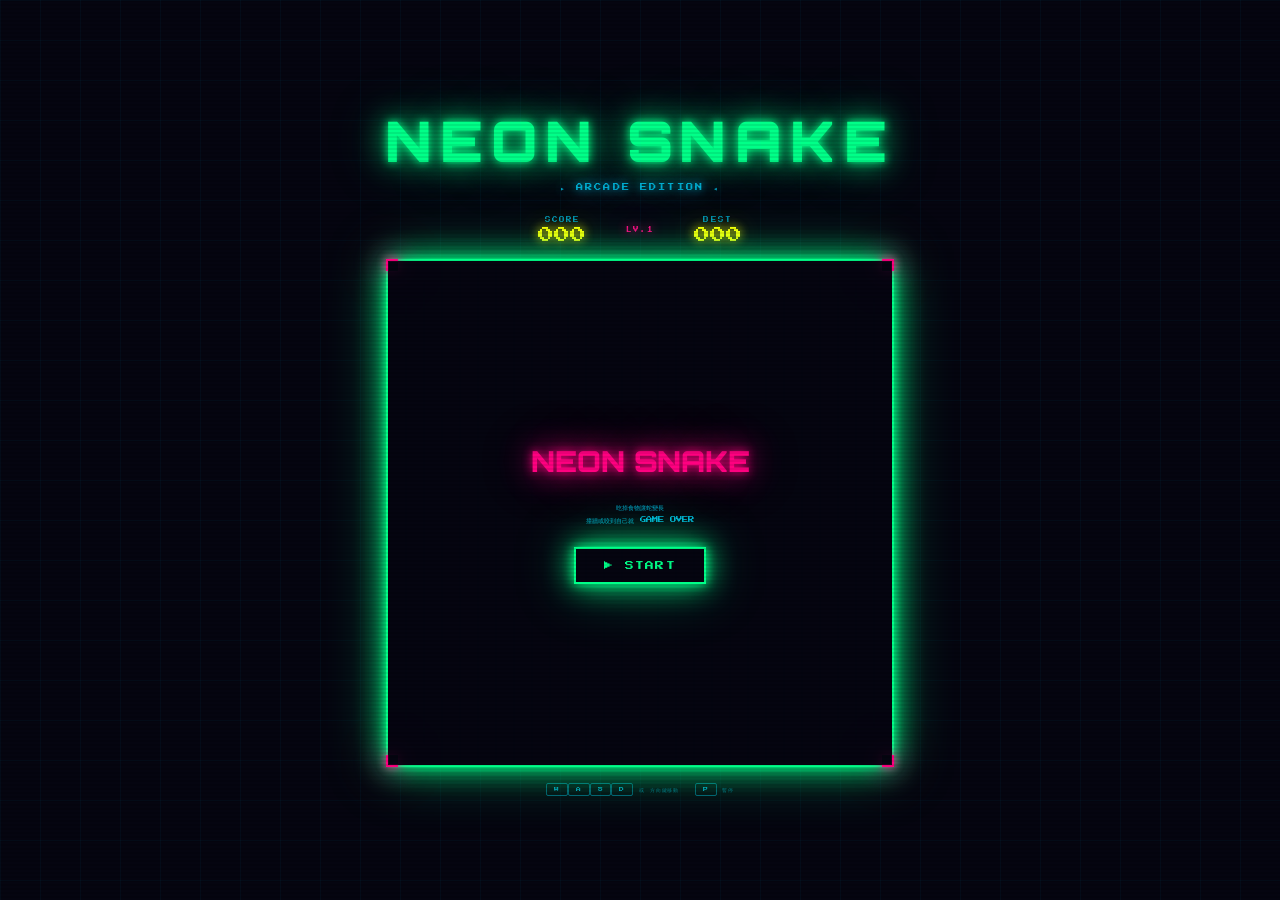
<file: game/Web_Game_4/index.html>
<!DOCTYPE html>
<html lang="zh-TW">
<head>
<meta charset="UTF-8">
<meta name="viewport" content="width=device-width, initial-scale=1.0">
<title>🐍 NEON SNAKE</title>
<style>
  @import url('https://fonts.googleapis.com/css2?family=Press+Start+2P&family=Orbitron:wght@400;700;900&display=swap');

  :root {
    --neon-green: #00ff88;
    --neon-pink: #ff0080;
    --neon-blue: #00d4ff;
    --neon-yellow: #ffff00;
    --dark: #050510;
    --grid: #0a0a2e;
    --glow-green: 0 0 10px #00ff88, 0 0 30px #00ff88, 0 0 60px #00ff8866;
    --glow-pink: 0 0 10px #ff0080, 0 0 30px #ff0080, 0 0 60px #ff008066;
    --glow-blue: 0 0 10px #00d4ff, 0 0 30px #00d4ff;
  }

  * { margin: 0; padding: 0; box-sizing: border-box; }

  body {
    background: var(--dark);
    min-height: 100vh;
    display: flex;
    flex-direction: column;
    align-items: center;
    justify-content: center;
    font-family: 'Press Start 2P', monospace;
    overflow: hidden;
    position: relative;
  }

  /* Scanline effect */
  body::after {
    content: '';
    position: fixed;
    inset: 0;
    background: repeating-linear-gradient(
      0deg,
      transparent,
      transparent 2px,
      rgba(0,0,0,0.08) 2px,
      rgba(0,0,0,0.08) 4px
    );
    pointer-events: none;
    z-index: 100;
  }

  /* Background grid */
  body::before {
    content: '';
    position: fixed;
    inset: 0;
    background-image:
      linear-gradient(rgba(0,212,255,0.04) 1px, transparent 1px),
      linear-gradient(90deg, rgba(0,212,255,0.04) 1px, transparent 1px);
    background-size: 40px 40px;
    pointer-events: none;
  }

  .title {
    font-family: 'Orbitron', monospace;
    font-weight: 900;
    font-size: clamp(2rem, 6vw, 3.5rem);
    color: var(--neon-green);
    text-shadow: var(--glow-green);
    letter-spacing: 0.15em;
    margin-bottom: 8px;
    animation: flicker 4s infinite;
  }

  .subtitle {
    font-size: 0.45rem;
    color: var(--neon-blue);
    letter-spacing: 0.3em;
    text-shadow: var(--glow-blue);
    margin-bottom: 24px;
    opacity: 0.8;
  }

  @keyframes flicker {
    0%, 95%, 100% { opacity: 1; }
    96% { opacity: 0.6; }
    97% { opacity: 1; }
    98% { opacity: 0.4; }
    99% { opacity: 1; }
  }

  .hud {
    display: flex;
    gap: 40px;
    margin-bottom: 16px;
    align-items: center;
  }

  .hud-box {
    text-align: center;
  }

  .hud-label {
    font-size: 0.35rem;
    color: var(--neon-blue);
    letter-spacing: 0.2em;
    opacity: 0.7;
    margin-bottom: 4px;
  }

  .hud-value {
    font-size: 1rem;
    color: var(--neon-yellow);
    text-shadow: 0 0 10px #ffff00, 0 0 30px #ffff0066;
  }

  .game-wrapper {
    position: relative;
    border: 2px solid var(--neon-green);
    box-shadow: var(--glow-green), inset 0 0 40px rgba(0,255,136,0.03);
    border-radius: 4px;
  }

  canvas {
    display: block;
    background: var(--grid);
    image-rendering: pixelated;
  }

  /* Corner decorations */
  .corner {
    position: absolute;
    width: 12px;
    height: 12px;
    border-color: var(--neon-pink);
    border-style: solid;
    box-shadow: var(--glow-pink);
  }
  .corner.tl { top: -2px; left: -2px; border-width: 3px 0 0 3px; }
  .corner.tr { top: -2px; right: -2px; border-width: 3px 3px 0 0; }
  .corner.bl { bottom: -2px; left: -2px; border-width: 0 0 3px 3px; }
  .corner.br { bottom: -2px; right: -2px; border-width: 0 3px 3px 0; }

  .overlay {
    position: absolute;
    inset: 0;
    display: flex;
    flex-direction: column;
    align-items: center;
    justify-content: center;
    background: rgba(5,5,16,0.88);
    gap: 20px;
    z-index: 10;
  }

  .overlay.hidden { display: none; }

  .overlay-title {
    font-family: 'Orbitron', monospace;
    font-weight: 900;
    font-size: clamp(1rem, 3vw, 1.8rem);
    color: var(--neon-pink);
    text-shadow: var(--glow-pink);
    text-align: center;
    line-height: 1.4;
  }

  .overlay-sub {
    font-size: 0.4rem;
    color: var(--neon-blue);
    text-align: center;
    line-height: 2;
    opacity: 0.85;
  }

  .btn {
    font-family: 'Press Start 2P', monospace;
    font-size: 0.55rem;
    padding: 12px 28px;
    background: transparent;
    border: 2px solid var(--neon-green);
    color: var(--neon-green);
    cursor: pointer;
    letter-spacing: 0.15em;
    box-shadow: var(--glow-green);
    transition: all 0.15s;
    position: relative;
    overflow: hidden;
  }

  .btn::before {
    content: '';
    position: absolute;
    inset: 0;
    background: var(--neon-green);
    opacity: 0;
    transition: opacity 0.15s;
  }

  .btn:hover::before { opacity: 0.15; }
  .btn:hover { box-shadow: var(--glow-green), 0 0 80px rgba(0,255,136,0.3); }
  .btn:active { transform: scale(0.97); }

  .btn span { position: relative; z-index: 1; }

  .controls {
    margin-top: 16px;
    display: flex;
    gap: 16px;
    align-items: center;
    font-size: 0.3rem;
    color: rgba(0,212,255,0.5);
    letter-spacing: 0.15em;
  }

  .key {
    display: inline-block;
    padding: 3px 7px;
    border: 1px solid rgba(0,212,255,0.4);
    color: rgba(0,212,255,0.7);
    font-size: 0.3rem;
    border-radius: 2px;
  }

  /* Mobile D-pad */
  .dpad {
    display: none;
    margin-top: 20px;
    position: relative;
    width: 120px;
    height: 120px;
  }

  .dpad-btn {
    position: absolute;
    width: 36px;
    height: 36px;
    background: rgba(0,255,136,0.1);
    border: 1.5px solid var(--neon-green);
    color: var(--neon-green);
    font-size: 14px;
    cursor: pointer;
    display: flex;
    align-items: center;
    justify-content: center;
    border-radius: 3px;
    box-shadow: 0 0 6px rgba(0,255,136,0.4);
    user-select: none;
    -webkit-tap-highlight-color: transparent;
  }
  .dpad-btn:active { background: rgba(0,255,136,0.25); }
  .dpad-up    { top: 0;   left: 42px; }
  .dpad-down  { bottom: 0; left: 42px; }
  .dpad-left  { top: 42px; left: 0; }
  .dpad-right { top: 42px; right: 0; }

  @media (max-width: 600px) {
    .dpad { display: grid; }
    .controls { display: none; }
  }

  .level-badge {
    font-size: 0.35rem;
    color: var(--neon-pink);
    text-shadow: var(--glow-pink);
    letter-spacing: 0.15em;
  }
</style>
</head>
<body>

<div class="title">NEON SNAKE</div>
<div class="subtitle">▸ ARCADE EDITION ◂</div>

<div class="hud">
  <div class="hud-box">
    <div class="hud-label">SCORE</div>
    <div class="hud-value" id="score">000</div>
  </div>
  <div class="hud-box">
    <div class="level-badge" id="level-badge">LV.1</div>
  </div>
  <div class="hud-box">
    <div class="hud-label">BEST</div>
    <div class="hud-value" id="best">000</div>
  </div>
</div>

<div class="game-wrapper">
  <div class="corner tl"></div>
  <div class="corner tr"></div>
  <div class="corner bl"></div>
  <div class="corner br"></div>

  <canvas id="canvas"></canvas>

  <div class="overlay" id="overlay">
    <div class="overlay-title" id="overlay-title">NEON SNAKE</div>
    <div class="overlay-sub" id="overlay-sub">
      吃掉食物讓蛇變長<br>
      撞牆或咬到自己就 GAME OVER
    </div>
    <button class="btn" id="start-btn"><span>▶ START</span></button>
  </div>
</div>

<div class="controls">
  <span><span class="key">W</span><span class="key">A</span><span class="key">S</span><span class="key">D</span> 或 方向鍵移動</span>
  <span><span class="key">P</span> 暫停</span>
</div>

<div class="dpad">
  <div class="dpad-btn dpad-up"    data-dir="UP">▲</div>
  <div class="dpad-btn dpad-left"  data-dir="LEFT">◀</div>
  <div class="dpad-btn dpad-right" data-dir="RIGHT">▶</div>
  <div class="dpad-btn dpad-down"  data-dir="DOWN">▼</div>
</div>

<script>
const canvas = document.getElementById('canvas');
const ctx = canvas.getContext('2d');

// Responsive sizing
const isMobile = window.innerWidth <= 600;
const CELL = isMobile ? 14 : 18;
const COLS = isMobile ? 22 : 28;
const ROWS = isMobile ? 22 : 28;
canvas.width  = COLS * CELL;
canvas.height = ROWS * CELL;

// Game state
let snake, dir, nextDir, food, bonus, score, best, running, paused, gameOver, level, tick, tickInterval;

const COLORS = {
  snakeHead: '#00ff88',
  snakeBody: ['#00ff88','#00e87a','#00cc6a','#00b05a'],
  food: '#ff0080',
  bonus: '#ffff00',
  gridLine: 'rgba(0,212,255,0.04)',
  bg: '#050510',
};

function init() {
  const mid = Math.floor(COLS / 2);
  const midR = Math.floor(ROWS / 2);
  snake = [
    {x: mid, y: midR},
    {x: mid-1, y: midR},
    {x: mid-2, y: midR},
  ];
  dir = {x:1, y:0};
  nextDir = {x:1, y:0};
  score = 0;
  level = 1;
  tick = 0;
  food = spawnFood();
  bonus = null;
  gameOver = false;
  paused = false;
  updateHUD();
}

function spawnFood() {
  let pos;
  do {
    pos = {x: Math.floor(Math.random()*COLS), y: Math.floor(Math.random()*ROWS)};
  } while (snake.some(s => s.x===pos.x && s.y===pos.y));
  return pos;
}

function spawnBonus() {
  if (bonus) return;
  let pos;
  do {
    pos = {x: Math.floor(Math.random()*COLS), y: Math.floor(Math.random()*ROWS)};
  } while (snake.some(s => s.x===pos.x && s.y===pos.y) || (food.x===pos.x && food.y===pos.y));
  bonus = {...pos, timer: 80};
}

function getSpeed() {
  return Math.max(60, 160 - (level-1)*18);
}

function updateHUD() {
  document.getElementById('score').textContent = String(score).padStart(3,'0');
  document.getElementById('best').textContent  = String(best||0).padStart(3,'0');
  document.getElementById('level-badge').textContent = `LV.${level}`;
}

// Drawing
function drawGrid() {
  ctx.strokeStyle = COLORS.gridLine;
  ctx.lineWidth = 0.5;
  for (let x=0; x<=COLS; x++) {
    ctx.beginPath(); ctx.moveTo(x*CELL,0); ctx.lineTo(x*CELL,ROWS*CELL); ctx.stroke();
  }
  for (let y=0; y<=ROWS; y++) {
    ctx.beginPath(); ctx.moveTo(0,y*CELL); ctx.lineTo(COLS*CELL,y*CELL); ctx.stroke();
  }
}

function drawSnake() {
  snake.forEach((seg, i) => {
    const t = i / snake.length;
    const alpha = 1 - t * 0.55;
    if (i === 0) {
      // Head — bright with glow
      ctx.shadowColor = '#00ff88';
      ctx.shadowBlur = 20;
      ctx.fillStyle = `rgba(0,255,136,${alpha})`;
    } else {
      ctx.shadowBlur = 8;
      ctx.shadowColor = '#00ff88';
      const g = Math.floor(160 + (1-t)*95);
      ctx.fillStyle = `rgba(0,${g},100,${alpha})`;
    }
    const pad = i === 0 ? 1 : 2;
    ctx.fillRect(seg.x*CELL+pad, seg.y*CELL+pad, CELL-pad*2, CELL-pad*2);

    // Eyes on head
    if (i === 0) {
      ctx.shadowBlur = 0;
      ctx.fillStyle = '#050510';
      const ex = dir.x, ey = dir.y;
      const cx = seg.x*CELL + CELL/2, cy = seg.y*CELL + CELL/2;
      const es = CELL > 14 ? 2 : 1.5;
      const off = CELL * 0.18;
      ctx.fillRect(cx + ex*off - ey*off - es/2, cy + ey*off + ex*off - es/2, es, es);
      ctx.fillRect(cx + ex*off + ey*off - es/2, cy + ey*off - ex*off - es/2, es, es);
    }
  });
  ctx.shadowBlur = 0;
}

function drawFood() {
  const cx = food.x*CELL + CELL/2, cy = food.y*CELL + CELL/2;
  const r = CELL/2 - 2;
  const pulse = 0.7 + 0.3 * Math.sin(Date.now()/200);

  ctx.shadowColor = '#ff0080';
  ctx.shadowBlur = 15 * pulse;
  ctx.fillStyle = `rgba(255,0,128,${0.8 + 0.2*pulse})`;
  ctx.beginPath(); ctx.arc(cx, cy, r * pulse, 0, Math.PI*2); ctx.fill();
  ctx.shadowBlur = 0;

  // ✕ symbol
  ctx.strokeStyle = '#fff';
  ctx.lineWidth = 1;
  ctx.beginPath();
  ctx.moveTo(cx-r*0.4, cy-r*0.4); ctx.lineTo(cx+r*0.4, cy+r*0.4);
  ctx.moveTo(cx+r*0.4, cy-r*0.4); ctx.lineTo(cx-r*0.4, cy+r*0.4);
  ctx.stroke();
}

function drawBonus() {
  if (!bonus) return;
  const cx = bonus.x*CELL + CELL/2, cy = bonus.y*CELL + CELL/2;
  const r = CELL/2 - 2;
  const fade = bonus.timer / 80;
  const pulse = 0.8 + 0.2 * Math.sin(Date.now()/120);

  ctx.shadowColor = '#ffff00';
  ctx.shadowBlur = 20 * pulse;
  ctx.fillStyle = `rgba(255,220,0,${fade * pulse})`;
  ctx.beginPath(); ctx.arc(cx, cy, r*pulse, 0, Math.PI*2); ctx.fill();
  ctx.shadowBlur = 0;

  ctx.fillStyle = `rgba(5,5,16,${fade})`;
  ctx.font = `bold ${Math.floor(CELL*0.55)}px monospace`;
  ctx.textAlign = 'center';
  ctx.textBaseline = 'middle';
  ctx.fillText('★', cx, cy+1);
}

// Particles
let particles = [];
function addParticles(x, y, color) {
  for (let i=0; i<10; i++) {
    const angle = Math.random()*Math.PI*2;
    const speed = 1 + Math.random()*3;
    particles.push({
      x: x*CELL+CELL/2, y: y*CELL+CELL/2,
      vx: Math.cos(angle)*speed, vy: Math.sin(angle)*speed,
      life: 1, color
    });
  }
}
function updateParticles() {
  particles = particles.filter(p => p.life > 0);
  particles.forEach(p => {
    p.x += p.vx; p.y += p.vy;
    p.vy += 0.08;
    p.life -= 0.04;
    ctx.shadowColor = p.color;
    ctx.shadowBlur = 6;
    ctx.fillStyle = p.color + Math.floor(p.life*255).toString(16).padStart(2,'0');
    ctx.fillRect(p.x-2, p.y-2, 4, 4);
  });
  ctx.shadowBlur = 0;
}

function draw() {
  ctx.fillStyle = COLORS.bg;
  ctx.fillRect(0, 0, canvas.width, canvas.height);
  drawGrid();
  updateParticles();
  drawFood();
  drawBonus();
  drawSnake();
}

// Game loop
function step() {
  if (!running || paused || gameOver) return;
  tick++;

  dir = {...nextDir};
  const head = {x: snake[0].x + dir.x, y: snake[0].y + dir.y};

  // Wall collision
  if (head.x < 0 || head.x >= COLS || head.y < 0 || head.y >= ROWS) {
    endGame(); return;
  }
  // Self collision
  if (snake.some(s => s.x===head.x && s.y===head.y)) {
    endGame(); return;
  }

  let grew = false;
  // Eat food
  if (head.x===food.x && head.y===food.y) {
    score += level * 10;
    grew = true;
    addParticles(food.x, food.y, '#ff0080');
    food = spawnFood();
    if (score % 100 === 0 && level < 9) level++;
    if (score % 50 === 0) spawnBonus();
    updateHUD();
    clearInterval(tickInterval);
    tickInterval = setInterval(step, getSpeed());
  }

  // Eat bonus
  if (bonus && head.x===bonus.x && head.y===bonus.y) {
    score += level * 30;
    addParticles(bonus.x, bonus.y, '#ffff00');
    bonus = null;
    updateHUD();
  }

  snake.unshift(head);
  if (!grew) snake.pop();

  // Bonus timer
  if (bonus) {
    bonus.timer--;
    if (bonus.timer <= 0) bonus = null;
  }

  if (score > (best||0)) { best = score; }
  draw();
}

function endGame() {
  gameOver = true;
  running = false;
  clearInterval(tickInterval);
  if (score > (best||0)) best = score;
  updateHUD();

  // Flash snake red
  let flashes = 0;
  const flashInterval = setInterval(() => {
    draw();
    // Red overlay flash
    ctx.fillStyle = `rgba(255,0,0,${flashes%2===0 ? 0.15 : 0})`;
    ctx.fillRect(0,0,canvas.width,canvas.height);
    flashes++;
    if (flashes >= 6) {
      clearInterval(flashInterval);
      showOverlay('GAME OVER', `SCORE: ${String(score).padStart(3,'0')}  BEST: ${String(best).padStart(3,'0')}`, '▶ RETRY');
    }
  }, 100);
}

function showOverlay(title, sub, btn) {
  document.getElementById('overlay-title').textContent = title;
  document.getElementById('overlay-sub').innerHTML = sub.replace(/  /g,'<br>');
  document.getElementById('start-btn').querySelector('span').textContent = btn;
  document.getElementById('overlay').classList.remove('hidden');
}

function startGame() {
  document.getElementById('overlay').classList.add('hidden');
  init();
  running = true;
  clearInterval(tickInterval);
  tickInterval = setInterval(step, getSpeed());
  // draw loop for smooth animations
  requestAnimationFrame(function loop() {
    if (running || gameOver) draw();
    requestAnimationFrame(loop);
  });
}

// Controls
const DIRS = {
  ArrowUp:{x:0,y:-1}, ArrowDown:{x:0,y:1}, ArrowLeft:{x:-1,y:0}, ArrowRight:{x:1,y:0},
  w:{x:0,y:-1}, s:{x:0,y:1}, a:{x:-1,y:0}, d:{x:1,y:0},
  W:{x:0,y:-1}, S:{x:0,y:1}, A:{x:-1,y:0}, D:{x:1,y:0},
};
document.addEventListener('keydown', e => {
  if (e.key === 'p' || e.key === 'P') {
    if (running && !gameOver) paused = !paused;
    return;
  }
  const d = DIRS[e.key];
  if (d && !(d.x===-dir.x && d.y===-dir.y)) {
    nextDir = d;
    if (['ArrowUp','ArrowDown','ArrowLeft','ArrowRight'].includes(e.key)) e.preventDefault();
  }
});

// D-pad
document.querySelectorAll('.dpad-btn').forEach(btn => {
  const handler = () => {
    const map = {UP:{x:0,y:-1}, DOWN:{x:0,y:1}, LEFT:{x:-1,y:0}, RIGHT:{x:1,y:0}};
    const d = map[btn.dataset.dir];
    if (d && !(d.x===-dir.x && d.y===-dir.y)) nextDir = d;
  };
  btn.addEventListener('touchstart', e => { e.preventDefault(); handler(); }, {passive:false});
  btn.addEventListener('mousedown', handler);
});

document.getElementById('start-btn').addEventListener('click', startGame);

// Initial draw
draw();
</script>
</body>
</html>
</file>
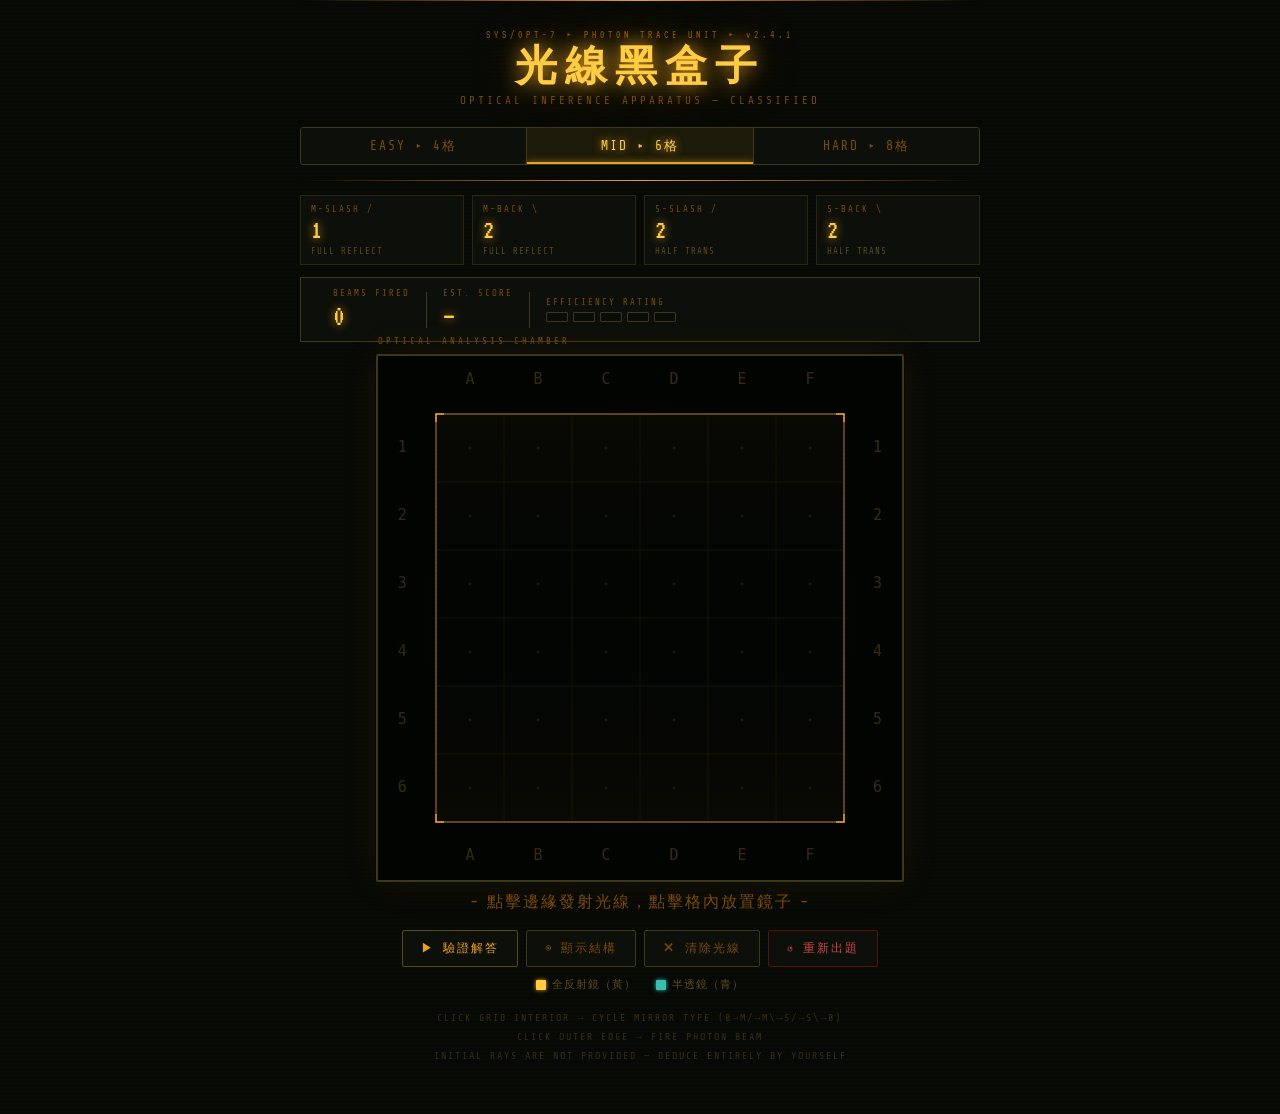
<file: game/Web_Game_5/index.html>
<!DOCTYPE html>
<html lang="zh-TW">
<head>
<meta charset="UTF-8">
<meta name="viewport" content="width=device-width, initial-scale=1.0">
<title>光線黑盒子 — 光學分析儀</title>
<style>
@import url('https://fonts.googleapis.com/css2?family=Share+Tech+Mono&family=VT323&display=swap');

:root {
  --amber:   #e8a020;
  --amber2:  #ffcc44;
  --amber-dim: #7a4a08;
  --amber-glow: rgba(232,160,32,0.18);
  --bg:      #080a06;
  --panel:   #0d0f0a;
  --border:  #2a2610;
  --border2: #3d3818;
  --green:   #4dff91;
  --cyan:    #40e0d0;
  --red:     #ff4444;
  --scan-line: rgba(0,0,0,0.18);
}

*, *::before, *::after { box-sizing: border-box; margin: 0; padding: 0; }

body {
  background: var(--bg);
  background-image:
    repeating-linear-gradient(
      0deg,
      transparent,
      transparent 3px,
      var(--scan-line) 3px,
      var(--scan-line) 4px
    );
  min-height: 100vh;
  display: flex;
  flex-direction: column;
  align-items: center;
  font-family: 'Share Tech Mono', monospace;
  color: var(--amber);
  padding: 0 16px 48px;
  overflow-x: hidden;
}

/* ── header ── */
.header {
  width: 100%;
  max-width: 680px;
  padding: 28px 0 16px;
  text-align: center;
  position: relative;
}
.header::before, .header::after {
  content: '';
  position: absolute;
  left: 0; right: 0;
  height: 1px;
  background: linear-gradient(90deg, transparent, var(--amber-dim), var(--amber), var(--amber-dim), transparent);
}
.header::before { top: 0; }
.header::after  { bottom: 0; }

.sys-label {
  font-family: 'VT323', monospace;
  font-size: 11px;
  letter-spacing: 4px;
  color: var(--amber-dim);
  margin-bottom: 6px;
}
h1 {
  font-family: 'VT323', monospace;
  font-size: 42px;
  letter-spacing: 8px;
  color: var(--amber2);
  text-shadow: 0 0 20px var(--amber), 0 0 60px rgba(232,160,32,0.3);
  line-height: 1;
}
.sub {
  font-size: 11px;
  letter-spacing: 3px;
  color: var(--amber-dim);
  margin-top: 6px;
}

/* ── difficulty ── */
.diff-row {
  display: flex;
  gap: 0;
  margin: 20px 0 0;
  border: 1px solid var(--border2);
  border-radius: 3px;
  overflow: hidden;
}
.diff-btn {
  flex: 1;
  background: var(--panel);
  color: var(--amber-dim);
  border: none;
  padding: 9px 0;
  font-family: 'Share Tech Mono', monospace;
  font-size: 13px;
  letter-spacing: 2px;
  cursor: pointer;
  transition: background 0.15s, color 0.15s;
  border-right: 1px solid var(--border2);
  position: relative;
}
.diff-btn:last-child { border-right: none; }
.diff-btn:hover { background: #141610; color: var(--amber); }
.diff-btn.active {
  background: #1c1a08;
  color: var(--amber2);
  text-shadow: 0 0 8px var(--amber);
}
.diff-btn.active::after {
  content: '';
  position: absolute;
  bottom: 0; left: 0; right: 0;
  height: 2px;
  background: var(--amber);
  box-shadow: 0 0 6px var(--amber);
}

/* ── info panel ── */
.info-panel {
  width: 100%;
  max-width: 680px;
  display: grid;
  grid-template-columns: 1fr 1fr 1fr 1fr;
  gap: 8px;
  margin: 14px 0 12px;
}
.info-cell {
  background: var(--panel);
  border: 1px solid var(--border);
  padding: 8px 10px;
  display: flex;
  flex-direction: column;
  gap: 2px;
}
.info-label {
  font-size: 9px;
  letter-spacing: 2px;
  color: var(--amber-dim);
}
.info-val {
  font-family: 'VT323', monospace;
  font-size: 28px;
  color: var(--amber2);
  text-shadow: 0 0 10px var(--amber);
  line-height: 1;
}
.info-sub {
  font-size: 9px;
  color: #5a4a20;
  letter-spacing: 1px;
}

/* ── canvas wrapper ── */
.canvas-outer {
  position: relative;
  background: #04060302;
  border: 2px solid var(--border2);
  box-shadow:
    0 0 0 1px #080806,
    0 0 40px rgba(232,160,32,0.08),
    inset 0 0 80px rgba(0,0,0,0.6);
  border-radius: 2px;
}
.canvas-outer::before {
  content: 'OPTICAL ANALYSIS CHAMBER';
  position: absolute;
  top: -20px; left: 0;
  font-size: 9px;
  letter-spacing: 3px;
  color: var(--amber-dim);
}
.canvas-outer::after {
  content: '';
  position: absolute;
  inset: 0;
  background: repeating-linear-gradient(
    0deg, transparent, transparent 3px,
    rgba(0,0,0,0.08) 3px, rgba(0,0,0,0.08) 4px
  );
  pointer-events: none;
  border-radius: 2px;
}

canvas {
  display: block;
  cursor: crosshair;
}

/* ── controls ── */
.controls {
  display: flex;
  gap: 8px;
  margin-top: 16px;
  flex-wrap: wrap;
  justify-content: center;
}
.btn {
  background: var(--panel);
  color: var(--amber-dim);
  border: 1px solid var(--border2);
  padding: 9px 18px;
  font-family: 'Share Tech Mono', monospace;
  font-size: 12px;
  letter-spacing: 2px;
  cursor: pointer;
  border-radius: 2px;
  transition: all 0.15s;
  position: relative;
  overflow: hidden;
}
.btn:hover {
  color: var(--amber2);
  border-color: var(--amber-dim);
  background: #111008;
  text-shadow: 0 0 8px var(--amber);
}
.btn.primary {
  border-color: #5a4a10;
  color: var(--amber);
}
.btn.primary:hover {
  border-color: var(--amber);
  box-shadow: 0 0 12px rgba(232,160,32,0.25);
  text-shadow: 0 0 10px var(--amber);
}
.btn.danger { border-color: #5a1010; color: #cc4444; }
.btn.danger:hover { border-color: var(--red); color: var(--red); box-shadow: 0 0 12px rgba(255,68,68,0.2); }

/* ── legend ── */
.legend {
  display: flex;
  gap: 20px;
  margin-top: 10px;
  font-size: 11px;
  color: #5a4a20;
  letter-spacing: 1px;
  flex-wrap: wrap;
  justify-content: center;
}
.legend span { display: flex; align-items: center; gap: 6px; }
.dot { width: 10px; height: 10px; border-radius: 1px; flex-shrink: 0; }
.dot-y { background: var(--amber2); box-shadow: 0 0 4px var(--amber); }
.dot-c { background: var(--cyan); box-shadow: 0 0 4px var(--cyan); opacity: 0.85; }

/* ── beam counter panel ── */
.beam-panel {
  width: 100%;
  max-width: 680px;
  display: flex;
  align-items: center;
  background: var(--panel);
  border: 1px solid var(--border2);
  margin-bottom: 12px;
  padding: 10px 16px;
  gap: 0;
}
.beam-cell {
  display: flex;
  flex-direction: column;
  gap: 3px;
  padding: 0 16px;
}
.beam-cell-wide { flex: 1; }
.beam-divider {
  width: 1px;
  height: 36px;
  background: var(--border2);
  flex-shrink: 0;
}
.beam-label {
  font-size: 9px;
  letter-spacing: 2px;
  color: var(--amber-dim);
}
.beam-val {
  font-family: 'VT323', monospace;
  font-size: 30px;
  color: var(--amber2);
  text-shadow: 0 0 10px var(--amber);
  line-height: 1;
  min-width: 52px;
}
.beam-rating {
  display: flex;
  gap: 5px;
  align-items: center;
  margin-top: 2px;
}
.rating-pip {
  width: 22px;
  height: 10px;
  border: 1px solid var(--border2);
  border-radius: 1px;
  background: #0a0c08;
  transition: background 0.3s, box-shadow 0.3s, border-color 0.3s;
}
.rating-pip.lit-s {
  background: #cc4400;
  border-color: #ff6600;
  box-shadow: 0 0 6px #ff6600aa;
}
.rating-pip.lit-m {
  background: #aa8800;
  border-color: #ffcc00;
  box-shadow: 0 0 6px #ffcc0088;
}
.rating-pip.lit-g {
  background: #006600;
  border-color: #00ff66;
  box-shadow: 0 0 6px #00ff6688;
}

/* ── score result modal content ── */
.score-display {
  margin: 12px 0 20px;
}
.score-big {
  font-family: 'VT323', monospace;
  font-size: 72px;
  line-height: 1;
  text-shadow: 0 0 20px currentColor;
  letter-spacing: 2px;
}
.score-rank {
  font-family: 'VT323', monospace;
  font-size: 22px;
  letter-spacing: 6px;
  margin-top: 4px;
}
.score-detail {
  font-size: 11px;
  letter-spacing: 1px;
  color: #5a4a20;
  margin-top: 10px;
  line-height: 1.8;
}
.score-detail span { color: var(--amber-dim); }
.status-bar {
  width: 100%;
  max-width: 680px;
  margin-top: 10px;
  font-family: 'VT323', monospace;
  font-size: 16px;
  color: var(--amber-dim);
  letter-spacing: 2px;
  min-height: 22px;
  text-align: center;
  transition: color 0.2s;
}
.status-bar.ok  { color: var(--green); text-shadow: 0 0 8px var(--green); }
.status-bar.err { color: var(--red);   text-shadow: 0 0 8px var(--red);   }

/* ── footer ── */
.hint {
  margin-top: 16px;
  font-size: 10px;
  letter-spacing: 2px;
  color: #362e14;
  text-align: center;
  line-height: 1.9;
  max-width: 520px;
}

/* ── modal overlay ── */
.modal-bg {
  display: none;
  position: fixed; inset: 0;
  background: rgba(0,0,0,0.85);
  z-index: 100;
  align-items: center;
  justify-content: center;
}
.modal-bg.show { display: flex; }
.modal {
  background: #0d0f0a;
  border: 1px solid var(--amber-dim);
  box-shadow: 0 0 40px rgba(232,160,32,0.2);
  padding: 36px 44px;
  text-align: center;
  max-width: 360px;
  width: 90%;
}
.modal h2 {
  font-family: 'VT323', monospace;
  font-size: 32px;
  color: var(--amber2);
  text-shadow: 0 0 12px var(--amber);
  letter-spacing: 4px;
  margin-bottom: 12px;
}
.modal p {
  font-size: 12px;
  color: var(--amber-dim);
  letter-spacing: 1px;
  line-height: 1.7;
  margin-bottom: 24px;
}
</style>
</head>
<body>

<div class="header">
  <div class="sys-label">SYS/OPT-7 ▸ PHOTON TRACE UNIT ▸ v2.4.1</div>
  <h1>光線黑盒子</h1>
  <div class="sub">OPTICAL INFERENCE APPARATUS — CLASSIFIED</div>
  <div class="diff-row">
    <button class="diff-btn" data-d="easy"   onclick="setDiff('easy')">EASY  ▸ 4格</button>
    <button class="diff-btn active" data-d="mid" onclick="setDiff('mid')">MID   ▸ 6格</button>
    <button class="diff-btn" data-d="hard"  onclick="setDiff('hard')">HARD  ▸ 8格</button>
  </div>
</div>

<div class="info-panel">
  <div class="info-cell">
    <div class="info-label">M-SLASH /</div>
    <div class="info-val" id="c1">0</div>
    <div class="info-sub">FULL REFLECT</div>
  </div>
  <div class="info-cell">
    <div class="info-label">M-BACK \</div>
    <div class="info-val" id="c2">0</div>
    <div class="info-sub">FULL REFLECT</div>
  </div>
  <div class="info-cell">
    <div class="info-label">S-SLASH /</div>
    <div class="info-val" id="c3">0</div>
    <div class="info-sub">HALF TRANS</div>
  </div>
  <div class="info-cell">
    <div class="info-label">S-BACK \</div>
    <div class="info-val" id="c4">0</div>
    <div class="info-sub">HALF TRANS</div>
  </div>
</div>

<div class="beam-panel">
  <div class="beam-cell">
    <div class="beam-label">BEAMS FIRED</div>
    <div class="beam-val" id="beamCount">0</div>
  </div>
  <div class="beam-divider"></div>
  <div class="beam-cell">
    <div class="beam-label">EST. SCORE</div>
    <div class="beam-val" id="scoreEst">—</div>
  </div>
  <div class="beam-divider"></div>
  <div class="beam-cell beam-cell-wide">
    <div class="beam-label">EFFICIENCY RATING</div>
    <div class="beam-rating" id="ratingBar">
      <div class="rating-pip" id="pip0"></div>
      <div class="rating-pip" id="pip1"></div>
      <div class="rating-pip" id="pip2"></div>
      <div class="rating-pip" id="pip3"></div>
      <div class="rating-pip" id="pip4"></div>
    </div>
  </div>
</div>

<div class="canvas-outer" id="canvasOuter">
  <canvas id="gameCanvas"></canvas>
</div>

<div class="status-bar" id="statusBar">— 點擊邊緣發射光線，點擊格內放置鏡子 —</div>

<div class="controls">
  <button class="btn primary" onclick="checkAnswer()">▶ 驗證解答</button>
  <button class="btn" onclick="reveal()">◉ 顯示結構</button>
  <button class="btn" onclick="clearRays()">✕ 清除光線</button>
  <button class="btn danger" onclick="initGame()">↺ 重新出題</button>
</div>

<div class="legend">
  <span><div class="dot dot-y"></div> 全反射鏡（黃）</span>
  <span><div class="dot dot-c"></div> 半透鏡（青）</span>
</div>

<div class="hint">
  CLICK GRID INTERIOR → CYCLE MIRROR TYPE (0→M/→M\→S/→S\→0)<br>
  CLICK OUTER EDGE → FIRE PHOTON BEAM<br>
  INITIAL RAYS ARE NOT PROVIDED — DEDUCE ENTIRELY BY YOURSELF
</div>

<!-- modal -->
<div class="modal-bg" id="modalBg">
  <div class="modal">
    <h2 id="modalTitle">CONFIRMED</h2>
    <div id="scoreDisplay" class="score-display" style="display:none">
      <div class="score-big" id="scoreBig">0</div>
      <div class="score-rank" id="scoreRank">—</div>
      <div class="score-detail" id="scoreDetail"></div>
    </div>
    <p id="modalMsg">結構完全吻合。</p>
    <button class="btn primary" onclick="closeModal()">[ CLOSE ]</button>
  </div>
</div>

<script>
// ═══════════════════════════════════════════════
//  CONSTANTS & STATE
// ═══════════════════════════════════════════════
const canvas = document.getElementById('gameCanvas');
const ctx    = canvas.getContext('2d');

const DIFFICULTY = {
  easy: { n: 4, mirrors: [3, 5],  cell: 72 },
  mid:  { n: 6, mirrors: [4, 7],  cell: 68 },
  hard: { n: 8, mirrors: [5, 10], cell: 60 },
};

let DIFF     = 'mid';
let N        = 6;
let CELL     = 68;
let MARGIN   = 56;

const DX = { R:1, L:-1, U:0, D:0 };
const DY = { R:0, L:0,  U:-1, D:1 };
const SLASH_R  = { R:'U', L:'D', U:'R', D:'L' };
const BSLASH_R = { R:'D', L:'U', U:'L', D:'R' };

let hiddenBoard = [];
let playerBoard = [];
let itemCounts  = {};
let activeRays  = [];   // player-fired rays
let isRevealed  = false;
let beamsFired  = 0;    // cumulative count (never decreases on clear)

// ═══════════════════════════════════════════════
//  SETUP CANVAS SIZE
// ═══════════════════════════════════════════════
function resizeCanvas() {
  const cfg = DIFFICULTY[DIFF];
  N    = cfg.n;
  CELL = cfg.cell;
  MARGIN = Math.round(CELL * 0.85);
  const size = MARGIN * 2 + N * CELL;
  canvas.width  = size;
  canvas.height = size;
}

// ═══════════════════════════════════════════════
//  COORD HELPERS
// ═══════════════════════════════════════════════
function cellPx(c, r) {
  return {
    x: MARGIN + c * CELL + CELL / 2,
    y: MARGIN + r * CELL + CELL / 2,
  };
}
function edgePx(col, row) {
  const x = (col < 0) ? MARGIN - CELL * 0.55
          : (col >= N) ? MARGIN + N * CELL + CELL * 0.55
          : MARGIN + col * CELL + CELL / 2;
  const y = (row < 0) ? MARGIN - CELL * 0.55
          : (row >= N) ? MARGIN + N * CELL + CELL * 0.55
          : MARGIN + row * CELL + CELL / 2;
  return { x, y };
}

// ═══════════════════════════════════════════════
//  RAY CALCULATION
// ═══════════════════════════════════════════════
function calculateRay(startPt) {
  const queue    = [{ col: startPt.col, row: startPt.row, dir: startPt.dir }];
  const visited  = new Set();
  const exits    = [];
  const segments = [];
  const hitMirrors = new Set();

  while (queue.length > 0) {
    const { col, row, dir } = queue.shift();
    const key = `${col},${row},${dir}`;
    if (visited.has(key)) continue;
    visited.add(key);

    const nc = col + DX[dir];
    const nr = row + DY[dir];

    const p1 = (col < 0 || col >= N || row < 0 || row >= N) ? edgePx(col, row) : cellPx(col, row);
    const p2 = (nc  < 0 || nc  >= N || nr  < 0 || nr  >= N) ? edgePx(nc, nr)   : cellPx(nc, nr);
    segments.push({ x1: p1.x, y1: p1.y, x2: p2.x, y2: p2.y });

    if (nc < 0 || nc >= N || nr < 0 || nr >= N) {
      exits.push({ col: nc, row: nr, dir });
      continue;
    }

    const item = hiddenBoard[nr][nc];
    hitMirrors.add(`${nr},${nc}`);
    if (item === 0) {
      hitMirrors.delete(`${nr},${nc}`);
      queue.push({ col: nc, row: nr, dir });
    } else if (item === 1) {
      queue.push({ col: nc, row: nr, dir: SLASH_R[dir] });
    } else if (item === 2) {
      queue.push({ col: nc, row: nr, dir: BSLASH_R[dir] });
    } else if (item === 3) {
      queue.push({ col: nc, row: nr, dir });
      queue.push({ col: nc, row: nr, dir: SLASH_R[dir] });
    } else if (item === 4) {
      queue.push({ col: nc, row: nr, dir });
      queue.push({ col: nc, row: nr, dir: BSLASH_R[dir] });
    }
  }
  return { start: startPt, exits, segments, hitMirrors };
}

// ═══════════════════════════════════════════════
//  GAME INIT
// ═══════════════════════════════════════════════
function setDiff(d) {
  DIFF = d;
  document.querySelectorAll('.diff-btn').forEach(b => {
    b.classList.toggle('active', b.dataset.d === d);
  });
  initGame();
}

function initGame() {
  resizeCanvas();
  isRevealed  = false;
  activeRays  = [];
  beamsFired  = 0;
  hiddenBoard = Array.from({ length: N }, () => Array(N).fill(0));
  playerBoard = Array.from({ length: N }, () => Array(N).fill(0));
  itemCounts  = { 1:0, 2:0, 3:0, 4:0 };
  setStatus('— 點擊邊緣發射光線，點擊格內放置鏡子 —', '');
  updateBeamUI();

  const cfg = DIFFICULTY[DIFF];
  const [minM, maxM] = cfg.mirrors;
  const total = minM + Math.floor(Math.random() * (maxM - minM + 1));

  for (let i = 0; i < total; i++) {
    const type = Math.floor(Math.random() * 4) + 1;
    let placed = false;
    while (!placed) {
      const r = Math.floor(Math.random() * N);
      const c = Math.floor(Math.random() * N);
      if (hiddenBoard[r][c] === 0) {
        hiddenBoard[r][c] = type;
        itemCounts[type]++;
        placed = true;
      }
    }
  }

  for (let i = 1; i <= 4; i++) {
    document.getElementById(`c${i}`).innerText = itemCounts[i];
  }
  draw();
}

// ═══════════════════════════════════════════════
//  DRAWING
// ═══════════════════════════════════════════════
const AMBER     = '#e8a020';
const AMBER2    = '#ffcc44';
const AMBER_DIM = '#3d3010';
const AMBER_MED = '#7a5818';
const CYAN      = '#40ddc8';
const YELLOW_M  = '#ffd060';

function draw() {
  ctx.clearRect(0, 0, canvas.width, canvas.height);
  drawBackground();
  drawGrid();
  drawRays();
  drawMirrors(isRevealed ? hiddenBoard : playerBoard);
  drawEdgeLabels();
  drawArrows();
}

function drawBackground() {
  // Deep black chamber
  ctx.fillStyle = '#020402';
  ctx.fillRect(0, 0, canvas.width, canvas.height);

  // Inner grid area subtle glow
  const grd = ctx.createRadialGradient(
    canvas.width/2, canvas.height/2, 0,
    canvas.width/2, canvas.height/2, canvas.width * 0.55
  );
  grd.addColorStop(0, 'rgba(40,30,5,0.35)');
  grd.addColorStop(1, 'rgba(0,0,0,0)');
  ctx.fillStyle = grd;
  ctx.fillRect(0, 0, canvas.width, canvas.height);
}

function drawGrid() {
  const gx = MARGIN, gy = MARGIN;
  const gw = N * CELL, gh = N * CELL;

  // Grid fill
  ctx.fillStyle = '#030503';
  ctx.fillRect(gx, gy, gw, gh);

  // Subtle inner vignette
  const vig = ctx.createLinearGradient(gx, gy, gx, gy + gh);
  vig.addColorStop(0,   'rgba(232,160,32,0.03)');
  vig.addColorStop(0.5, 'rgba(0,0,0,0)');
  vig.addColorStop(1,   'rgba(232,160,32,0.03)');
  ctx.fillStyle = vig;
  ctx.fillRect(gx, gy, gw, gh);

  // Grid lines
  ctx.strokeStyle = 'rgba(60,50,10,0.7)';
  ctx.lineWidth = 0.5;
  for (let i = 0; i <= N; i++) {
    ctx.beginPath();
    ctx.moveTo(gx + i * CELL, gy);
    ctx.lineTo(gx + i * CELL, gy + gh);
    ctx.stroke();
    ctx.beginPath();
    ctx.moveTo(gx, gy + i * CELL);
    ctx.lineTo(gx + gw, gy + i * CELL);
    ctx.stroke();
  }

  // Grid border
  ctx.strokeStyle = AMBER_MED;
  ctx.lineWidth = 1.5;
  ctx.strokeRect(gx, gy, gw, gh);

  // Corner marks
  const cm = 8;
  ctx.strokeStyle = AMBER;
  ctx.lineWidth = 1.5;
  [[gx, gy], [gx+gw, gy], [gx, gy+gh], [gx+gw, gy+gh]].forEach(([cx, cy], i) => {
    const sx = (i % 2 === 0) ? 1 : -1;
    const sy = (i < 2) ? 1 : -1;
    ctx.beginPath(); ctx.moveTo(cx, cy + sy*cm); ctx.lineTo(cx, cy); ctx.lineTo(cx + sx*cm, cy); ctx.stroke();
  });

  // Cell hover dots
  ctx.fillStyle = 'rgba(100,80,20,0.3)';
  for (let r = 0; r < N; r++) for (let c = 0; c < N; c++) {
    const {x, y} = cellPx(c, r);
    ctx.beginPath(); ctx.arc(x, y, 1.5, 0, Math.PI*2); ctx.fill();
  }
}

function drawRays() {
  activeRays.forEach((ray, ri) => {
    // colour cycles subtly between rays
    const hue = (ri * 37) % 360;
    ray.segments.forEach(seg => {
      ctx.save();
      ctx.beginPath();
      ctx.moveTo(seg.x1, seg.y1);
      ctx.lineTo(seg.x2, seg.y2);
      // amber-tinted glow
      ctx.strokeStyle = `hsla(${40 + (hue % 30)}, 90%, 65%, 0.7)`;
      ctx.lineWidth = 1.5;
      ctx.shadowColor = `hsla(${40 + (hue % 30)}, 90%, 65%, 0.8)`;
      ctx.shadowBlur = 6;
      ctx.stroke();
      ctx.restore();
    });
  });
}

function drawMirrors(board) {
  for (let r = 0; r < N; r++) {
    for (let c = 0; c < N; c++) {
      const item = board[r][c];
      if (!item) continue;
      const { x, y } = cellPx(c, r);
      const l = Math.round(CELL * 0.30);

      ctx.save();

      // background highlight for the cell
      const isHalf = (item === 3 || item === 4);
      ctx.fillStyle = isHalf ? 'rgba(0,180,160,0.06)' : 'rgba(255,200,50,0.06)';
      ctx.fillRect(x - CELL/2 + 2, y - CELL/2 + 2, CELL - 4, CELL - 4);

      ctx.lineWidth = 3;
      ctx.lineCap = 'round';
      if (!isHalf) {
        ctx.strokeStyle = YELLOW_M;
        ctx.shadowColor  = AMBER;
        ctx.shadowBlur   = 14;
      } else {
        ctx.strokeStyle  = CYAN;
        ctx.shadowColor  = CYAN;
        ctx.shadowBlur   = 14;
        ctx.globalAlpha  = 0.88;
      }
      ctx.beginPath();
      if (item === 1 || item === 3) {
        ctx.moveTo(x - l, y + l); ctx.lineTo(x + l, y - l); // /
      } else {
        ctx.moveTo(x - l, y - l); ctx.lineTo(x + l, y + l); // \
      }
      ctx.stroke();

      // second glow pass
      ctx.lineWidth = 1;
      ctx.shadowBlur = 24;
      ctx.stroke();

      ctx.restore();
    }
  }
}

function drawEdgeLabels() {
  ctx.font = `${Math.round(CELL * 0.22)}px 'Share Tech Mono', monospace`;
  ctx.textAlign = 'center';
  ctx.textBaseline = 'middle';
  ctx.fillStyle = 'rgba(100,80,20,0.55)';

  for (let i = 0; i < N; i++) {
    const label = String.fromCharCode(65 + i); // A B C ...
    const num   = (i + 1).toString();
    const { x: tx } = cellPx(i, 0);
    const { y: ty } = cellPx(0, i);
    // top
    ctx.fillText(label, tx, MARGIN * 0.42);
    // bottom
    ctx.fillText(label, tx, MARGIN + N * CELL + MARGIN * 0.58);
    // left
    ctx.fillText(num, MARGIN * 0.42, ty);
    // right
    ctx.fillText(num, MARGIN + N * CELL + MARGIN * 0.58, ty);
  }
}

function drawArrows() {
  activeRays.forEach((ray, ri) => {
    const hue = 40 + (ri * 37) % 30;
    const col = `hsla(${hue}, 90%, 72%, 0.9)`;
    drawOneArrow(ray.start.col, ray.start.row, ray.start.dir, col);
    ray.exits.forEach(e => drawOneArrow(e.col, e.row, e.dir, col));
  });
}

function drawOneArrow(col, row, dir, color) {
  const { x, y } = edgePx(col, row);
  const L = Math.round(CELL * 0.16);

  ctx.save();
  ctx.fillStyle   = color;
  ctx.shadowColor = color;
  ctx.shadowBlur  = 8;

  const tx = x + DX[dir] * L;
  const ty = y + DY[dir] * L;
  let wx = 0, wy = 0;
  if (dir === 'R' || dir === 'L') wy = L * 0.55; else wx = L * 0.55;

  ctx.beginPath();
  ctx.moveTo(tx, ty);
  ctx.lineTo(x - wx, y - wy);
  ctx.lineTo(x + wx, y + wy);
  ctx.closePath();
  ctx.fill();
  ctx.restore();
}

// ═══════════════════════════════════════════════
//  INTERACTIONS
// ═══════════════════════════════════════════════
canvas.addEventListener('mousedown', function(e) {
  if (isRevealed) return;
  const rect   = canvas.getBoundingClientRect();
  const scaleX = canvas.width  / rect.width;
  const scaleY = canvas.height / rect.height;
  const mx = (e.clientX - rect.left) * scaleX;
  const my = (e.clientY - rect.top)  * scaleY;

  // Click inside grid
  for (let r = 0; r < N; r++) {
    for (let c = 0; c < N; c++) {
      const { x, y } = cellPx(c, r);
      if (Math.abs(mx - x) < CELL * 0.45 && Math.abs(my - y) < CELL * 0.45) {
        playerBoard[r][c] = (playerBoard[r][c] + 1) % 5;
        draw();
        return;
      }
    }
  }

  // Click edge
  const edge = findEdgeClick(mx, my);
  if (edge) {
    beamsFired++;
    activeRays.push(calculateRay(edge));
    draw();
    updateBeamUI();
    setStatus(`BEAM #${beamsFired} FIRED`, '');
  }
});

function findEdgeClick(mx, my) {
  const half = CELL * 0.48;
  for (let i = 0; i < N; i++) {
    const ex = MARGIN + i * CELL + CELL / 2;
    const ey = MARGIN + i * CELL + CELL / 2;
    if (Math.abs(mx - ex) < half && my < MARGIN - 4 && my > 4)
      return { col: i, row: -1, dir: 'D' };
    if (Math.abs(mx - ex) < half && my > MARGIN + N * CELL + 4 && my < canvas.height - 4)
      return { col: i, row: N, dir: 'U' };
    if (Math.abs(my - ey) < half && mx < MARGIN - 4 && mx > 4)
      return { col: -1, row: i, dir: 'R' };
    if (Math.abs(my - ey) < half && mx > MARGIN + N * CELL + 4 && mx < canvas.width - 4)
      return { col: N, row: i, dir: 'L' };
  }
  return null;
}

// hover effect
canvas.addEventListener('mousemove', function(e) {
  if (isRevealed) return;
  const rect   = canvas.getBoundingClientRect();
  const scaleX = canvas.width  / rect.width;
  const scaleY = canvas.height / rect.height;
  const mx = (e.clientX - rect.left) * scaleX;
  const my = (e.clientY - rect.top)  * scaleY;
  const edge = findEdgeClick(mx, my);
  canvas.style.cursor = edge ? 'cell' : 'crosshair';
});

// ═══════════════════════════════════════════════
//  GAME ACTIONS
// ═══════════════════════════════════════════════
function clearRays() {
  activeRays = [];
  draw();
  setStatus(`— 光線已清除（已發射 ${beamsFired} 道）—`, '');
}

function checkAnswer() {
  if (isRevealed) return;
  let correct = true;
  for (let r = 0; r < N && correct; r++)
    for (let c = 0; c < N && correct; c++)
      if (hiddenBoard[r][c] !== playerBoard[r][c]) correct = false;

  if (correct) {
    setStatus('◈ MATCH CONFIRMED — STRUCTURE IDENTICAL', 'ok');
    showScoreModal();
    reveal();
  } else {
    setStatus('✕ MISMATCH DETECTED — RECALIBRATE', 'err');
    showModal('MISMATCH', '部分鏡子的種類、角度或位置有誤。\n繼續發射光線，逐步排除可能性。', false);
  }
}

function reveal() {
  isRevealed = true;
  draw();
}

function setStatus(msg, cls) {
  const el = document.getElementById('statusBar');
  el.textContent = msg;
  el.className = 'status-bar ' + cls;
}

// ═══════════════════════════════════════════════
//  SCORING
// ═══════════════════════════════════════════════

// Max beams for perfect score varies by difficulty
const PERFECT_BEAMS = { easy: 3, mid: 4, hard: 6 };
// Base scores by difficulty
const BASE_SCORE    = { easy: 1000, mid: 2000, hard: 4000 };

function calcScore() {
  const perfect = PERFECT_BEAMS[DIFF];
  const base    = BASE_SCORE[DIFF];
  const extra   = Math.max(0, beamsFired - perfect);
  // Each extra beam beyond perfect deducts points
  const penalty = extra * Math.round(base / (N * 4));
  return Math.max(0, base - penalty);
}

function getRank(score) {
  const base = BASE_SCORE[DIFF];
  const ratio = score / base;
  if (ratio >= 0.95) return { label: 'S  ◈ PERFECT',  color: '#ffe066', pips: 5 };
  if (ratio >= 0.80) return { label: 'A  ◆ EXCELLENT', color: '#7fffb0', pips: 4 };
  if (ratio >= 0.60) return { label: 'B  ▲ GOOD',      color: '#60cfff', pips: 3 };
  if (ratio >= 0.35) return { label: 'C  ▸ FAIR',      color: '#e8a020', pips: 2 };
  return                     { label: 'D  ▪ CLEARED',   color: '#cc4444', pips: 1 };
}

function updateBeamUI() {
  document.getElementById('beamCount').textContent = beamsFired;
  if (beamsFired === 0) {
    document.getElementById('scoreEst').textContent = '—';
    for (let i = 0; i < 5; i++) {
      const p = document.getElementById(`pip${i}`);
      p.className = 'rating-pip';
    }
    return;
  }
  const score = calcScore();
  const rank  = getRank(score);
  document.getElementById('scoreEst').textContent = score;
  for (let i = 0; i < 5; i++) {
    const p = document.getElementById(`pip${i}`);
    if (i < rank.pips) {
      if (rank.pips >= 5)      p.className = 'rating-pip lit-g';
      else if (rank.pips >= 3) p.className = 'rating-pip lit-m';
      else                     p.className = 'rating-pip lit-s';
    } else {
      p.className = 'rating-pip';
    }
  }
}

function showScoreModal() {
  const score = calcScore();
  const rank  = getRank(score);
  const perfect = PERFECT_BEAMS[DIFF];
  const extra   = Math.max(0, beamsFired - perfect);

  document.getElementById('modalTitle').textContent = 'ANALYSIS COMPLETE';
  document.getElementById('scoreDisplay').style.display = 'block';
  document.getElementById('scoreBig').textContent  = score;
  document.getElementById('scoreBig').style.color  = rank.color;
  document.getElementById('scoreRank').textContent = rank.label;
  document.getElementById('scoreRank').style.color = rank.color;
  document.getElementById('scoreDetail').innerHTML =
    `難度：<span>${DIFF.toUpperCase()}</span> ／ ` +
    `發射光線：<span>${beamsFired} 道</span><br>` +
    `基礎分：<span>${BASE_SCORE[DIFF]}</span> ／ ` +
    `扣分：<span>-${BASE_SCORE[DIFF] - score}</span>` +
    (extra > 0 ? `（超出最佳用量 ${extra} 道）` : '（達到最佳效率！）');
  document.getElementById('modalMsg').textContent = '';
  document.getElementById('modalBg').classList.add('show');
}

function showModal(title, msg, showScore) {
  document.getElementById('modalTitle').textContent = title;
  document.getElementById('scoreDisplay').style.display = 'none';
  document.getElementById('modalMsg').textContent = msg;
  document.getElementById('modalBg').classList.add('show');
}
function closeModal() {
  document.getElementById('modalBg').classList.remove('show');
}
document.getElementById('modalBg').addEventListener('click', function(e) {
  if (e.target === this) closeModal();
});

// ═══════════════════════════════════════════════
//  BOOT
// ═══════════════════════════════════════════════
initGame();
</script>
</body>
</html>
</file>
<file: css/style.css>
html {
    scroll-behavior: smooth;
}

body{
    background-color:rgb(36, 36, 36);
                
    font-family: 'Microsoft JhengHei';
    color:rgb(255, 255, 255);
}

h1{
    background-color: rgb(36, 36, 36);
    text-align: center;
    top: 0;
    left: 0;
    width: 100%;

    font-size: 52px;
    color:aquamarine;
    font-weight:bold;
}

h2{
    color: beige;
    text-align: center;
    font-size: 32px;
}

h4{
    color: #a474aa;
    text-align: center;
    font-size: 20px;
}

footer{
    text-align: center;
}

ul{
    margin: 0;
    list-style: none;
}

li{
    padding: 10px 0;
    border-bottom: 1.5px solid #eee;
}

a{
    text-decoration: none;
    display: inline-block;
}

.nav-header{
    position: fixed;    
    top: 47px;
    right: 8px;
    background-color: rgb(79, 79, 79);
    padding: 10px 20px; 
    border-radius: 8px;

    font-size: 1.1em;
    font-weight: bold;
    z-index: 100;
}

.a-header{
    margin: 0 10px;
    color:aqua;
    font-weight: bold;
    font-size: 20px;
}
.a-header:hover {
    text-decoration:underline;
}

.nav-headlink{
    display: flex;
    width: 100%;
    gap: 5px;
}

.a-headlink{
    flex: 1;
    text-align: center;
    display: inline-block;
    
    background-color: beige ;
    color: black;
    text-decoration: none;
    
    padding: 15px 25px;
    font-weight: bold;
    font-size: 18px;
}
.a-headlink:hover {
    background-color: rgb(77, 77, 68);
    color: beige;
}

.a-game {
    display: inline-block;
    
    background-color: #a474aa;
    color: white !important;
    text-decoration: none;
    
    padding: 10px 25px;
    border-radius: 8px;
    font-weight: bold;
    font-size: 18px;
}
.a-game:hover {
    text-decoration:underline;
}

ul li {
    border-bottom: none;
}

/* 輪播 */
.head-slider {
    position: relative;

    width: 100%;
    max-width: 800px;
    height: 400px; 
    margin: 20px auto;
    overflow: hidden;
    border-radius: 10px;
    border: 2px solid rgb(93, 93, 93);
}

.head-slider-track {
    display: flex;
    width: 100%;
    height: 100%;
    transition: transform 0.8s ease-in-out;
}

.slider-btn {
    position: absolute;
    top: 50%;
    transform: translateY(-50%);
    z-index: 10;
    background-color: rgba(0,0,0,0.45);
    color: white;
    border: none;
    padding: 10px 16px;
    font-size: 22px;
    cursor: pointer;
    border-radius: 6px;
    transition: background 0.2s;
    user-select: none;
}

.slider-btn:hover {
    background-color: rgba(0,0,0,0.75);
}

.slider-btn-left  { left: 10px; }

.slider-btn-right { right: 10px; }

.slider-dots {
    position: absolute;
    bottom: 10px;
    left: 50%;
    transform: translateX(-50%);
    display: flex;
    gap: 8px;
    z-index: 10;
}

.slider-dot {
    width: 10px;
    height: 10px;
    border-radius: 50%;
    background: rgba(255,255,255,0.45);
    cursor: pointer;
    transition: background 0.2s;
}

.slider-dot.active {
    background: aquamarine;
}

.img-head {
    flex: 0 0 100%;
    height: 100%;
    max-height: 400px;
    object-fit: contain;
    background-color: rgb(93, 93, 93);
}

/* iframe */
.iframe-game {
    transform-origin: center center;

    width: 100%;
    height: 700px;
    border: none;
}

/*about me */
.me-layout {
    display: flex;
    flex-wrap: wrap; 
    justify-content: space-between;
    padding: 0 250px;
}

.img-me{
    width: 250px;
    border-radius: 10px;
    object-fit: cover;
}

.me-text {
    display: flex;
    flex-direction: column;
    justify-content: flex-start;
    align-items: center;
    text-align: center;
    flex: 1;

    font-size: 18px;
}

.me-text2 {
    margin-left: 50px;

    display: flex;
    flex-direction: column;
    justify-content: flex-start;
    align-items: flex-start;
    text-align: left;
    flex: 1;
}

@media (max-width: 1200px) {
    .me-layout {
        padding: 0 20px;
        flex-direction: column;
        align-items: center;
    }

    .img-me {
        width: 180px;
    }

    .me-text2 {
        margin-left: 75px;
        align-items: flex-start;
        text-align: left
    }
}

.nav-me{
    display: flex;
    justify-content: center;
    gap: 30px;
}

.a-me {
    display: inline-block;
    padding: 8px 20px;
    border-radius: 999px;
    border: 2px solid beige;
    color: beige;
    background-color: transparent;
    transition: background-color 0.2s, color 0.2s;
}
.a-me:hover {
    border: 2px solid rgb(117, 117, 107);
}

.h3-me-title {
    text-align: center;
    color: beige;
    font-size: 25px;
}

/* about-me 0 */
.timeline {
    display: flex;
    gap: 4px;
    padding: 30px 0;
    align-items: flex-start;
}

.timeline-col {
    flex: 1;
    min-width: 0;
}

.timeline-header {
    position: relative;
    text-align: center;
    color: white;
    font-size: 22px;
    font-weight: bold;
    padding: 14px 25px;
    clip-path: polygon(0 0, calc(100% - 20px) 0, 100% 50%, calc(100% - 20px) 100%, 0 100%, 20px 50%);
    z-index: 1;
}

.timeline-col:first-child .timeline-header {
    clip-path: polygon(0 0, calc(100% - 20px) 0, 100% 50%, calc(100% - 20px) 100%, 0 100%);
}

.timeline-col:not(:first-child) .timeline-header {
    margin-left: -20px;
}

.timeline-col:last-child .timeline-header {
    clip-path: polygon(0 0, 100% 0, 100% 100%, 0 100%, 20px 50%);
}

.header-1 { background-color: #6fa897; }
.header-2 { background-color: #4f9c97; }
.header-3 { background-color: #2c6f84; }
.header-4 { background-color: #1d4d6b; z-index: 1;}
.header-5 { background-color: #3f3379; }
.header-6 { background-color: #704595; }
.header-7 { background-color: #954595; }
.header-8 { background-color: #af5582; }

.timeline-list {
    list-style: none;
    margin: 14px 0 0 0;
    padding: 0 10px 0 0;
    font-size: 16px;
    line-height: 1.6;
}

.timeline-list > li {
    margin-bottom: 14px;
    padding-left: 16px;
    position: relative;
    border-bottom: none;
}

.timeline-list > li::before {
    content: "•";
    position: absolute;
    left: 0;
    color: #999;
}

.timeline-list ul {
    list-style: none;
    margin: 6px 0 0 0;
    padding-left: 14px;
    border-bottom: none;
}

.timeline-list ul li {
    margin-bottom: 4px;
    padding-left: 14px;
    position: relative;
    font-size: 16px;
    border-bottom: none;
}

.timeline-list ul li::before {
    content: "•";
    position: absolute;
    left: 0;
    color: #777;
    border-bottom: none;
}
/* about-me contact */
.contact-list {
    display: flex;
    flex-direction: column;
    align-items: center;
    gap: 14px;
    padding: 20px 0;
}

.contact-item {
    display: flex;
    align-items: center;
    gap: 10px;
    padding: 10px 24px;
    border: 2px solid aquamarine;
    border-radius: 999px;
    color: aquamarine;
    background-color: transparent;
    font-size: 18px;
    font-weight: bold;
    transition: background-color 0.2s, color 0.2s;
}

.contact-item:hover {
    /* background-color: rgb(56, 56, 56); */
    border: 2px solid rgb(69, 138, 115);
}

.contact-icon {
    font-size: 20px;
}




/* Drawing */
.lightbox-overlay {
    display: none;
    position: fixed;
    top: 0;
    left: 0;
    width: 100%;
    height: 100%;
    background: rgba(0, 0, 0, 0.85);
    justify-content: center;
    align-items: center;
    z-index: 1000;
    cursor: zoom-out;
}

.lightbox-overlay.active {
    display: flex;
}

.lightbox-overlay img {
    max-width: 90%;
    max-height: 90%;
    object-fit: contain;
}

.photo-container {
    display: flex;
    flex-direction: column;
    justify-content: center;
    align-items: center;
    text-align: center; 
    width: 100%;
    max-width: 75vh;
    margin: 0 auto;

    cursor: zoom-in;
}

.photo-container img {
    max-width: 100%;
    height: auto;
    display: block;
}

.photo-container div {
    font-size: 18px;
    color: #a474aa;

    margin-top: 4px;
    gap: 100px;
    margin-bottom: 32px;
}
</file>
